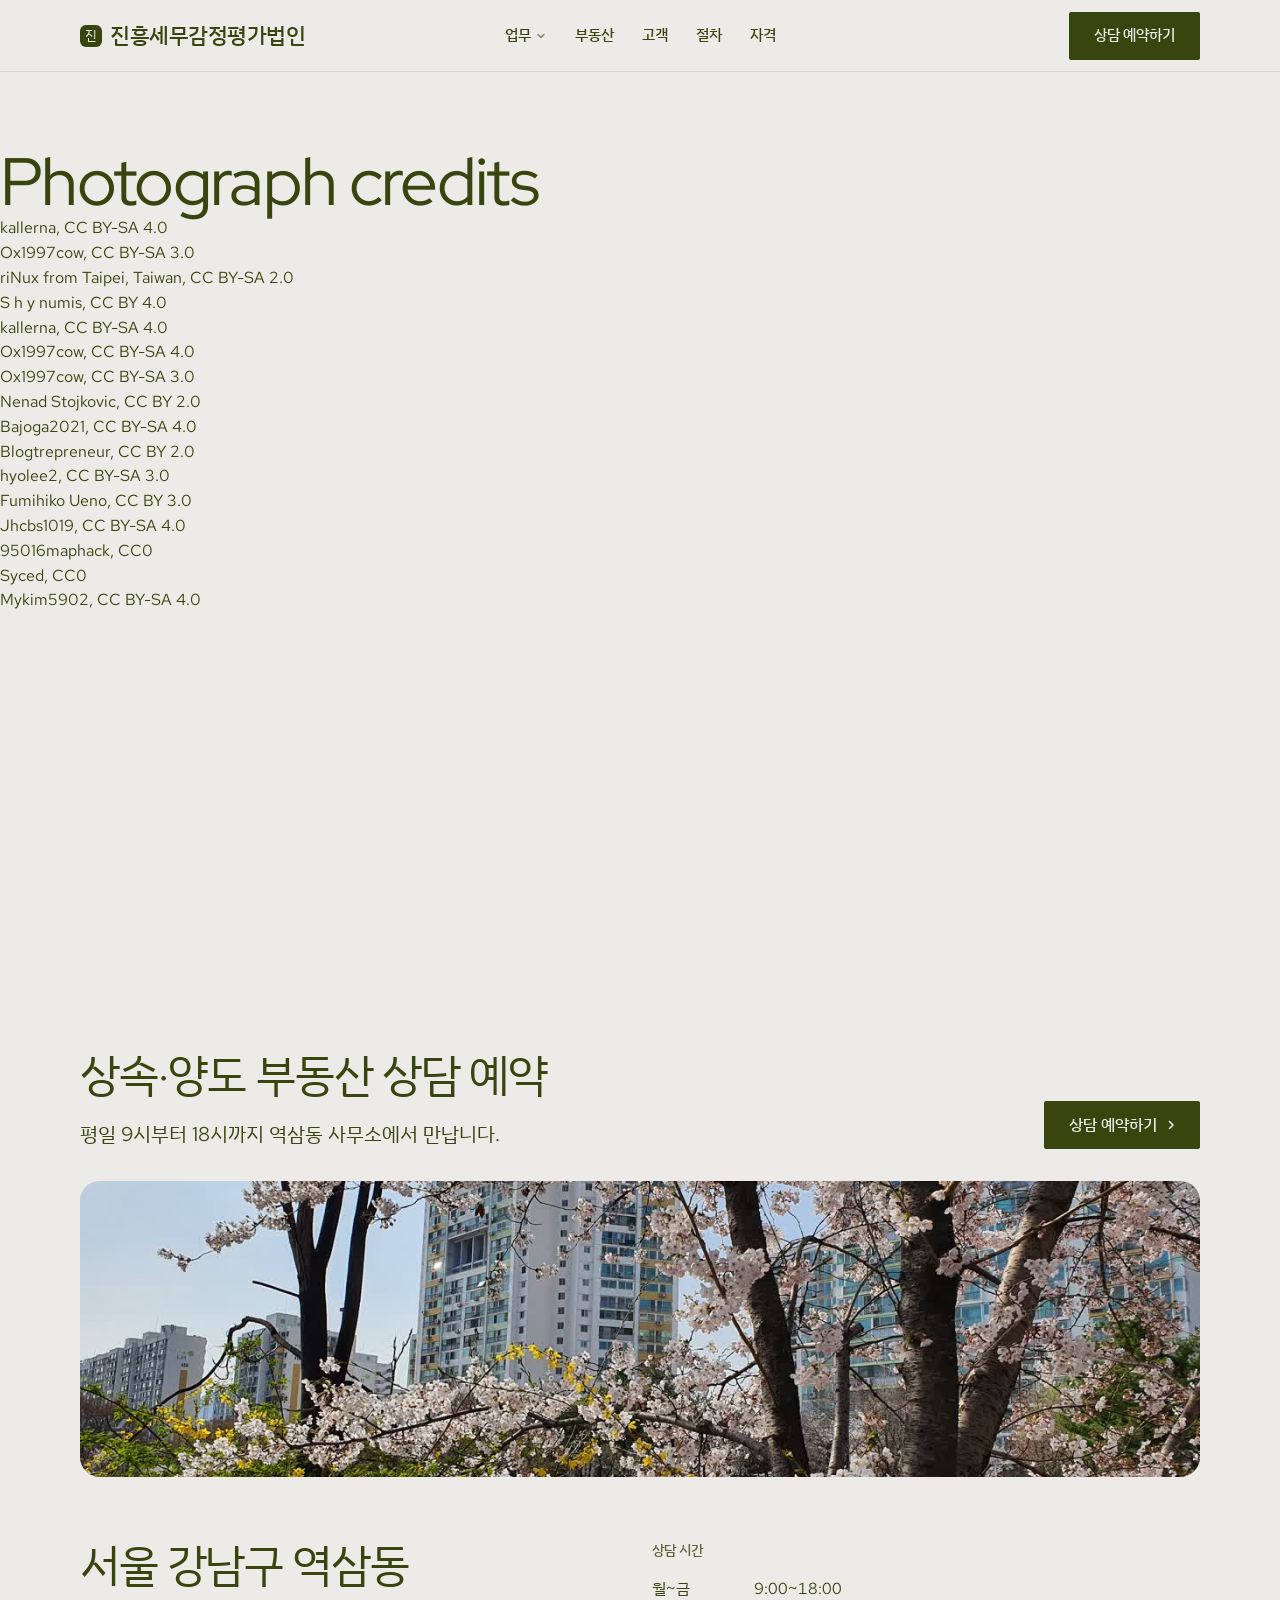
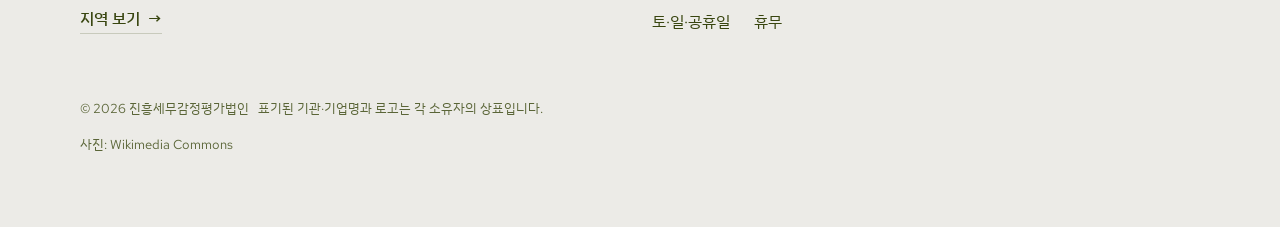
<file: credits.html>
<!doctype html>
<html lang="ko" data-type="service" data-radius="soft" data-buttons="block" data-motion>
<head>
<meta charset="utf-8">
<meta name="viewport" content="width=device-width, initial-scale=1, viewport-fit=cover">
<title>진흥세무감정평가법인: photograph credits</title>
<meta name="description" content="The photographers, licences and source pages of the photographs on the 진흥세무감정평가법인 website.">
<meta property="og:type" content="website">
<meta property="og:title" content="진흥세무감정평가법인: 부동산 감정평가와 세무 신고를 한 법인에서">
<meta property="og:description" content="세무사와 감정평가사가 한 팀으로 시가 감정부터 상속세·증여세·양도소득세 신고까지 맡습니다.">
<meta property="og:image" content="share.jpg">
<meta name="twitter:card" content="summary_large_image">
<link rel="icon" href="favicon.svg" type="image/svg+xml">
<meta name="theme-color" content="#ecebe7">
<!-- <link rel="canonical" href="https://[the client's domain]/"> : add once the domain exists -->
<meta name="site-kind" content="other">
<meta name="page-type" content="service">
<link rel="preconnect" href="https://fonts.googleapis.com">
<link rel="preconnect" href="https://fonts.gstatic.com" crossorigin>
<!-- the dealt pairing (Red Hat Display / Red Hat Text) carries Latin and figures; IBM Plex Sans KR carries Hangul -->
<link href="https://fonts.googleapis.com/css2?family=Red+Hat+Display:wght@400..700&family=Red+Hat+Text:wght@400..600&family=IBM+Plex+Sans+KR:wght@400;500;600&display=swap" rel="stylesheet">
<link rel="stylesheet" href="assets/system.css">
<link rel="stylesheet" href="assets/ui/cards.css">
<link rel="stylesheet" href="assets/motion/motion.css">
<link rel="stylesheet" href="assets/backgrounds/backgrounds.css">
<link rel="stylesheet" href="assets/layout/layout.css">
<link rel="stylesheet" href="assets/icons/icon.css">
<style>
:root {
  --p-bg: #ecebe7; --p-surface: #e1dfd9; --p-ink: #38450f; --p-muted: #5a6537;
  --p-accent: #38450f; --p-accent-ink: #ecebe7; --p-action: #38450f; --p-action-ink: #ecebe7;
  --p-inv-bg: #38450f; --p-inv-surface: #435020; --p-inv-ink: #ecebe7; --p-inv-muted: #bbbfaf;
  --p-inv-accent: #ecebe7; --p-inv-accent-ink: #38450f; --p-inv-action: #ecebe7; --p-inv-action-ink: #38450f;
  --font-display: "Red Hat Display", system-ui, sans-serif;
  --font-text: "Red Hat Text", system-ui, sans-serif;
  --display-weight: 400;
  --display-tracking: -0.025em;
  --display-tracking-xl: -0.035em;
}
</style>
<!-- Korean setting (page CSS): Hangul falls through to IBM Plex Sans KR after the dealt Latin faces; Hangul fills the
     em box, so the hero type steps down to the optical size of the Latin pairing and opens its leading; words never
     break inside a word (keep-all). -->
<style>
:root {
  --font-display: "Red Hat Display", "IBM Plex Sans KR", system-ui, sans-serif;
  --font-text: "Red Hat Text", "IBM Plex Sans KR", system-ui, sans-serif;
}
html:lang(ko) { word-break: keep-all; overflow-wrap: break-word; }
html:lang(ko) .hero { --ly-scale: .84; }
html:lang(ko) .hero h1 { line-height: 1.16; letter-spacing: -0.03em; }
html:lang(ko) :is(h2, h3) { line-height: 1.24; letter-spacing: -0.02em; }
</style>
<script>document.documentElement.classList.add('m-enter');setTimeout(()=>document.documentElement.classList.add('m-enter-done'),700)</script>
<script>document.documentElement.classList.add('mo-js');setTimeout(()=>document.documentElement.classList.add('mo-safe'),2500)</script>
<link rel="modulepreload" href="assets/moments/moments.js">
<link rel="modulepreload" href="assets/moments/lib.js">
<link rel="modulepreload" href="assets/moments/photo-chapters/moment.js">
<link rel="modulepreload" href="assets/moments/word-highlight/moment.js">
<!-- page CSS: only what sits inside a visual -->
<style>
  /* the film hides its words box while it plays; it comes back when the film ends */
  .hero--film .hero__media:has(> video):not(.is-ended) .hero__over > :first-child { display: none; }
  /* client logos: one height per row, their own colours */
  #clients .clients__row { align-items: center; padding-block: var(--s-5); border-bottom: 1px solid var(--line); }
  #clients .section-head + .clients__row { border-top: 1px solid var(--line); }
  #clients .logos { justify-content: flex-start; gap: var(--s-5) var(--s-7); }
  #clients .logos > img { height: var(--logo-h, 32px); }
  /* the licence cards: the body's emblem on a flat panel; card text in the full ink (the olive ink softened
     to 84% falls under 7:1) */
  #licences .card { --c-text: var(--ink); }
  /* the booking photograph under its words: the column's foot on a desktop, a 4:3 frame once the split stacks */
  @media (max-width: 1023px) { #booking .split-col > .frame--fill { height: auto; aspect-ratio: 4 / 3; } }
  #licences .panel { --p-h: 300px; }
  #licences .licence__mark { display: block; height: var(--em-h, 40px); width: auto; margin-bottom: var(--s-4); }
  @media (max-width: 639px) { #licences .panel { --p-h: 200px; } }
  /* the process diagram's panel: the height of the steps beside it */
  #process .panel { --p-h: 440px; }
  @media (max-width: 639px) { #process .panel { --p-h: 360px; } }
</style>
</head>
<body>
<!-- type: service (site-kind other)
     deal: hero film, nav nav-centre, close close-photo, footer footer-visit, rhythm space, buttons block, mark initial,
           palette olive-on-bone, type red-hat (+ IBM Plex Sans KR for Hangul), radius soft, grounds none (kind other)
     moments: word-highlight (#why), photo-chapters (#property)
     film: media/film (HyperFrames source in film/) -->
<header class="nav nav--centre">
  <div class="wrap nav__bar">
    <a class="skip-link" href="#top">본문 바로가기</a>
    <a class="nav__logo" href="#top"><span class="mark mark--initial" aria-hidden="true">진</span>진흥세무감정평가법인</a>
    <nav class="nav__links" aria-label="주 메뉴">
      <div class="nav__item">
        <a class="nav__link" href="#services">업무 <svg class="chev" viewBox="0 0 12 12" aria-hidden="true"><path d="M3 4.5l3 3 3-3" fill="none" stroke="currentColor" stroke-width="1.5" stroke-linecap="round" stroke-linejoin="round"/></svg></a>
        <div class="nav__menu">
          <div class="wrap grid">
            <div class="menu-col span-3">
              <p class="t-label">세무</p>
              <a href="#svc-inherit">상속·증여 신고<span>시가 감정과 신고를 함께</span></a>
              <a href="#svc-transfer">양도소득세 신고<span>취득가액 감정 포함</span></a>
              <a href="#svc-books">기장과 세무조정<span>개인사업자와 법인</span></a>
            </div>
            <div class="menu-col span-3">
              <p class="t-label">감정평가</p>
              <a href="#svc-revalue">법인 자산재평가<span>토지·건물을 시가로</span></a>
              <a href="#svc-collateral">담보·경매·소송 감정<span>금융기관과 법원</span></a>
              <a href="#svc-compensation">토지 보상평가<span>공익사업 편입 토지</span></a>
            </div>
            <a class="menu-card span-3 start-10" href="#property">
              <div class="panel"><img class="frame__img" src="assets/img/photo-f121586717-500.jpg" alt="언덕을 따라 늘어선 아파트 단지" loading="lazy"></div>
              <span class="t-card">평가하는 부동산</span>
              <span class="t-small muted">꼬마빌딩부터 농지까지</span>
            </a>
          </div>
        </div>
      </div>
      <div class="nav__item"><a class="nav__link" href="#property">부동산</a></div>
      <div class="nav__item"><a class="nav__link" href="#clients">고객</a></div>
      <div class="nav__item"><a class="nav__link" href="#process">절차</a></div>
      <div class="nav__item"><a class="nav__link" href="#licences">자격</a></div>
    </nav>
    <div class="nav__actions">
      <a class="btn btn--primary" href="#booking">상담 예약하기</a>
    </div>
    <button class="nav__toggle" type="button" aria-expanded="false" aria-label="메뉴">
      <svg width="18" height="18" viewBox="0 0 18 18" aria-hidden="true"><path d="M2 5h14M2 13h14" stroke="currentColor" stroke-width="1.6" stroke-linecap="round"/></svg>
    </button>
  </div>
</header>
<main id="top">
  <p><a class="link" href="index.html">진흥세무감정평가법인</a></p>
  <section class="credits-list" id="credits" aria-labelledby="credits-h">
    <h1 id="credits-h">Photograph credits</h1>
    <ul>
      <li><a href="https://commons.wikimedia.org/wiki/File:Gangnam_from_Yeoksam_1.jpg">kallerna</a>, <a href="https://creativecommons.org/licenses/by-sa/4.0">CC BY-SA 4.0</a></li>
      <li><a href="https://commons.wikimedia.org/wiki/File:Wide_view_of_Nowon-gu_Apartment_buildings.jpg">Ox1997cow</a>, <a href="https://creativecommons.org/licenses/by-sa/3.0">CC BY-SA 3.0</a></li>
      <li><a href="https://commons.wikimedia.org/wiki/File:Korea-Gyeongju-Rice_paddy_field-01.jpg">riNux from Taipei, Taiwan</a>, <a href="https://creativecommons.org/licenses/by-sa/2.0">CC BY-SA 2.0</a></li>
      <li><a href="https://commons.wikimedia.org/wiki/File:Skyline_of_Yeouido,_a_prominent_finance_district_in_Seoul.jpg">S h y numis</a>, <a href="https://creativecommons.org/licenses/by/4.0">CC BY 4.0</a></li>
      <li><a href="https://commons.wikimedia.org/wiki/File:Daechi_Dongbo_Centreville_Apartment_Complex_2.jpg">kallerna</a>, <a href="https://creativecommons.org/licenses/by-sa/4.0">CC BY-SA 4.0</a></li>
      <li><a href="https://commons.wikimedia.org/wiki/File:Gangnam-gu_seen_from_Seed_Cube_Changdong.jpg">Ox1997cow</a>, <a href="https://creativecommons.org/licenses/by-sa/4.0">CC BY-SA 4.0</a></li>
      <li><a href="https://commons.wikimedia.org/wiki/File:Cherry_Blossoms,_Forsythia_koreana_and_the_first_high-rise_apartment_building_in_South_Korea.jpg">Ox1997cow</a>, <a href="https://creativecommons.org/licenses/by-sa/3.0">CC BY-SA 3.0</a></li>
      <li><a href="https://commons.wikimedia.org/wiki/File:Close-up_of_stacked_books._(51539890528).jpg">Nenad Stojkovic</a>, <a href="https://creativecommons.org/licenses/by/2.0/">CC BY 2.0</a></li>
      <li><a href="https://commons.wikimedia.org/wiki/File:Floor_plan01.jpg">Bajoga2021</a>, <a href="https://creativecommons.org/licenses/by-sa/4.0">CC BY-SA 4.0</a></li>
      <li><a href="https://commons.wikimedia.org/wiki/File:Legal_Contract_%26_Signature_-_Warm_Tones.jpg">Blogtrepreneur</a>, <a href="https://creativecommons.org/licenses/by/2.0/">CC BY 2.0</a></li>
      <li><a href="https://commons.wikimedia.org/wiki/File:Gangnam_district_tax_office.JPG">hyolee2</a>, <a href="https://creativecommons.org/licenses/by-sa/3.0">CC BY-SA 3.0</a></li>
      <li><a href="https://commons.wikimedia.org/wiki/File:Yeoksam-dong,_Gangnam-gu,_Seoul,_South_Korea_-_panoramio_(4).jpg">Fumihiko Ueno</a>, <a href="https://creativecommons.org/licenses/by/3.0">CC BY 3.0</a></li>
      <li><a href="https://commons.wikimedia.org/wiki/File:Guri_Pocheon_Expwy_Yongamcheon1Bridge_Under_Construction_01.jpg">Jhcbs1019</a>, <a href="https://creativecommons.org/licenses/by-sa/4.0">CC BY-SA 4.0</a></li>
      <li><a href="https://commons.wikimedia.org/wiki/File:Seoul_Seobu_Local_Court.jpg">95016maphack</a>, <a href="https://creativecommons.org/publicdomain/zero/1.0/">CC0</a></li>
      <li><a href="https://commons.wikimedia.org/wiki/File:Surveying_prism_and_total_station,_for_land_surveying,_in_Shibuya-ku.jpg">Syced</a>, <a href="https://creativecommons.org/publicdomain/zero/1.0/">CC0</a></li>
      <li><a href="https://commons.wikimedia.org/wiki/File:Masan_district_tax_office.jpg">Mykim5902</a>, <a href="https://creativecommons.org/licenses/by-sa/4.0">CC BY-SA 4.0</a></li>
    </ul>
  </section>
</main>

<footer class="footer closing footer--visit" id="contact" aria-labelledby="close-h">
  <div class="wrap">
    <div class="closing__cta close--photo">
      <div class="section-head--split">
        <div><h2 id="close-h">상속·양도 부동산 상담 예약</h2><p class="t-lead">평일 9시부터 18시까지 역삼동 사무소에서 만납니다.</p></div>
        <a class="btn btn--primary" href="#booking">상담 예약하기<svg class="m-arrow" viewBox="0 0 12 12" aria-hidden="true"><path class="m-arrow__stem" d="M1 6h8"/><path class="m-arrow__head" d="M4.5 2.5 8 6l-3.5 3.5"/></svg></a>
      </div>
      <div class="close__media"><img src="assets/img/photo-f116724907-1280.jpg" srcset="assets/img/photo-f116724907-500.jpg 500w, assets/img/photo-f116724907-960.jpg 960w, assets/img/photo-f116724907-1280.jpg 1280w" sizes="(max-width: 1440px) 100vw, 1280px" width="1280" height="720" alt="벚꽃과 개나리 너머로 보이는 아파트" loading="lazy" decoding="async" style="object-position: 50% 40%" data-source="stand-in" data-subject="apartments in spring"></div>
    </div>
    <div class="closing__links">
      <div class="grid">
        <div class="span-6 stack-4">
          <address class="footer__address" data-assumed>서울 강남구 역삼동</address>
          <p><a class="link" href="https://www.openstreetmap.org/search?query=%EC%97%AD%EC%82%BC%EB%8F%99%20%EA%B0%95%EB%82%A8%EA%B5%AC%20%EC%84%9C%EC%9A%B8">지역 보기</a></p>
        </div>
        <div class="span-5 start-7 stack-4">
          <h3>상담 시간</h3>
          <dl class="hours" data-assumed><dt>월~금</dt><dd>9:00~18:00</dd><dt>토·일·공휴일</dt><dd>휴무</dd></dl>
        </div>
      </div>
      <div class="footer__legal">
        <span>&copy; 2026 진흥세무감정평가법인 &nbsp; 표기된 기관·기업명과 로고는 각 소유자의 상표입니다.</span>
        <a class="credits" href="credits.html">사진: Wikimedia Commons</a>
      </div>
    </div>
  </div>
</footer>

<script type="module" src="assets/system.js"></script>
<script type="module" src="assets/motion/motion.js"></script>
<script type="module" src="assets/layout/layout.js"></script>
</body>
</html>
</file>
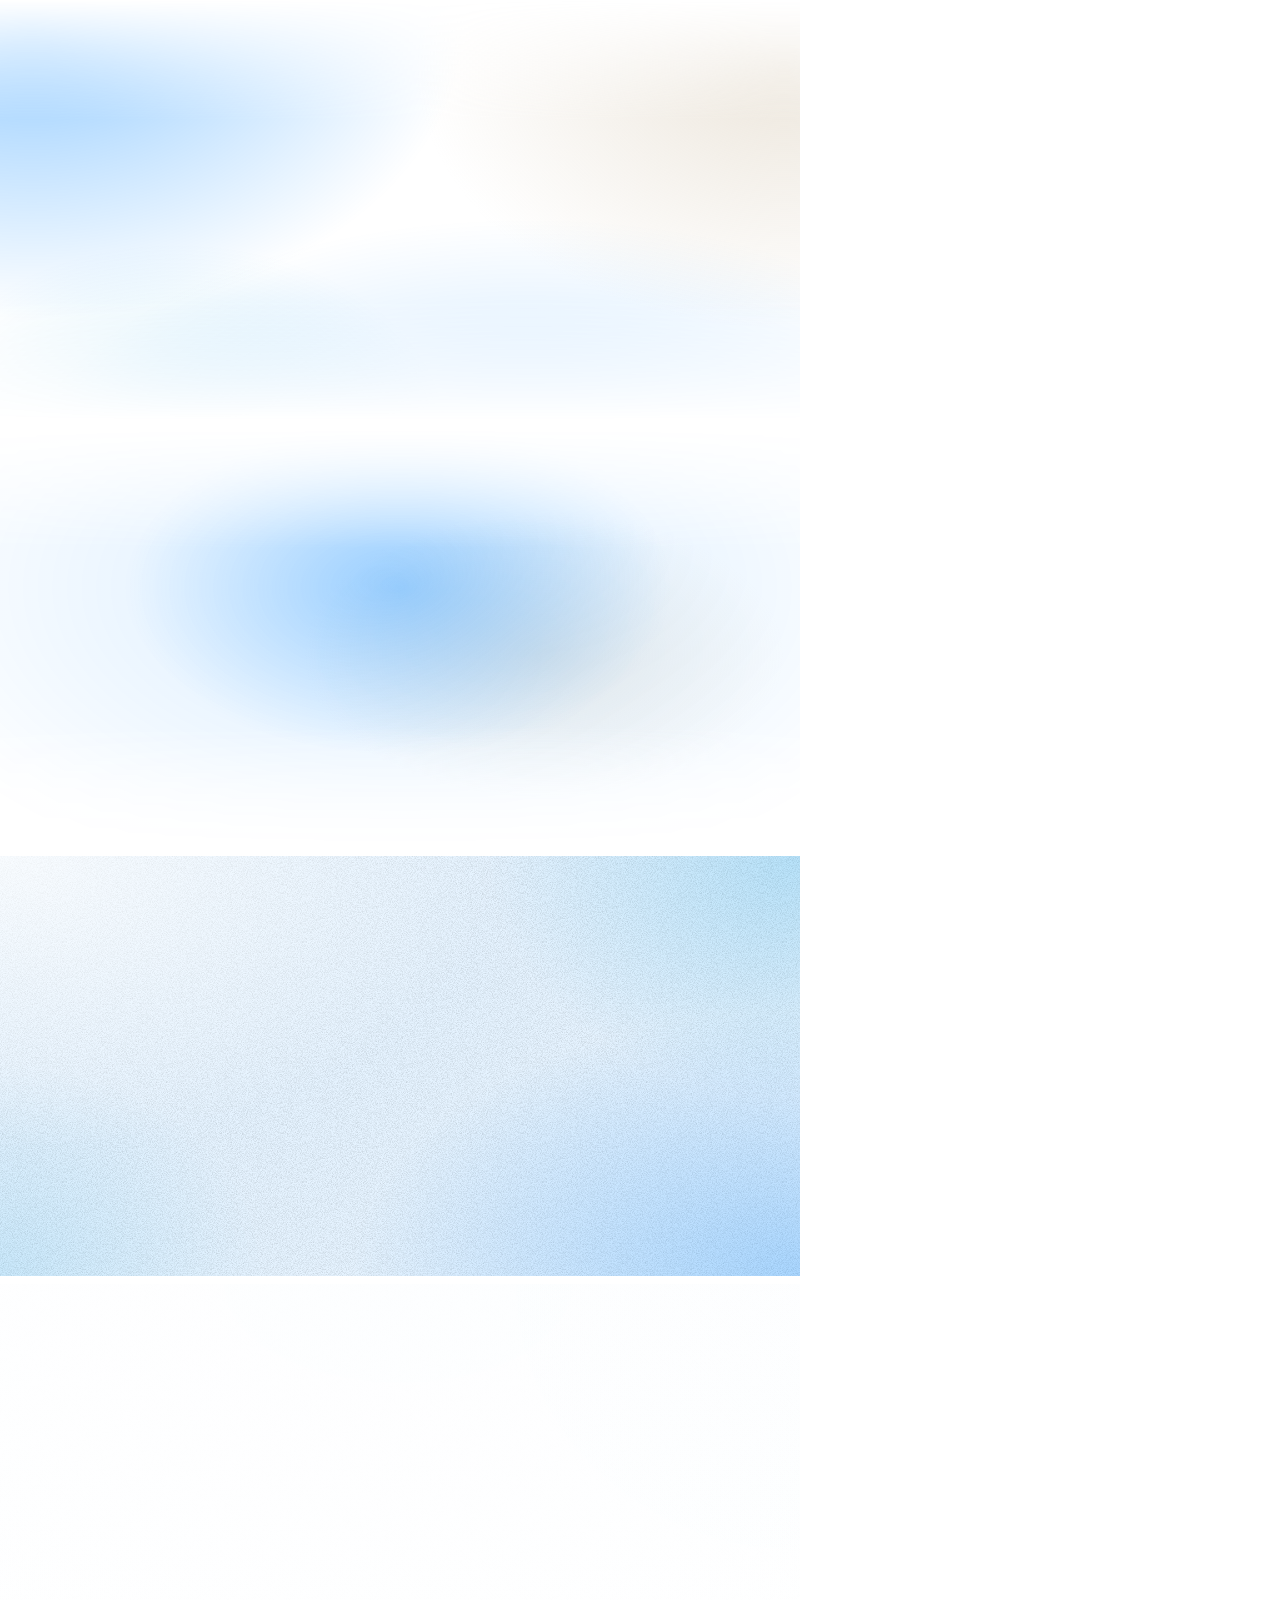
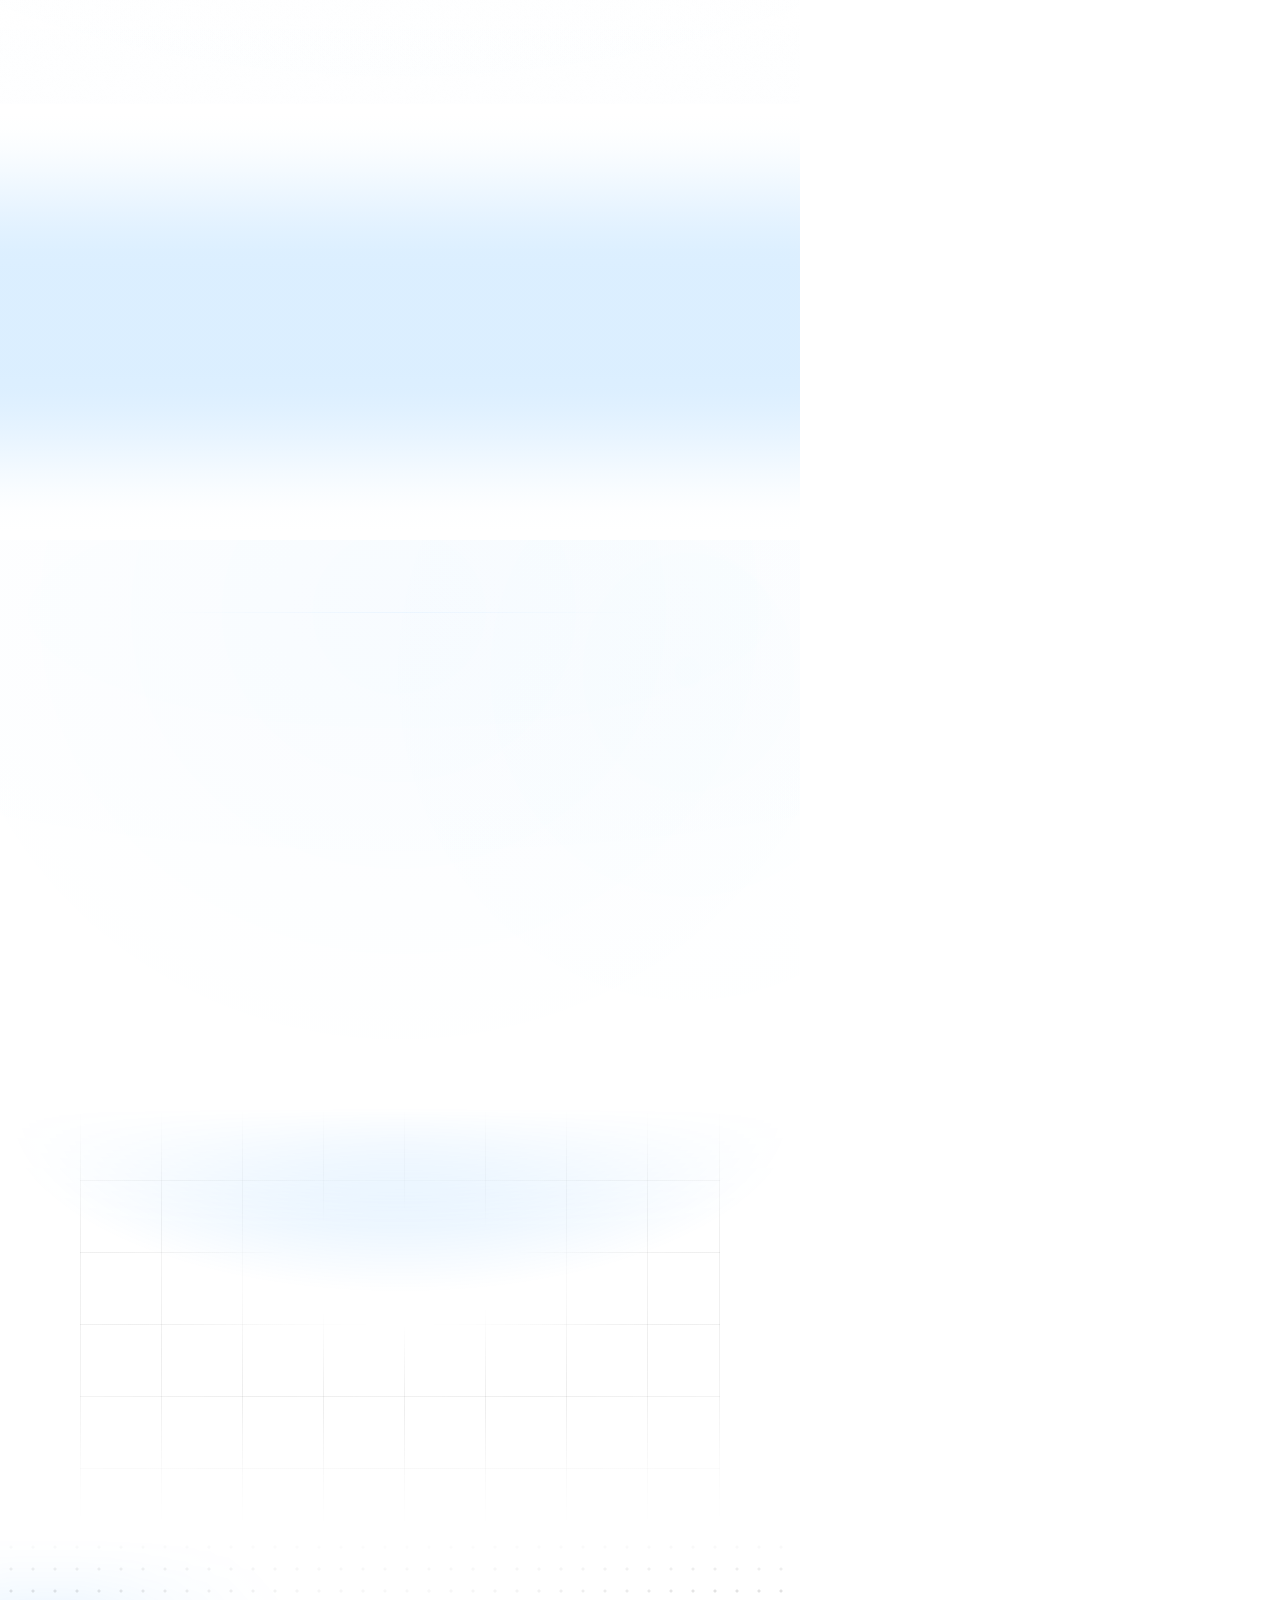
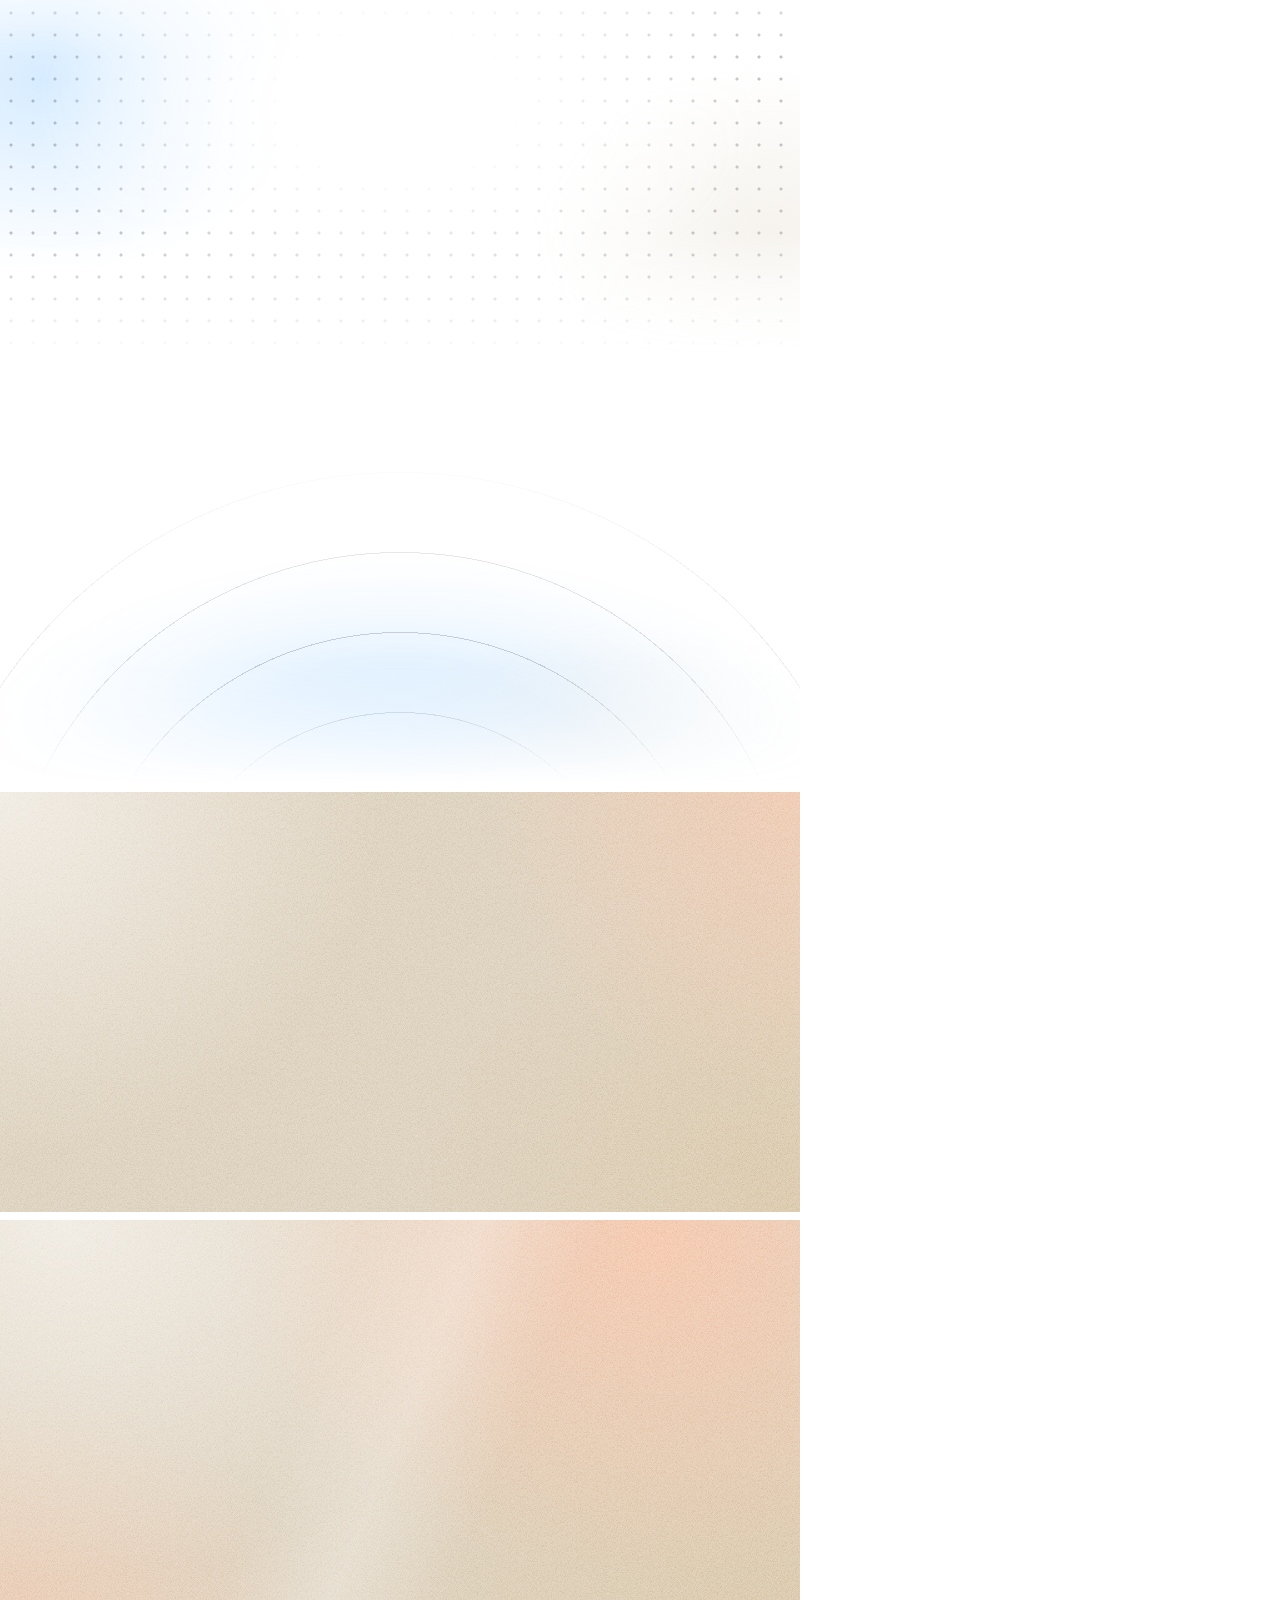
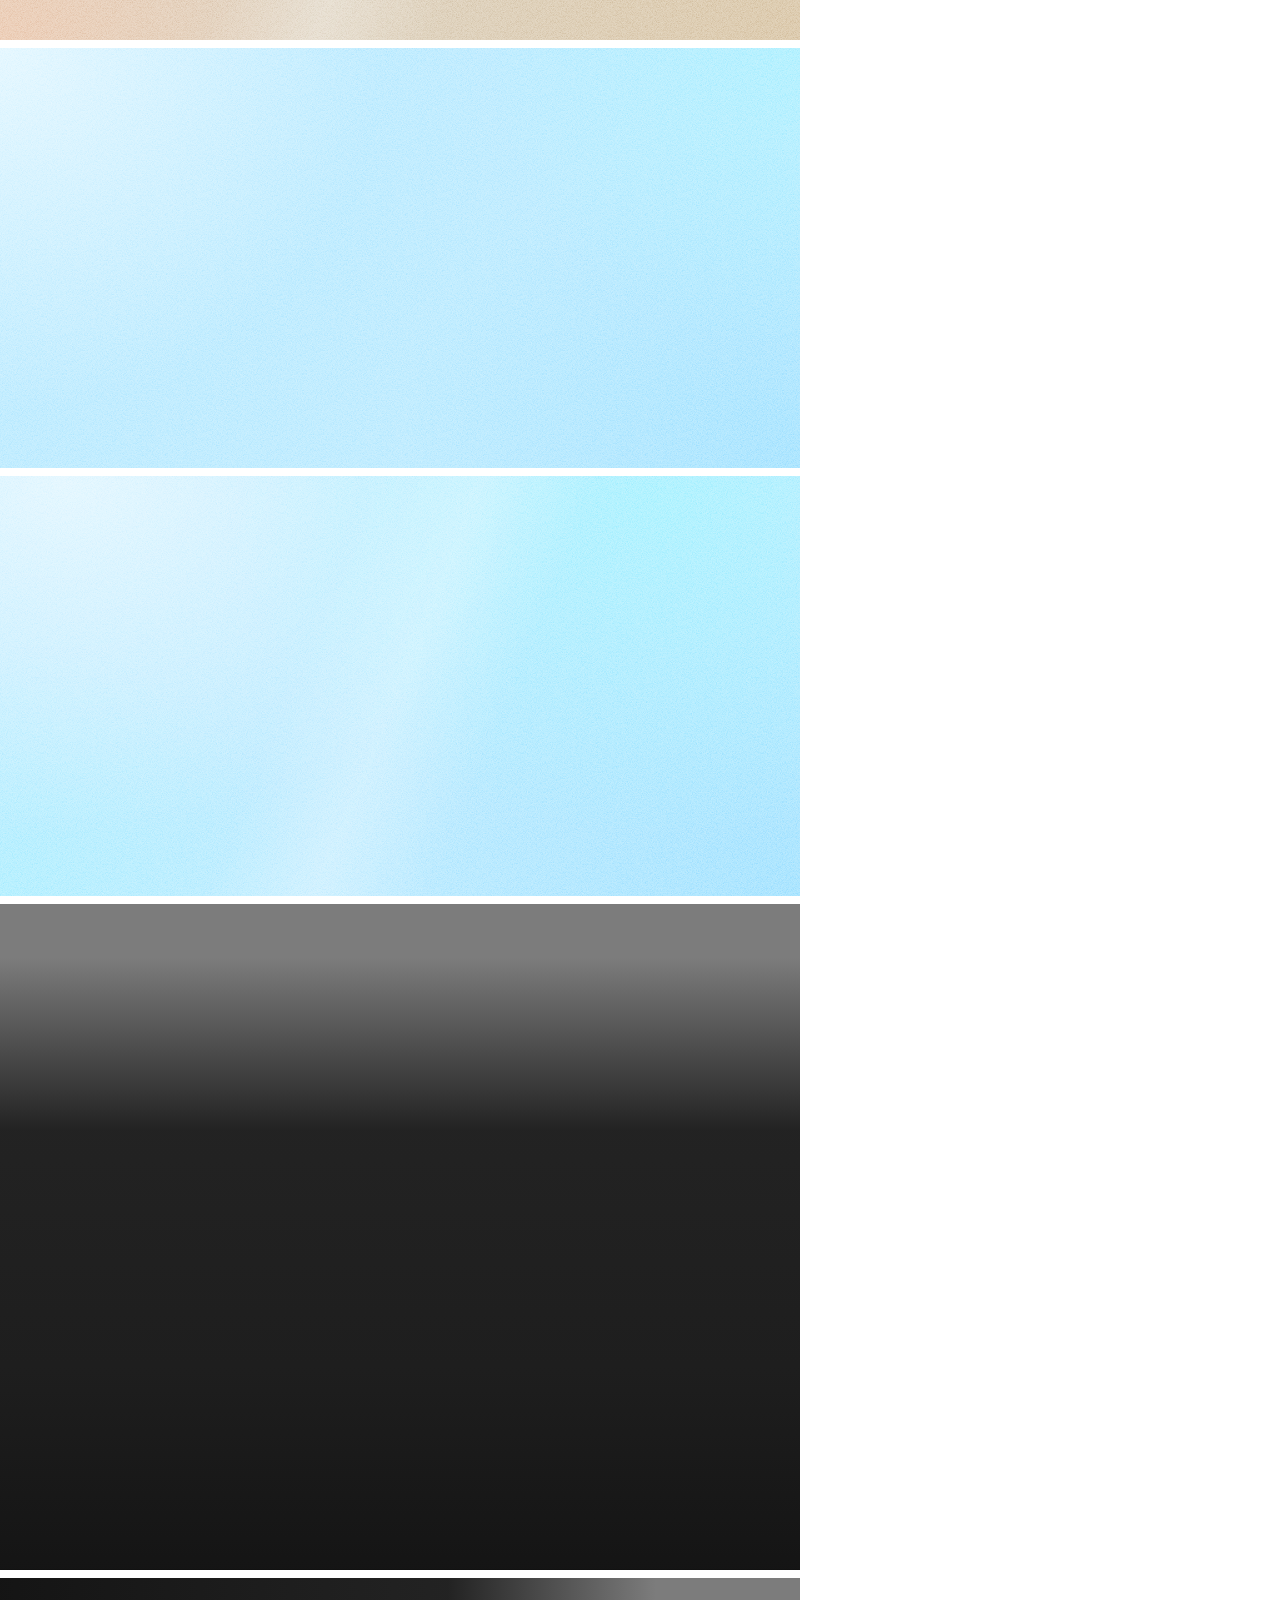
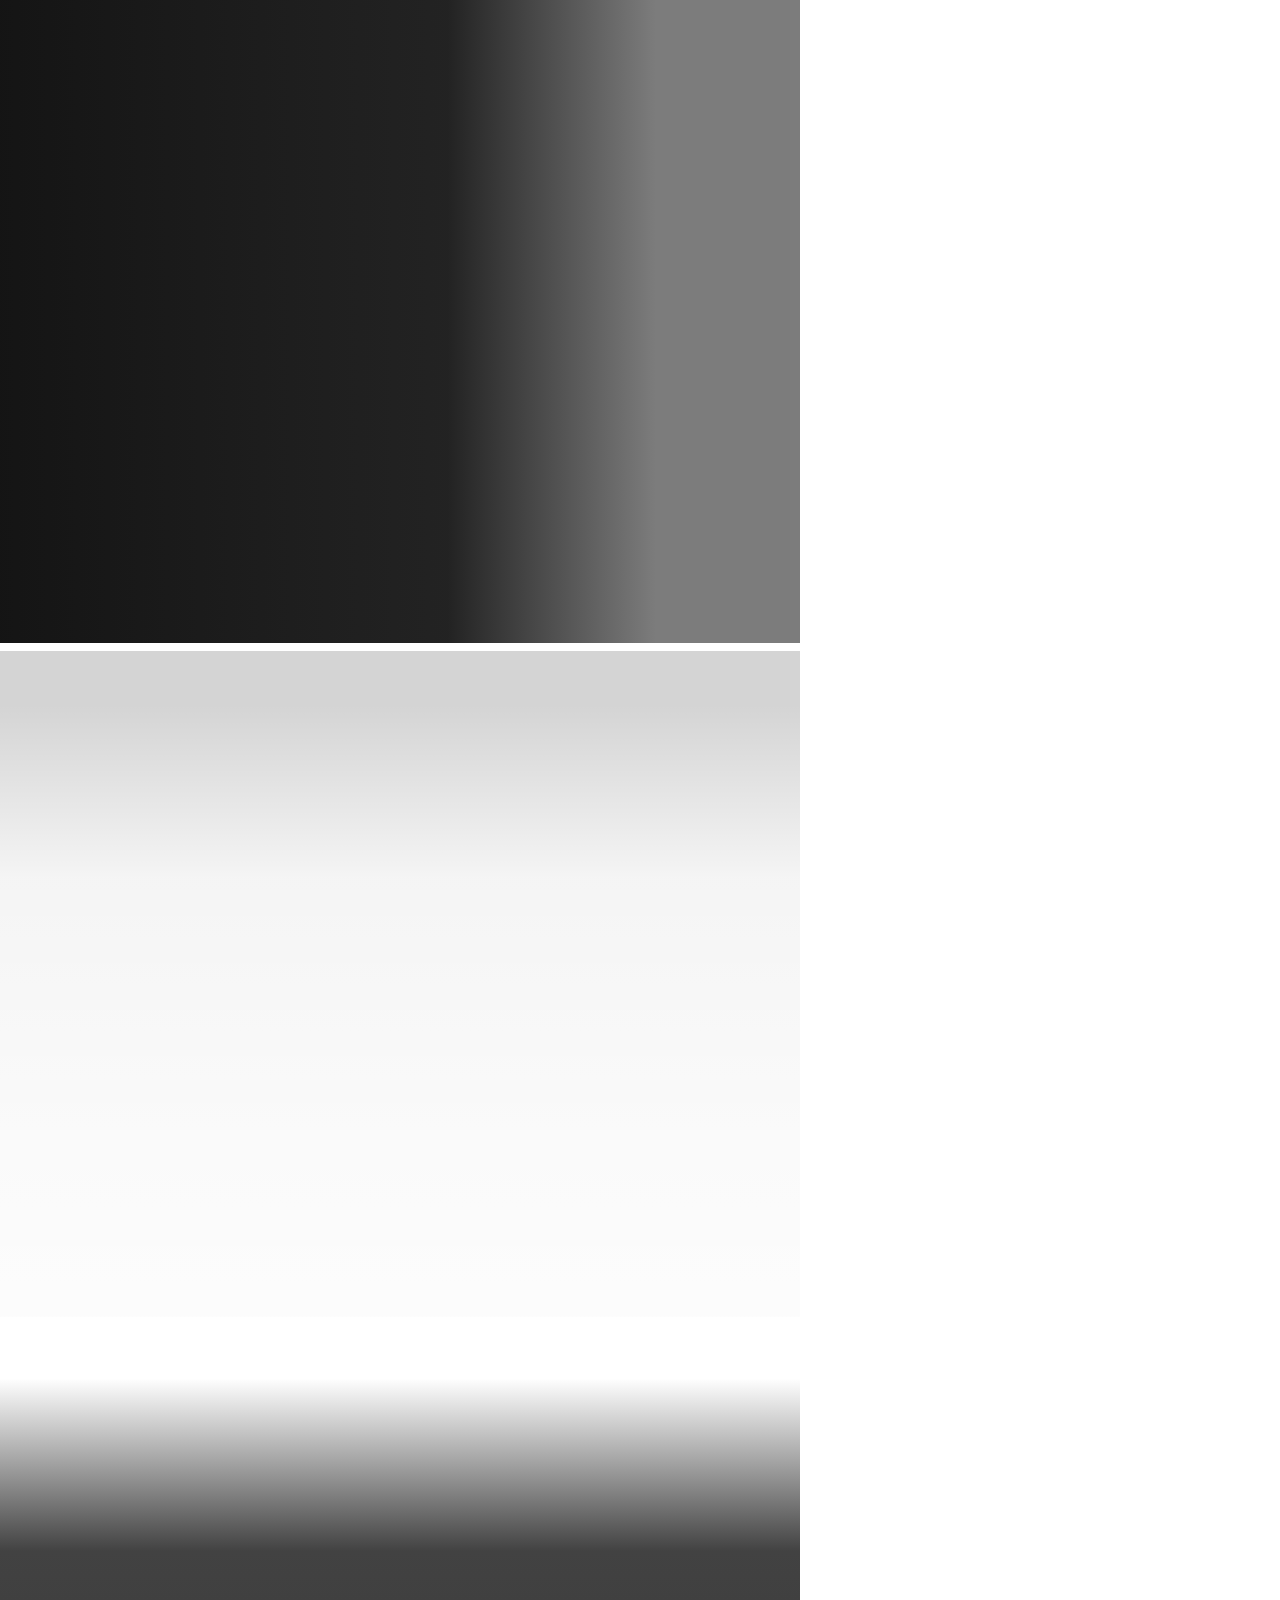
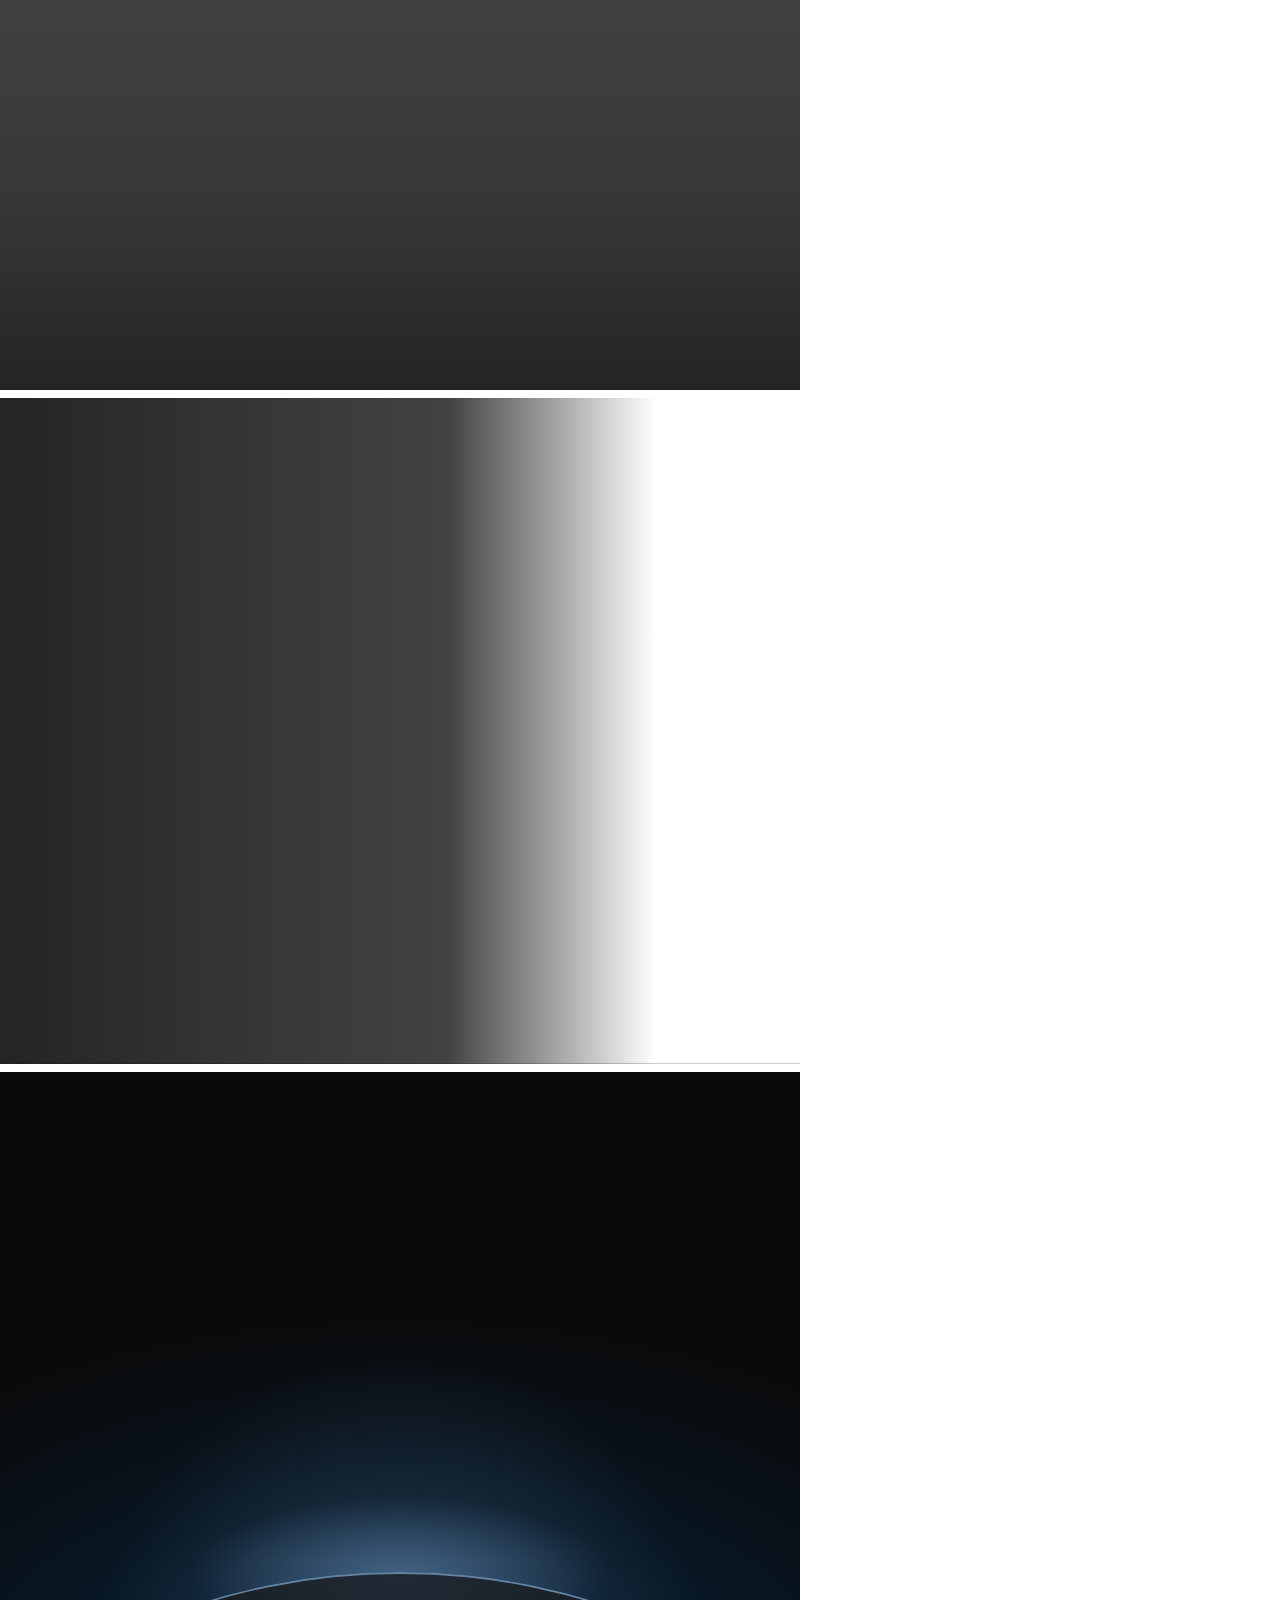
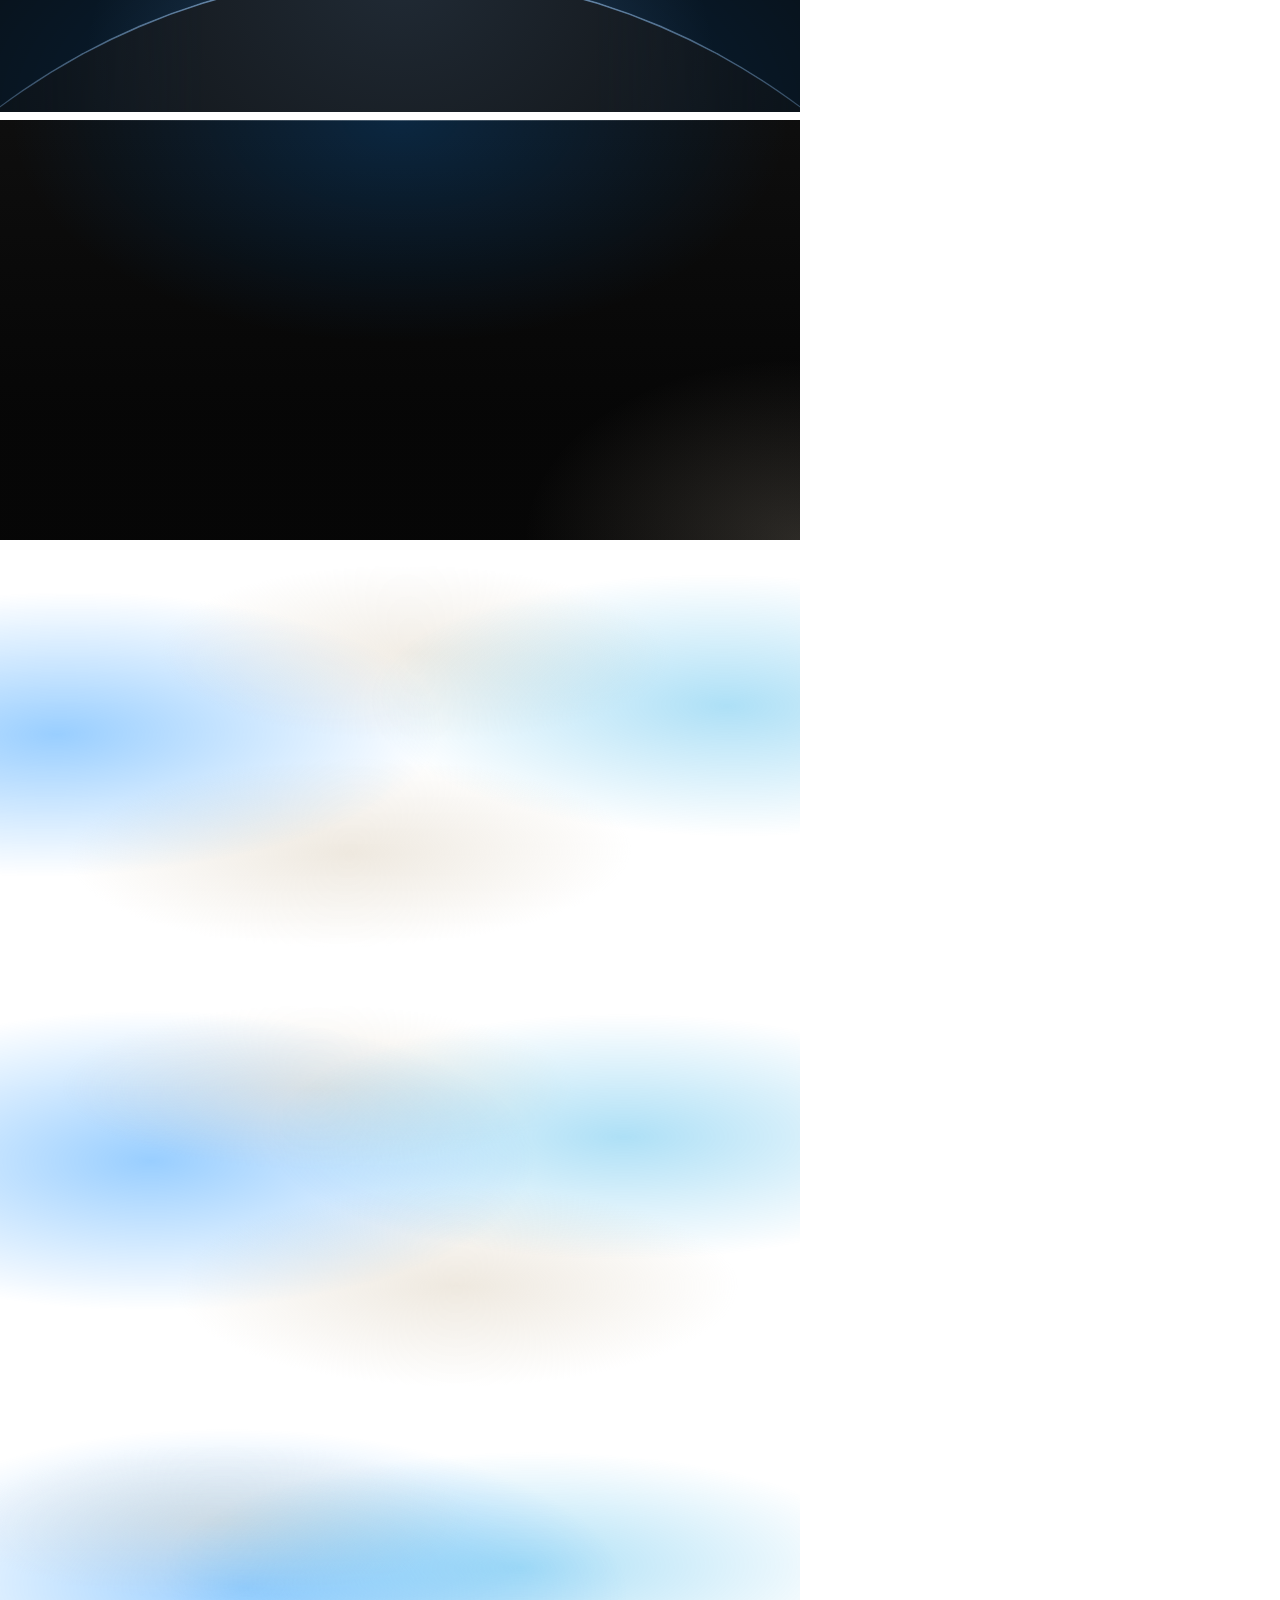
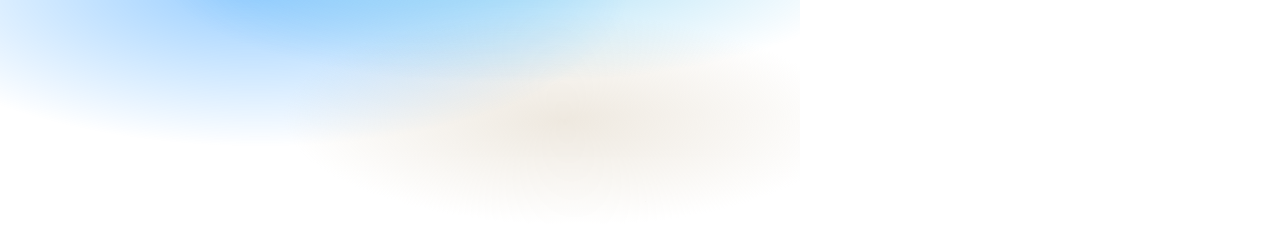
<file: assets/backgrounds/check.html>
<!doctype html>
<html lang="en" data-ground="sand">
<head>
<meta charset="utf-8">
<title>Backgrounds contrast check</title>
<!-- Every ground in a 800px box, for check.mjs: it sets a palette, screenshots the boxes and measures
     the ink and muted contrast on every pixel of each ground's text zone (index.json). The photograph
     grounds sit on a flat grey picture: #7c7c7c for the dark scrim, #d4d4d4 for the light one; and the worst case of the dark scrim: a white
     picture (white words on it). The light scrim is for pale photographs only. -->
<link rel="stylesheet" href="../system.css">
<link rel="stylesheet" href="backgrounds.css">
<style>body { margin: 0; width: 800px; } .box { width: 800px; margin: 0 0 8px; padding: 24px; font-size: 20px; } .pi, .pm { visibility: hidden; } .pi { color: var(--ink); } .pm { color: var(--muted); }  /* the liquid blobs held at the start, the middle and the end of their drift (the keyframes in backgrounds.css), so the text zone is measured where they stand under it */
  .at-start::before { animation: none; transform: translate3d(-7%, 0, 0) skewX(-7deg) scaleY(.94); } .at-start::after { animation: none; transform: translate3d(8%, 0, 0) skewX(6deg) scaleY(1.04); }
  .at-mid::before { animation: none; transform: translate3d(.5%, 0, 0) skewX(-.5deg) scaleY(.995); } .at-mid::after { animation: none; transform: translate3d(-.5%, 0, 0) scaleY(.98); }
  .at-end::before { animation: none; transform: translate3d(8%, 0, 0) skewX(6deg) scaleY(1.05); } .at-end::after { animation: none; transform: translate3d(-9%, 0, 0) skewX(-6deg) scaleY(.92); }
</style>
<script src="backgrounds.js" defer></script>
</head>
<body>
<div class="bg-mist box" data-g="mist" style="height:420px"><span class="pi">Ink</span> <span class="pm">Muted</span></div>
<div class="bg-halo box" data-g="halo" style="height:420px"><span class="pi">Ink</span> <span class="pm">Muted</span></div>
<div class="bg-grain box" data-g="grain" style="height:420px"><span class="pi">Ink</span> <span class="pm">Muted</span></div>
<div class="bg-paper box" data-g="paper" style="height:420px"><span class="pi">Ink</span> <span class="pm">Muted</span></div>
<div class="bg-dusk box" data-g="dusk" style="height:420px"><span class="pi">Ink</span> <span class="pm">Muted</span></div>
<div class="bg-topglow box" data-g="topglow" style="height:560px"><span class="pi">Ink</span> <span class="pm">Muted</span></div>
<div class="bg-ruled box" data-g="ruled" style="height:420px"><span class="pi">Ink</span> <span class="pm">Muted</span></div>
<div class="bg-dots box" data-g="dots" style="height:420px"><span class="pi">Ink</span> <span class="pm">Muted</span></div>
<div class="bg-arcs box" data-g="arcs" style="height:420px"><span class="pi">Ink</span> <span class="pm">Muted</span></div>
<div class="bg-band box" data-g="band" style="height:420px"><span class="pi">Ink</span> <span class="pm">Muted</span></div>
<div class="bg-field box" data-g="field" style="height:420px"><span class="pi">Ink</span> <span class="pm">Muted</span></div>
<div class="bg-band bg-tint box" data-g="band-tint" style="height:420px"><span class="pi">Ink</span> <span class="pm">Muted</span></div>
<div class="bg-field bg-tint box" data-g="field-tint" style="height:420px"><span class="pi">Ink</span> <span class="pm">Muted</span></div>
<div class="bg-photo box" data-g="photo" style="height:520px;--g-photo:linear-gradient(#7c7c7c,#7c7c7c)"><span class="pi">Ink</span> <span class="pm">Muted</span></div>
<div class="bg-photo bg-photo--left box" data-g="photo-left" style="height:520px;--g-photo:linear-gradient(#7c7c7c,#7c7c7c)"><span class="pi">Ink</span> <span class="pm">Muted</span></div>
<div class="bg-photo bg-photo--light box" data-g="photo-light" style="height:520px;--g-photo:linear-gradient(#d4d4d4,#d4d4d4)"><span class="pi">Ink</span> <span class="pm">Muted</span></div>
<div class="bg-photo box" data-g="photo-white" style="height:520px;--g-photo:linear-gradient(#fff,#fff)"><span class="pi">Ink</span> <span class="pm">Muted</span></div>
<div class="bg-photo bg-photo--left box" data-g="photo-left-white" style="height:520px;--g-photo:linear-gradient(#fff,#fff)"><span class="pi">Ink</span> <span class="pm">Muted</span></div>
<div class="bg-horizon box" data-g="horizon" style="height:640px"><span class="pi">Ink</span> <span class="pm">Muted</span></div>
<div class="bg-deep box" data-g="deep" style="height:420px"><span class="pi">Ink</span> <span class="pm">Muted</span></div>
<div class="bg-liquid box at-start" data-g="liquid" data-no-pause style="height:420px"><span class="pi">Ink</span> <span class="pm">Muted</span></div>
<div class="bg-liquid box at-mid" data-g="liquid-mid" data-no-pause style="height:420px"><span class="pi">Ink</span> <span class="pm">Muted</span></div>
<div class="bg-liquid box at-end" data-g="liquid-end" data-no-pause style="height:420px"><span class="pi">Ink</span> <span class="pm">Muted</span></div>

</body>
</html>
</file>
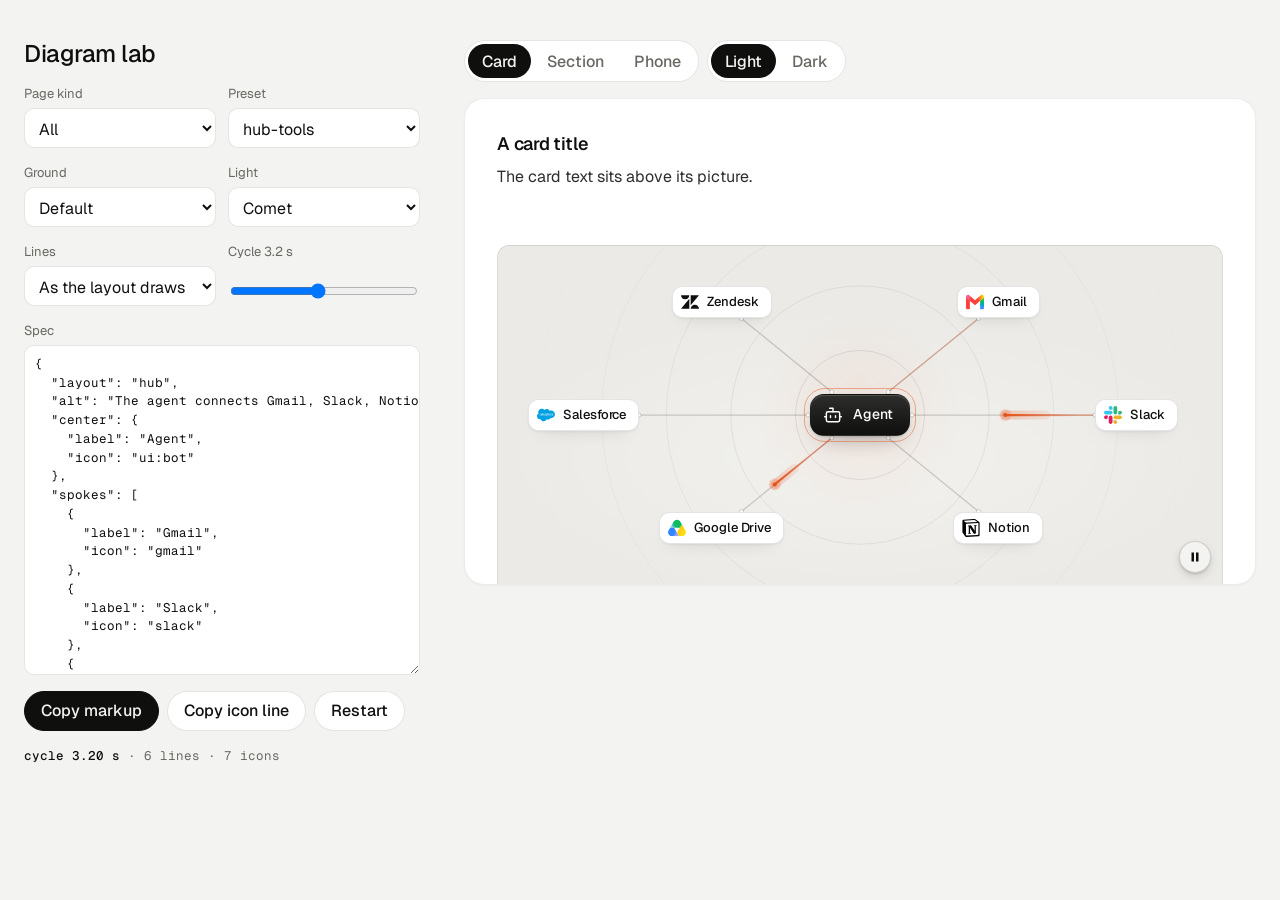
<file: assets/diagrams/lab.html>
<!doctype html>
<html lang="en">
<head>
<meta charset="utf-8">
<meta name="viewport" content="width=device-width, initial-scale=1">
<title>Diagram lab</title>
<link rel="preconnect" href="https://fonts.googleapis.com">
<link rel="preconnect" href="https://fonts.gstatic.com" crossorigin>
<link href="https://fonts.googleapis.com/css2?family=Geist:wght@300..700&family=Geist+Mono:wght@400;500&display=swap" rel="stylesheet">
<link rel="stylesheet" href="../ui/cards.css">
<link rel="stylesheet" href="diagram.css">
<style>
  /* The builder: pick a preset, change the JSON or the controls, see the card at once, copy the markup. Not part of a page. */
  :root { --font-text: "Geist", system-ui, sans-serif; --font-display: "Geist", system-ui, sans-serif; --font-mono: "Geist Mono", ui-monospace, monospace; }
  [data-theme="light"] { --bg: #f3f3f1; --card: #ffffff; --ink: #0f0f0e; --muted: #686863; --accent: #e5531c; --accent-ink: #ffffff; --frag: #ffffff; --ground-bg: #ebeae6; --ground-accent: #dcd9d0; --line: rgb(0 0 0 / .1); --field: #ffffff; }
  [data-theme="light"][data-accent="blue"] { --accent: #2456e8; }
  [data-theme="light"][data-accent="green"] { --accent: #16825d; }
  [data-theme="dark"] { --bg: #070708; --card: #141416; --ink: #f2f2ef; --muted: #8f9094; --accent: #ff7a3c; --accent-ink: #120c08; --frag: #1c1d20; --ground-bg: #101012; --ground-accent: #232326; --line: rgb(255 255 255 / .12); --field: #101012; }
  [data-theme="dark"][data-accent="white"] { --accent: #f2f2ef; --accent-ink: #0b0b0c; }
  [data-theme="dark"][data-accent="green"] { --accent: #3ccf8e; --accent-ink: #06130d; }
  * { box-sizing: border-box; }
  html, body { margin: 0; }
  body { font-family: var(--font-text); background: var(--bg); color: var(--ink); -webkit-font-smoothing: antialiased; min-height: 100vh; }
  .lab { display: grid; gap: 32px; max-width: 1440px; margin: 0 auto; padding: 32px 24px 64px; }
  .side { display: grid; gap: 16px; align-content: start; min-width: 0; }
  .side h1 { margin: 0; font: 500 24px/1.2 var(--font-display); letter-spacing: -0.02em; }
  .row { display: grid; gap: 6px; }
  .row > label, .row > .lbl { font-size: 13px; color: var(--muted); }
  .two { display: grid; grid-template-columns: 1fr 1fr; gap: 12px; }
  select, textarea, button, input[type=range] { font: inherit; color: inherit; }
  select, textarea { width: 100%; background: var(--field); border: 1px solid var(--line); border-radius: 10px; padding: 9px 10px; }
  select { height: 40px; }
  textarea { min-height: 360px; resize: vertical; font: 400 12.5px/1.5 var(--font-mono); white-space: pre; tab-size: 2; }
  textarea.is-bad { border-color: #c4321c; }
  .btns { display: flex; flex-wrap: wrap; gap: 8px; }
  button.b { height: 40px; padding: 0 16px; border-radius: 999px; border: 1px solid var(--line); background: var(--card); cursor: pointer; font-weight: 500; }
  button.b:hover { border-color: var(--ink); }
  button.b--main { background: var(--ink); color: var(--bg); border-color: var(--ink); }
  .out { font: 400 12.5px/1.5 var(--font-mono); color: var(--muted); overflow-wrap: anywhere; min-height: 1.5em; }
  .out b { color: var(--ink); font-weight: 500; }
  .out .bad { color: #c4321c; }
  .lb-stage { min-width: 0; display: grid; align-content: start; gap: 16px; }
  .lb-stage .card > .panel { --p-h: 340px; }
  .lb-stage .card--wide > .panel { --p-h: 560px; }
  .lb-stage .card--phone { max-width: 390px; }
  .lb-stage .card--phone > .panel { --p-h: 300px; }
  .seg { display: inline-flex; border: 1px solid var(--line); border-radius: 999px; padding: 3px; gap: 2px; background: var(--card); width: fit-content; }
  .seg button { height: 34px; padding: 0 14px; border: 0; background: none; border-radius: 999px; cursor: pointer; font-weight: 500; color: var(--muted); }
  .seg button[aria-pressed="true"] { background: var(--ink); color: var(--bg); }
  @media (min-width: 1024px) { .lab { grid-template-columns: 400px minmax(0, 1fr); gap: 40px; padding-top: 40px; } textarea { min-height: 330px; } .side { position: sticky; top: 24px; max-height: calc(100vh - 48px); overflow: auto; padding-right: 4px; } }
  @media (max-width: 639px) { .lab { padding: 24px 16px 48px; } }
</style>
</head>
<body data-theme="light" data-icon-base="../icons/demo/">
<div class="lab">
  <aside class="side">
    <h1>Diagram lab</h1>
    <div class="two">
      <div class="row"><label for="type">Page kind</label><select id="type"><option value="">All</option><option>software</option><option>tech</option><option>gaming</option><option>product</option><option>service</option></select></div>
      <div class="row"><label for="preset">Preset</label><select id="preset"></select></div>
    </div>
    <div class="two">
      <div class="row"><label for="ground">Ground</label><select id="ground"><option value="">Default</option><option>dots</option><option>rings</option><option>grid</option><option>glow</option><option>glow dots</option><option>glow rings</option><option>none</option></select></div>
      <div class="row"><label for="pulse">Light</label><select id="pulse"><option value="">Comet</option><option>dot</option><option>none</option></select></div>
    </div>
    <div class="two">
      <div class="row"><label for="curve">Lines</label><select id="curve"><option value="">As the layout draws them</option><option>curve</option><option>elbow</option><option>swirl</option></select></div>
      <div class="row"><label for="cycle">Cycle <span id="cycleV">3.2 s</span></label><input id="cycle" type="range" min="2.5" max="4" step="0.1" value="3.2"></div>
    </div>
    <div class="row"><label for="json">Spec</label><textarea id="json" spellcheck="false"></textarea></div>
    <div class="btns">
      <button class="b b--main" id="copy" type="button">Copy markup</button>
      <button class="b" id="copyIcons" type="button">Copy icon line</button>
      <button class="b" id="restart" type="button">Restart</button>
    </div>
    <div class="out" id="info"></div>
  </aside>
  <main class="lb-stage">
    <div class="btns">
      <div class="seg" id="size" role="group" aria-label="Size"><button type="button" data-v="card" aria-pressed="true">Card</button><button type="button" data-v="section" aria-pressed="false">Section</button><button type="button" data-v="phone" aria-pressed="false">Phone</button></div>
      <div class="seg" id="theme" role="group" aria-label="Palette"><button type="button" data-v="light" aria-pressed="true">Light</button><button type="button" data-v="dark" aria-pressed="false">Dark</button></div>
    </div>
    <article class="card card--row" id="card"><h3 id="ct"></h3><p id="cp"></p><div class="panel"><div class="dg" id="dg"></div></div></article>
  </main>
</div>
<script type="module">
  import dg from './diagram.js';
  const $ = id => document.getElementById(id);
  const presets = await dg.presets();
  const base = new URL('../icons/demo/', location.href).href;
  const q = new URLSearchParams(location.search);
  let spec = null, d = null, size = 'card';

  const names = type => Object.keys(presets).filter(k => !type || (presets[k].types || []).includes(type));
  const fillPresets = () => { $('preset').innerHTML = names($('type').value).map(k => `<option>${k}</option>`).join(''); };
  const load = id => { spec = JSON.parse(JSON.stringify(presets[id])); delete spec.types; $('json').value = JSON.stringify(spec, null, 2); sync(); };
  const first = n => (spec.center || spec.core || spec.input || spec.root || spec.left || {}).label || n;

  function iconIds(o, out = new Set()) {
    if (Array.isArray(o)) o.forEach(x => iconIds(x, out));
    else if (o && typeof o === 'object') for (const k in o) { if (k === 'icon' && typeof o[k] === 'string' && !/^text:|[/.]/.test(o[k])) out.add(o[k]); else iconIds(o[k], out); }
    return out;
  }
  function markup() {
    const j = JSON.stringify(spec);
    return /'/.test(j)
      ? `<div class="panel"><div class="dg" data-diagram><script type="application/json">${j}<\/script></div></div>`
      : `<div class="panel"><div class="dg" data-diagram='${j}'></div></div>`;
  }
  function paint() {
    const card = $('card');
    card.classList.toggle('card--wide', size === 'section');
    card.classList.toggle('card--phone', size === 'phone');
    const s = JSON.parse(JSON.stringify(spec));
    if (size === 'section') s.size = 'section';
    $('ct').textContent = 'A card title';
    $('cp').textContent = 'The card text sits above its picture.';
    const el = $('dg');
    d = dg.mount(el, s, { iconBase: base });
    const ids = [...iconIds(spec)];
    setTimeout(() => {
      $('info').innerHTML = `<b>cycle ${d.T ? d.T.toFixed(2) : '-'} s</b> · ${d.E ? d.E.filter(e => e.lit).length : 0} lines · ${ids.length} icons`;
    }, 400);
  }
  function sync() {
    try { spec = JSON.parse($('json').value); $('json').classList.remove('is-bad'); } catch (e) { $('json').classList.add('is-bad'); $('info').innerHTML = `<span class="bad">${e.message}</span>`; return; }
    paint();
  }
  // a control writes into the spec and the textarea
  function setField(path, v) {
    try { spec = JSON.parse($('json').value); } catch { return; }
    const [a, b] = path.split('.');
    if (b) { spec[a] = spec[a] || {}; if (v === '' || v == null) delete spec[a][b]; else spec[a][b] = v; if (!Object.keys(spec[a]).length) delete spec[a]; }
    else if (v === '' || v == null) delete spec[a]; else spec[a] = v;
    $('json').value = JSON.stringify(spec, null, 2);
    sync();
  }
  $('type').onchange = () => { fillPresets(); load($('preset').value); };
  $('preset').onchange = () => { $('ground').value = $('pulse').value = $('curve').value = ''; $('cycle').value = 3.2; $('cycleV').textContent = '3.2 s'; load($('preset').value); };
  $('ground').onchange = () => setField('ground', $('ground').value);
  $('pulse').onchange = () => setField('motion.pulse', $('pulse').value);
  $('curve').onchange = () => setField('curve', $('curve').value);
  $('cycle').oninput = () => { $('cycleV').textContent = (+$('cycle').value).toFixed(1) + ' s'; setField('motion.cycle', +$('cycle').value === 3.2 ? '' : +$('cycle').value); };
  let t0; $('json').oninput = () => { clearTimeout(t0); t0 = setTimeout(sync, 350); };
  $('restart').onclick = () => d && d.restart && d.restart();
  const copy = async (text, btn, label) => { try { await navigator.clipboard.writeText(text); btn.textContent = 'Copied'; } catch { btn.textContent = 'Copy failed'; } setTimeout(() => (btn.textContent = label), 1400); };
  $('copy').onclick = () => copy(markup(), $('copy'), 'Copy markup');
  $('copyIcons').onclick = () => copy(`node <skill>/scripts/icons.mjs fetch ${[...iconIds(spec)].join(' ')} --out assets/icons`, $('copyIcons'), 'Copy icon line');
  for (const [id, key] of [['size', 'size'], ['theme', 'theme']]) {
    $(id).onclick = ev => {
      const b = ev.target.closest('button'); if (!b) return;
      [...$(id).children].forEach(x => x.setAttribute('aria-pressed', String(x === b)));
      if (key === 'size') { size = b.dataset.v; paint(); } else document.body.dataset.theme = b.dataset.v;
    };
  }
  if (q.get('type')) $('type').value = q.get('type');
  fillPresets();
  if (q.get('preset') && presets[q.get('preset')]) $('preset').value = q.get('preset');
  if (q.get('theme') === 'dark') { document.body.dataset.theme = 'dark'; $('theme').children[1].click(); }
  load($('preset').value);
  window.__lab = { get d() { return d; } };
</script>
</body>
</html>
</file>
<file: assets/system.css>
/*
  taste-skill system.css - the one system for the page. Link it first, then assets/ui/cards.css (the
  feature card, its panel and the fragment placements), then set the palette (--p-*), the fonts and
  the radius set on :root in the page (node scripts/start.mjs prints that block).
  Do not add a second grid, spacing scale, type scale, radius scale, button or card style.
*/

/* ---------------------------------------------------------------- tokens */
:root {
  /* palette (hex only; fx.js reads --bg --surface --ink --muted --accent --accent-ink) */
  --p-bg: #ffffff;
  --p-surface: #f4f4f4;
  --p-ink: #111111;
  --p-muted: #6b6b6b;
  --p-accent: #1a4be0;
  --p-accent-ink: #ffffff;
  --p-action: #1a4be0;      /* buttons, links, focus: the accent, or the ink when the accent is too pale */
  --p-action-ink: #ffffff;
  --p-inv-bg: #111111;
  --p-inv-surface: #1c1c1c;
  --p-inv-ink: #f4f4f4;
  --p-inv-muted: #a3a3a3;
  --p-inv-accent: #ffffff;
  --p-inv-accent-ink: #111111;
  --p-inv-action: #ffffff;
  --p-inv-action-ink: #111111;
  /* the lit ground behind UI and in the closing band (references/cards.md), one per page, tech pages only
     (none on kind other, which is flat): <html data-ground="sand|sky|sage|painting">. system.js gives it to every ground
     that holds UI, on light and dark pages alike; --hue on one panel changes only its accent */
  --ground-bg: #d9ccb7; --ground-surface: #e9e0d2; --ground-ink: #2a2622; --ground-muted: #5a534a; --ground-accent: #a8794a;

  /* fonts */
  --font-display: system-ui, -apple-system, "Segoe UI", sans-serif;
  --font-text: system-ui, -apple-system, "Segoe UI", sans-serif;
  --font-mono: ui-monospace, "SFMono-Regular", Menlo, Consolas, monospace;
  --display-weight: 400;    /* headlines 400; 500 on a tech page (software, gaming, hardware) */
  --display-tracking: -0.025em;

  /* the page rhythm (references/layout-v4.md): one section per screen. The header is fixed and
     --nav tall; every section is padded --padt above and --padb (plus the phone action bar, --bar)
     below, and is exactly one or two screens tall (--h: 1 or 2; --hm on a phone). The hero's words
     start --hgap under the header and its content ends --hpadb above the fold. */
  --nav: 72px;
  --padt: 120px;
  --padb: 72px;
  --hgap: 48px;
  --hpadb: 64px;
  --bar: 0px;
  /* grid: one .wrap (alias .container) for the header, every section and the footer, the same
     --gut on both sides: 1280 wide at x 80-1360 at 1440, 342 at x 24-366 at 390 */
  --container: 1280px;
  --gut: 80px;
  --pad: var(--gut);
  --gutter: 24px;

  /* spacing: 4/8 scale */
  --s-1: 4px;  --s-2: 8px;  --s-3: 12px; --s-4: 16px; --s-5: 24px;
  --s-6: 32px; --s-7: 48px; --s-8: 64px; --s-9: 96px; --s-10: 128px;
  --section: 40px;      /* only a .section outside main (the kit's demo pages); every main > section and
                           footer.closing take --padt and --padb */
  --section-band: 56px; /* the same for an older footer outside footer.closing */
  --head-gap: 48px;     /* the one heading-to-content gap, 32 on a phone (layout.css reads it as --ly-head-gap) */
  --card-pad: 16px;     /* card padding (cards.css sets its own for cards with a panel) */
  --card-gap: 16px;     /* gap between cards */

  /* type scale (the only sizes on the page) */
  --t-label: 13px;
  --t-small: 14px;
  --t-body: 16px;
  --t-lead: 18px;
  --t-card: 18px;
  --t-h3: 24px;
  /* straight lines from the phone size at 390 to the desktop size at 1440 (system.md's table) */
  --t-h2: clamp(30px, 1.72vw + 23.3px, 48px);
  --t-h1: clamp(38px, 3.24vw + 25.4px, 72px);
  /* a big number stays a step under the h2 (VI-11): 38 at 1440, 28 at 390, so it never reads as a
     section heading; a stats row and a price set their own, smaller still */
  --t-stat: clamp(28px, .952vw + 24.29px, 38px);

  /* radius: one scale (soft by default; data-radius on <html> switches it) */
  --r-sm: 8px;  --r-md: 12px; --r-lg: 20px; --r-btn: 8px;

  /* controls (fixed here; a page never adds its own) */
  --btn-h: 44px;
  --btn-h-sm: 36px;
  --nav-h: var(--nav);  /* the older name, kept for the kit's files */
  --icon: 16px;         /* small icons: socials, menu chevrons, mono brand marks */

  /* motion: the one UI ease-out (motion.css --m-ease and ui/base.css --u-ease read it; references/motion.md) */
  --ease: cubic-bezier(.2, .8, .2, 1);
  --dur: 180ms;
}
html[data-radius="sharp"] { --r-sm: 4px; --r-md: 6px;  --r-lg: 8px;  --r-btn: 4px; }
html[data-radius="soft"]  { --r-sm: 8px; --r-md: 12px; --r-lg: 20px; --r-btn: 8px; }
html[data-radius="round"] { --r-sm: 10px; --r-md: 16px; --r-lg: 24px; --r-btn: 999px; }
/* the four lit grounds (references/cards.md); sand is the default above. painting goes with
   painterly-landscape (x.ai's daylight sky over olive hills) */
html[data-ground="sky"]      { --ground-bg: #c6d3df; --ground-surface: #d6e0e9; --ground-ink: #25303a; --ground-muted: #4d5964; --ground-accent: #3f6a92; }
html[data-ground="sage"]     { --ground-bg: #cdd6c6; --ground-surface: #dce3d6; --ground-ink: #262d24; --ground-muted: #535b51; --ground-accent: #6c8e63; }
html[data-ground="painting"] { --ground-bg: #79a8d6; --ground-surface: #a6c4e2; --ground-ink: #16212c; --ground-muted: #273949; --ground-accent: #9c9b3c; }
/* cards.css takes its card and panel radii from this scale */
html[data-radius] .card { --c-r: var(--r-lg); }
html[data-radius] .panel { --p-r: var(--r-md); }

/* a phone: the header 56, the sections padded 96 / 48, the hero's words 40 under the header and its
   content ending 24 above the fold, 24 at both sides, 12 between columns */
@media (max-width: 639px) {
  :root { --nav: 56px; --padt: 96px; --padb: 48px; --hgap: 40px; --hpadb: 24px; --gut: 24px; --gutter: 12px; --card-gap: 12px; --head-gap: 32px; }
}
@media (min-width: 640px) {
  :root { --gut: 48px; --section: 48px; --section-band: 72px; --card-pad: 24px; }
}
@media (min-width: 1024px) {
  :root { --gut: 80px; --section: 56px; --section-band: 96px; --card-gap: 24px;
          --t-lead: 20px; --t-card: 20px; --t-h3: 28px; }
  /* a place (and a local service): the 1200 column at x 120-1320 */
  html[data-type="place"] { --gut: 120px; --container: 1200px; }
}
/* a place (VI-06, ST-96, PH-23): its own smaller type (h1 48/53 and 32/37, h2 32/40 and 24/30, titles
   and the sub-line 20 and 18), the Recipe 3 hero's gap under its photograph (40, 24 on a phone),
   square photographs and cards and 2px buttons, whatever data-radius and data-buttons say */
:root[data-type="place"] {
  --hgap: 40px;
  --t-h1: clamp(32px, 1.524vw + 26.06px, 48px);
  --t-h2: clamp(24px, .762vw + 21px, 32px);
  --t-h3: clamp(20px, .381vw + 18.51px, 24px);
  --r-sm: 2px; --r-md: 0px; --r-lg: 0px; --r-btn: 2px;
}
:root[data-type="place"] :is(h1, .t-h1) { line-height: 1.104; }
:root[data-type="place"] :is(h2, .t-h2) { line-height: 1.25; }
@media (max-width: 639px) {
  :root[data-type="place"] { --hgap: 24px; }
  :root[data-type="place"] :is(h1, .t-h1) { line-height: 1.156; }
}

/* ---------------------------------------------------------------- grounds (at most three) */
:root, .ground-base {
  --bg: var(--p-bg); --surface: var(--p-surface); --ink: var(--p-ink); --muted: var(--p-muted);
  --accent: var(--p-accent); --accent-ink: var(--p-accent-ink); --card: var(--p-surface);
  --action: var(--p-action); --action-ink: var(--p-action-ink);
}
.ground-surface {
  --bg: var(--p-surface); --surface: var(--p-bg); --ink: var(--p-ink); --muted: var(--p-muted);
  --accent: var(--p-accent); --accent-ink: var(--p-accent-ink); --card: var(--p-bg);
  --action: var(--p-action); --action-ink: var(--p-action-ink);
}
.ground-inverse {
  --bg: var(--p-inv-bg); --surface: var(--p-inv-surface); --ink: var(--p-inv-ink); --muted: var(--p-inv-muted);
  --accent: var(--p-inv-accent); --accent-ink: var(--p-inv-accent-ink); --card: var(--p-inv-surface);
  --action: var(--p-inv-action); --action-ink: var(--p-inv-action-ink);
}
:root, .ground-base, .ground-surface, .ground-inverse {
  --line: color-mix(in oklab, var(--ink) 11%, transparent);
  --line-strong: color-mix(in oklab, var(--ink) 20%, transparent);
  /* effects (fx.js) and UI fragments (assets/ui) take the colours of the ground they sit on */
  --fx-bg: var(--bg); --fx-surface: var(--surface); --fx-ink: var(--ink); --fx-muted: var(--muted);
  --fx-accent: var(--accent); --fx-accent-ink: var(--accent-ink);
  --ui-font: var(--font-text); --ui-mono: var(--font-mono); --ui-radius: var(--r-md);
}
.ground-base, .ground-surface, .ground-inverse { background: var(--bg); color: var(--ink); }

/* ---------------------------------------------------------------- base */
*, *::before, *::after { box-sizing: border-box; }
/* an anchor lands on the section's top (the judge's frame): the fixed header covers --nav of its --padt */
html { -webkit-text-size-adjust: 100%; scroll-padding-top: 0; scroll-behavior: auto; margin: 0; }
body {
  margin: 0; background: var(--bg); color: var(--ink);
  font: 400 var(--t-body)/1.55 var(--font-text);
  -webkit-font-smoothing: antialiased; text-rendering: optimizeLegibility; overflow-x: clip;
}
img, svg, video, canvas { display: block; max-width: 100%; }
/* hidden means hidden, also on an img the line above makes a block (a menu tab's photograph, a peek photograph) */
[hidden] { display: none !important; }
img, video { height: auto; }
a { color: inherit; text-decoration: none; }
button { font: inherit; color: inherit; }
h1, h2, h3, h4, p, ul, ol, figure, blockquote { margin: 0; }
ul, ol { padding: 0; list-style: none; }
h1, h2, h3, h4 {
  font-family: var(--font-display); font-weight: var(--display-weight);
  letter-spacing: var(--display-tracking); text-wrap: balance; overflow-wrap: break-word;
  /* a long word (a German compound at 390) breaks at a syllable with a hyphen, in the language of <html lang>;
     only words of 10 letters or more, 4 at least on each side, so a short English heading never breaks */
  hyphens: auto; -webkit-hyphens: auto; hyphenate-limit-chars: 10 4 4;
}
h1, .t-h1 { font-size: var(--t-h1); line-height: 1.04; }
h2, .t-h2 { font-size: var(--t-h2); line-height: 1.1; }
h3, .t-h3 { font-size: var(--t-h3); line-height: 1.2; }
h4, .t-card { font-family: var(--font-text); font-weight: 500; font-size: var(--t-card); line-height: 1.3; letter-spacing: -0.01em; }
p { text-wrap: pretty; }
.t-lead  { font-size: var(--t-lead); line-height: 1.5; }
.t-body  { font-size: var(--t-body); line-height: 1.55; }
.t-small { font-size: var(--t-small); line-height: 1.5; }
.t-label { font-size: var(--t-label); font-weight: 500; line-height: 1.4; letter-spacing: 0.01em; }
.t-stat  { font-family: var(--font-display); font-weight: var(--display-weight); font-size: var(--t-stat);
           line-height: 1; letter-spacing: var(--display-tracking); font-variant-numeric: tabular-nums; }
.muted { color: var(--muted); }
.mono  { font-family: var(--font-mono); }
.measure { max-width: 62ch; }
:focus-visible { outline: 2px solid var(--action); outline-offset: 2px; border-radius: 2px; }
::selection { background: color-mix(in oklab, var(--accent) 30%, transparent); }

/* ---------------------------------------------------------------- grid */
.wrap, .container { width: min(100% - 2 * var(--gut), var(--container)); margin-inline: auto; padding-inline: 0; }
.grid { display: grid; grid-template-columns: repeat(12, minmax(0, 1fr)); column-gap: var(--gutter); row-gap: var(--card-gap); }
.grid > * { min-width: 0; grid-column: 1 / -1; }
.section { padding-block: var(--section); }

/* ---------------------------------------------------------------- one section per screen
   The page is a stack of screens. Framed at scrollY = k x the screen height, a shot shows exactly one
   section: the hero alone on the first screen, every other section (and footer.closing, the close and
   the footer in one) exactly one or two screens tall, its h2 first, --padt under its top. Heights
   and padding do it: no pinning, snapping or script.
     <section class="section" id=".." style="--h: 2">     (2 screens; --hm sets a phone's count alone)
       <div class="wrap"> the h2 first, then the content </div>     (the one in-flow child)
     </section>
   A layer (a full-bleed photograph or ground behind the words) is an <img class="layer" aria-hidden="true">
   beside the .wrap. Content must fit: one screen holds 708px of content at 1440x900 (900 - 120 - 72),
   two hold 1,608 (the second screen's part starts --padt under its top with .g2). From 640 to 1279 a
   section keeps at least its screens and grows past them rather than overlap the next. */
main > :is(section, .section), footer.closing {
  position: relative; box-sizing: border-box;
  height: calc(var(--h, 1) * 100vh); height: calc(var(--h, 1) * 100svh);
  padding: var(--padt) 0 calc(var(--padb) + var(--bar));
}
main > :is(section, .section) > :is(.wrap, .container), footer.closing > .wrap { position: relative; z-index: 1; height: 100%; }
main > :is(section, .section) > :is(.wrap, .container):not(.grid) { display: flex; flex-direction: column; }
/* a .wrap that is the section's grid too (class="wrap grid"): its rows start at the top */
main > :is(section, .section) > :is(.wrap, .container).grid { align-content: start; }
/* .fill: the block that takes what the screen leaves under the heading (a photograph, a frame) */
main > :is(section, .section) > .wrap > .fill { flex: 1 1 0; min-height: 0; }
/* two screens as two groups: row 1 the h2 and the first group, row 2 the rest (no second h2), starting
   --padt under the second screen's top, so the second shot looks like any other section */
main > :is(section, .section).g2, footer.closing.g2 { --h: 2; }
main > :is(section, .section).g2 > :is(.wrap, .container), footer.closing.g2 > .wrap { display: grid; grid-template-rows: minmax(0, 1fr) minmax(0, 1fr); row-gap: calc(var(--padt) + var(--padb) + var(--bar)); }
main > :is(section, .section).g2 > :is(.wrap, .container) > *, footer.closing.g2 > .wrap > * { min-height: 0; align-self: start; }
main > :is(section, .section).g2 > :is(.wrap, .container) > :is(.group, .fill) { align-self: stretch; }
/* a group: one screen's part of a .g2 section (its h2 and first rows, or the rest) */
.group { display: flex; flex-direction: column; min-height: 0; }
/* each screen's card row runs down to that screen's foot (the cards stretch, their panels grow), so
   the second screen of a .g2 is never a short row over an empty ground; both rows end on the same line */
@media (min-width: 1024px) {
  main > :is(section, .section).g2 > .wrap > .grid:last-child,
  main > :is(section, .section).g2 > .wrap > .group > .grid:last-child { align-self: stretch; flex: 1 1 auto; min-height: 0; }
}
.group > .fill { flex: 1 1 0; min-height: 0; }
@media (min-width: 640px) and (max-width: 1279px) {
  main > :is(section, .section):not(.hero, .section--hero), footer.closing {
    height: auto; min-height: calc(var(--h, 1) * 100vh); min-height: calc(var(--h, 1) * 100svh);
  }
  /* the section is a column and its .wrap takes all of it, so a .fill (a photograph, a frame) still
     grows to the section's foot (a min-height percentage would not resolve, leaving it at its least) */
  /* :where() keeps it at no weight, so a page's own phone- or tablet-only hiding (section.desk-only { display: none }) wins */
  :where(main > :is(section, .section):not(.hero, .section--hero), footer.closing) { display: flex; flex-direction: column; }
  main > :is(section, .section):not(.hero, .section--hero) > :is(.wrap, .container), footer.closing > .wrap { flex: 1 0 auto; height: auto; min-height: 0; }
}
/* a phone: lvh (the screen with its bars hidden) for every section but the hero; --hm when stacking
   makes the content taller than the desktop count */
@media (max-width: 639px) {
  /* at least its screens, never less: content a screen cannot hold makes the section taller (the rhythm
     check then asks for --hm: 2 or less content); a fixed height would lay its last rows over the next
     section, the fault the phone shots showed most (a list under the closing heading and its button) */
  main > :is(section, .section):not(.hero, .section--hero), footer.closing {
    height: auto; min-height: calc(var(--hm, var(--h, 1)) * 100vh); min-height: calc(var(--hm, var(--h, 1)) * 100lvh);
  }
  /* one grid row at least the screens tall that grows with the .wrap's content: the .wrap is stretched to
     it, so its .fill and its two groups still share a definite height */
  /* (at no weight, as on the tablet: a page's own section.desk-only { display: none } still hides it) */
  :where(main > :is(section, .section):not(.hero, .section--hero):has(> :is(.wrap, .container)), footer.closing) {
    display: grid; grid-template-columns: minmax(0, 1fr); grid-template-rows: 1fr; grid-auto-rows: auto;
  }
  main > :is(section, .section):not(.hero, .section--hero) > :is(.wrap, .container), footer.closing > .wrap { height: auto; }
  main > :is(section, .section).g2m, footer.closing.g2m { --hm: 2; }
  main > :is(section, .section).g2m > :is(.wrap, .container), footer.closing.g2m > .wrap { display: grid; grid-template-rows: minmax(0, 1fr) minmax(0, 1fr); row-gap: calc(var(--padt) + var(--padb) + var(--bar)); }
  /* stacked in one, the two groups keep the open cards' 32px, so the first group's last panel never meets
     the next card's title */
  main > :is(section, .section).g2:not(.g2m) > :is(.wrap, .container) { display: flex; row-gap: var(--s-6); }
  /* what the two screens leave goes around the second group, so it opens below the header, not on the fold */
  main > :is(section, .section).g2:not(.g2m) > :is(.wrap, .container) > :last-child { margin-block: auto; }
  main > :is(section, .section).g2:not(.g2m) > :is(.wrap, .container) > * { align-self: stretch; }
}
/* a layer: the photograph or ground of a whole section, under its words, edge to edge */
main > :is(section, .section) > :is(img, video, canvas, picture).layer,
footer.closing > :is(img, video, canvas, picture).layer {
  position: absolute; inset: 0; z-index: 0; width: 100%; height: 100%; max-width: none; object-fit: cover; object-position: var(--pos, 50% 50%);
}
main > :is(section, .section) > picture.layer > img { width: 100%; height: 100%; object-fit: cover; }

/* the hero: exactly the first screen, the fixed header over its top. Its words start --hgap under the
   header (--photo adds a full-bleed photograph's height above them on a place); its content ends
   --hpadb above the fold, and nothing of the next section shows, at 1440, 1024, 820 and 390.
     <section class="hero hero--<type>"><div class="wrap"><div class="hero-text"> .. </div>[one strip]</div></section>
   .hero-text holds the whole composition (the words, and the picture or window beside or under them);
   one docked strip (logos, three facts) may follow it, at most 96px, desktop only. */
main > :is(.hero, .section--hero) {
  height: 100vh; height: 100svh; min-height: 0;
  padding: calc(var(--nav) + var(--photo, 0px) + var(--hgap)) 0 calc(var(--hpadb) + var(--bar));
}
:is(.hero, .section--hero) > .wrap { height: 100%; display: grid; grid-template-rows: minmax(0, 1fr) auto; row-gap: var(--s-7); }
:is(.hero, .section--hero) > .wrap > .hero-text { min-height: 0; }
/* a phone: the hero is at least the first screen and grows when a short phone (320x640) cannot hold its
   words, buttons and picture, so nothing of it lies over the next section or under the header */
@media (max-width: 639px) {
  main > :is(.hero, .section--hero) { height: auto; min-height: 100vh; min-height: 100svh; }
  main > :is(.hero, .section--hero):has(> :is(.wrap, .container)) { display: grid; grid-template-columns: minmax(0, 1fr); grid-template-rows: 1fr; grid-auto-rows: auto; }
  main > :is(.hero, .section--hero) > :is(.wrap, .container) { height: auto; }
}
:is(.hero, .section--hero) > .wrap > .hero-strip { grid-row: 2; max-height: 96px; }
@media (max-width: 639px) { :is(.hero, .section--hero) > .wrap > .hero-strip { display: none; } }
.section--hero .section-head { max-width: 860px; }
/* the starter's own hero (hero-split): the words on span-5 top-aligned, the picture on span-6 start-7
   as tall as the hero's content box (at most 716 at 1440x900); a phone stacks words, then the picture
   in what is left */
.hero-text.hero-split { height: 100%; align-items: stretch; }
.hero-split > .hero-copy { align-self: start; }
.hero-split > .hero-visual { position: relative; min-height: 0; height: 100%; }
@media (max-width: 1023px) {
  .hero-text.hero-split { display: flex; flex-direction: column; gap: var(--s-6); }
  .hero-split > .hero-visual { flex: 1 1 0; min-height: 200px; height: auto; }
}
.hero-copy > * + * { margin-top: var(--s-5); }
/* the h1 first in the words' column: its capitals start on the picture's top line, not the line box's
   (the leading above the capitals would put the words about 12px under the photograph's top) */
.hero-copy > h1:first-child { text-box: trim-start cap alphabetic; }
.hero-copy > .btn-row { margin-top: var(--s-6); }
/* three short facts at the foot of the words' column, on the picture's bottom line (no dead space
   under the buttons): <dl class="hero-facts"><div><dt>..</dt><dd>..</dd></div> x3</dl> */
@media (min-width: 1024px) {
  .hero-split > .hero-copy { height: 100%; display: flex; flex-direction: column; }
  .hero-split > .hero-copy > .hero-facts { margin-top: auto; }
}
.hero-facts { display: grid; grid-template-columns: repeat(3, minmax(0, 1fr)); gap: var(--s-5) var(--gutter); margin: 0; }
.hero-facts > div { display: grid; gap: var(--s-1); align-content: start; }
.hero-facts dt { font-size: var(--t-small); color: var(--muted); }
.hero-facts dd { margin: 0; font-weight: 500; }
@media (max-width: 1023px) { .hero-facts { display: none; } }
/* a notice line above the h1 (changed hours, a delivery cut-off): one line with a number, static,
   starting on the left line like the h1 under it */
.hero-notice { font-size: var(--t-small); font-weight: 500; color: var(--ink); }
.hero-notice b, .hero-notice strong { font-weight: 500; color: var(--accent); }
.hero-copy > .hero-notice + h1 { margin-top: var(--s-5); }

/* a phone: open tiles from a row of three or four (rooms, goods, beans) go two-up, an odd last one
   across the row, so a row of three fits one 844px screen (stacked one under another they need two) */
@media (max-width: 639px) {
  .grid > .tile:is(.span-3, .span-4) { grid-column: auto / span 6; }
  .grid > .tile:is(.span-3, .span-4):nth-child(odd of .tile):nth-last-child(1 of .tile) { grid-column: 1 / -1; }
  .grid > .tile:is(.span-3, .span-4) .tile__head { flex-wrap: wrap; gap: 0 var(--s-2); }
}
/* a phone: open cards (words on the ground, the panel under them) stacked one under another keep 32px
   between a panel's foot and the next card's title, so a title never reads as the panel's caption */
@media (max-width: 639px) { .grid:has(> .card--open) { row-gap: var(--s-6); } }
/* a phone stacks a two-screen section's four open tiles into its two screens: their panels take 180px (a wide
   crop), so the h2 and the first two tiles of two lines each end on the first screen and the four inside both,
   not a third of a screen past. A page that sets its group's own --p-h (#features .panel) sets its phone value
   too, as the starter does */
@media (max-width: 639px) { main > :is(section, .section).g2 .card--open > .panel { --p-h: 180px; } }
/* spans: desktop >= 1024. Tablet 640-1023: text cards on span-3 and span-6 go two-up; cards with a
   panel (a visual needs the width; the one exception is a span-6 pair, below)
   and everything else (split text and visuals, span-4 cards, span-5/7/8 blocks) take the full row, so a split stacks and no row is left half empty. Phone < 640: one column. */
@media (min-width: 640px) and (max-width: 1023px) {
  .grid > .card.span-3:not(:has(> .panel)), .grid > .card.span-6:not(:has(> .panel)) { grid-column: auto / span 6; }
  /* the one exception with a panel: a 2x2 (or a pair) of span-6 cards stays two-up from 720px (a panel
     of about 310px and more, wide enough for a kit fragment), so four cards take one or two screens
     at 768-820 instead of a card per row (four stacked panels run past two screens). Split cards and
     every other span keep the full row. Under 720 a card per row. */
  @media (min-width: 720px) {
    .grid > .card.span-6:has(> .panel):not(.card--split) { grid-column: auto / span 6; }
    .grid > .card.span-6:has(> .panel):not(.card--split):nth-child(odd of .card.span-6):nth-last-child(1 of .card.span-6) { grid-column: 1 / -1; }
  }
  /* open tiles (rooms, models, people, a photo pair) go two-up; an odd last one takes the row */
  .grid > .tile:is(.span-3, .span-4, .span-6) { grid-column: auto / span 6; }
  .grid > .tile:is(.span-3, .span-4, .span-6):nth-child(odd of .tile):nth-last-child(1 of .tile) { grid-column: 1 / -1; }
}
@media (min-width: 1024px) {
  .span-2  { grid-column: auto / span 2; }
  .span-3  { grid-column: auto / span 3; }
  .span-4  { grid-column: auto / span 4; }
  .span-5  { grid-column: auto / span 5; }
  .span-6  { grid-column: auto / span 6; }
  .span-7  { grid-column: auto / span 7; }
  .span-8  { grid-column: auto / span 8; }
  .span-9  { grid-column: auto / span 9; }
  .span-10 { grid-column: auto / span 10; }
  .span-12 { grid-column: auto / span 12; }
  .start-1 { grid-column-start: 1; } .start-2 { grid-column-start: 2; } .start-3 { grid-column-start: 3; }
  .start-5 { grid-column-start: 5; } .start-6 { grid-column-start: 6; } .start-7 { grid-column-start: 7; }
  .start-4 { grid-column-start: 4; } .start-8 { grid-column-start: 8; } .start-9 { grid-column-start: 9; }
  .start-10 { grid-column-start: 10; }
  /* a split is top-aligned: the words' first line and the picture's top on one line (never centred
     against each other, never mirrored: text left, the visual right, on every split of the page) */
  .grid--middle, .grid--top { align-items: start; }
}
/* card rows: every card in a row the same height (a plain .grid stretches them) */
.grid:is(.grid--middle, .grid--top) > .card { align-self: stretch; }
/* 1024-1279: a span-4 card's panel would be about 220px wide, too narrow for real UI. Cards with a
   panel on span-4 go two-up, a span-8 one takes the row, and an odd last one takes the row too
   (steps, proof row: two, then one wide; bento: the wide card, then the four small ones two by two) */
@media (min-width: 1024px) and (max-width: 1279px) {
  .grid > .card.span-4:has(> .panel) { grid-column: auto / span 6; }
  .grid > .card.span-8:has(> .panel),
  .grid > .card.span-4:has(> .panel):nth-child(odd of .card.span-4):nth-last-child(1 of .card.span-4) { grid-column: 1 / -1; }
}

/* ---------------------------------------------------------------- section heading */
.section-head { max-width: 760px; margin-bottom: var(--head-gap); display: grid; gap: var(--s-4); }
/* every heading starts on the left line (a centred head among left ones reads as a mistake): the
   old centred head is left-aligned too */
.section-head--center { text-align: left; justify-items: start; }
/* a head row: the h2 (and its line) left, one link or the section's button at the right line */
.section-head--split { max-width: none; display: flex; align-items: end; justify-content: space-between; gap: var(--s-5); flex-wrap: wrap; }
.section-head--split > div { display: grid; gap: var(--s-4); max-width: 760px; }
.section-head p { color: var(--ink); font-size: var(--t-lead); line-height: 1.5; max-width: 60ch; }
.section-head--row { max-width: none; display: flex; align-items: end; justify-content: space-between; gap: var(--s-5); flex-wrap: wrap; }
.section-head--row > div { display: grid; gap: var(--s-4); max-width: 760px; }
/* the hero row (hero-product, hero-cycle): the h1 and its line left, the buttons right, across 1280 */
.section--hero .section-head--row { max-width: none; }

/* ---------------------------------------------------------------- buttons (one pair, a dealt look)
   One pair a page, .btn--primary and .btn--secondary, in the look dealt with the page (sections.md)
   and set once on <html data-buttons>; the markup never changes:
     solid  filled primary, outlined secondary, the radius scale (Figma; the default)
     pill   pills, a chevron after the primary's label, a tinted secondary (x.ai)
     tonal  the radius scale, a tinted secondary with no outline (Linear, Vercel)
     arrow  an arrow after the primary's label; the secondary is a text link with an arrow (Stripe)
     block  near-square corners, 48px tall; the secondary is an underlined text link (shops, hotels) */
.btn {
  display: inline-flex; align-items: center; justify-content: center; gap: var(--s-2);
  height: var(--btn-h); padding: 0 var(--s-5); border-radius: var(--r-btn); border: 1px solid transparent;
  font: 500 var(--t-body)/1 var(--font-text); letter-spacing: 0; white-space: nowrap; cursor: pointer;
  transition: background-color var(--dur) var(--ease), color var(--dur) var(--ease), border-color var(--dur) var(--ease), text-decoration-color var(--dur) var(--ease);
}
.btn--primary { background: var(--action); color: var(--action-ink); }
.btn--primary:hover { background: color-mix(in oklab, var(--action) 86%, var(--ink)); }
/* an inverted primary (the action is the ground's ink: a brand band, a lit ground): its hover steps toward the ground, as the filled one steps toward the ink */
.ground-brand .btn--primary:hover { background: color-mix(in oklab, var(--action) 88%, var(--bg)); }
/* the ground's own colour with a clear border: never grey on grey, readable on an effect too */
.btn--secondary { background: var(--bg); color: var(--ink); border-color: var(--line-strong); }
.btn--secondary:hover { background: color-mix(in oklab, var(--bg) 94%, var(--ink)); border-color: color-mix(in oklab, var(--ink) 35%, transparent); }
.btn--sm { height: var(--btn-h-sm); padding: 0 var(--s-4); font-size: var(--t-small); }
html[data-buttons="pill"] { --r-btn: 999px; }
html[data-buttons="block"] { --r-btn: 2px; --btn-h: 48px; }
html:is([data-buttons="pill"], [data-buttons="tonal"]) .btn--secondary { background: color-mix(in oklab, var(--ink) 8%, var(--bg)); border-color: transparent; }
html:is([data-buttons="pill"], [data-buttons="tonal"]) .btn--secondary:hover { background: color-mix(in oklab, var(--ink) 14%, var(--bg)); border-color: transparent; }
/* arrow and block: the secondary is a text link at the button's height (no box: one button look) */
html:is([data-buttons="arrow"], [data-buttons="block"]) .btn--secondary {
  background: none; border-color: transparent; padding-inline: var(--s-2);
  text-decoration: underline; text-underline-offset: 4px; text-decoration-color: var(--line-strong);   /* the .link look */
}
html:is([data-buttons="arrow"], [data-buttons="block"]) .btn--secondary:hover { background: none; border-color: transparent; text-decoration-color: currentColor; }
/* the glyph after a label: a chevron (pill) or an arrow (arrow), drawn so every font shows the same */
html[data-buttons="pill"] .btn--primary::after,
html[data-buttons="arrow"] :is(.btn--primary, .btn--secondary)::after {
  content: ""; flex: none; width: 12px; height: 12px; margin-right: -2px; background: currentColor;
  -webkit-mask: var(--btn-glyph) center / contain no-repeat; mask: var(--btn-glyph) center / contain no-repeat;
  transition: transform var(--dur) var(--ease);
}
html[data-buttons="pill"] { --btn-glyph: url("data:image/svg+xml,%3Csvg xmlns='http://www.w3.org/2000/svg' viewBox='0 0 12 12'%3E%3Cpath d='M4.5 2.5 8 6l-3.5 3.5' fill='none' stroke='black' stroke-width='1.6' stroke-linecap='round' stroke-linejoin='round'/%3E%3C/svg%3E"); }
html[data-buttons="arrow"] { --btn-glyph: url("data:image/svg+xml,%3Csvg xmlns='http://www.w3.org/2000/svg' viewBox='0 0 12 12'%3E%3Cpath d='M1.5 6h8.5M6.5 2.5 10 6l-3.5 3.5' fill='none' stroke='black' stroke-width='1.5' stroke-linecap='round' stroke-linejoin='round'/%3E%3C/svg%3E"); }
@media (hover: hover) and (pointer: fine) { html:is([data-buttons="pill"], [data-buttons="arrow"]) .btn:hover::after { transform: translateX(3px); } }
.btn:active { transform: translateY(1px) scale(.985); }
.btn--arrow::after { content: "\2192"; transition: transform var(--dur) var(--ease); }
@media (hover: hover) and (pointer: fine) { .btn--arrow:hover::after { transform: translateX(3px); } }
/* the drawn arrow (assets/motion: its stem grows and its head moves 3px on hover), the last child of
   a primary button, a pill or a link: <svg class="m-arrow" viewBox="0 0 12 12" aria-hidden="true">
   <path class="m-arrow__stem" d="M1 6h8"/><path class="m-arrow__head" d="M4.5 2.5 8 6l-3.5 3.5"/></svg>.
   It replaces the dealt glyph, so a button never shows two */
.m-arrow { flex: none; width: 12px; height: 12px; margin-right: -2px; overflow: visible;
           fill: none; stroke: currentColor; stroke-width: 1.6; stroke-linecap: round; stroke-linejoin: round; }
.btn--xl .m-arrow { width: 0.62em; height: 0.62em; stroke-width: 1.4; }
:is(.btn, .link, .pill):has(> .m-arrow)::after { content: none; display: none; }
.btn-row { display: flex; flex-wrap: wrap; gap: var(--s-3); align-items: center; }
.section-head--center .btn-row { justify-content: center; }
/* on the phone every button row stacks full width */
@media (max-width: 639px) {
  .btn-row { flex-direction: column; align-items: stretch; width: 100%; justify-self: stretch; }
  /* full width, the second action is a text link at the button's height under the filled one (an
     outline across the whole screen reads as a rule, a pale fill as a switched-off button) */
  .btn-row > .btn--secondary { background: none; border-color: transparent; text-decoration: underline; text-underline-offset: 4px; text-decoration-color: var(--line-strong); }
  .section-head--split > .btn { width: 100%; }
}
.link { display: inline-flex; align-items: center; gap: var(--s-2); font-weight: 500; color: var(--ink);
        text-decoration: underline; text-decoration-color: var(--line-strong); text-underline-offset: 4px;
        transition: text-decoration-color var(--dur) var(--ease); }
.link:hover { text-decoration-color: currentColor; }
.link::after { content: "\2192"; display: inline-block; text-decoration: none; transition: transform var(--dur) var(--ease); }
@media (hover: hover) and (pointer: fine) { .link:hover::after { transform: translateX(3px); } }
.pill { display: inline-flex; align-items: center; gap: var(--s-2); height: 32px; padding: 0 var(--s-3);
        border-radius: 999px; border: 1px solid var(--line); background: var(--card);
        font-size: var(--t-label); color: var(--ink); }
.pill .muted { color: var(--muted); }

/* ---------------------------------------------------------------- card (one style) */
.card {
  display: flex; flex-direction: column; gap: var(--s-2); min-width: 0;
  background: var(--card); border: 1px solid var(--line); border-radius: var(--r-lg); padding: var(--card-pad);
}
/* small titles in the text face: a display face at 20px (a condensed or hairline serif) reads smaller than the body */
.card > h3, .card > h4, .card--plan h3 { font-family: var(--font-text); font-weight: 500; font-size: var(--t-card); line-height: 1.3; letter-spacing: -0.01em; }
/* the type floor (system.md): text people read is 16px or more in ink; cards.css sets it for its
   card text, this for a plain card's lines */
.card > p { color: var(--ink); font-size: var(--t-body); max-width: 52ch; }
/* at most two boxes one inside the other (sections.md): a card whose panel holds UI drops its own
   box, so its title and lines sit on the page ground over the panel (Figma's tiles), or runs the
   panel flush to its sides and bottom (cards.css .panel--flush) */
.card.card--open { --c-pad: 0px; background: none; border: 0; box-shadow: none; padding: 0; overflow: visible; }
.card.card--open > .panel { margin: var(--s-5) 0 0; border-radius: var(--r-lg); }
.card.card--open > .panel--top { margin: 0 0 var(--s-5); }
.card--plan.is-featured { border-color: var(--action); box-shadow: inset 0 0 0 1px var(--action); }
/* cards.css (linked after this file) sets .card { gap: 0 } for feature cards; a plan keeps its 16px rows */
.card.card--plan { gap: var(--s-4); }

/* ---------------------------------------------------------------- visuals: panels and frames
   A card's .panel (the inset visual), .stage and the placements (.at-corner, .at-rise, .at-over,
   .at-right, .at-center, .stage--fade-*) come from assets/ui/cards.css (references/cards.md).
   This file adds the frames (hero, split, square, closing band) and lets a .stage work inside them.
   The grounds' colours: system.js lights every ground that holds UI (see there). */
:not(.card) > .panel { border-radius: var(--p-r, var(--r-md)); }   /* a panel on its own: four round corners */
.menu-card .panel { --p-h: 160px; }
.frame {
  position: relative; isolation: isolate; overflow: clip; display: flex; align-items: center; justify-content: center;
  background: var(--surface); border-radius: var(--r-lg); border: 1px solid var(--line);
  padding: clamp(var(--s-4), 4vw, var(--s-7));
}
/* a zero-width spacer keeps --ratio (height / width) as the frame's minimum height */
.frame::before { content: ""; flex: none; width: 0; padding-top: var(--ratio, 0px); }
/* an object or scene (assets/objects) and a photograph (.frame__img) fill the frame themselves */
.frame > :not(canvas, .stage, .loop-pause, .frame__fx, .frame__img, [data-print], [data-scene], .print3d) { position: relative; max-width: 100%; min-width: 0; }
/* a photograph is a plain rectangle in its frame: no border, no print, no filter */
.frame--photo { padding: 0; border: 0; }
/* .frame--fill: as tall as its row (a split's picture beside the words, down to the section's foot);
   stacked on a tablet or a phone it takes what the screen leaves, at least 200px */
.frame--fill { height: 100%; }
@media (max-width: 1023px) {
  .grid.fill:has(> .frame--fill) { display: flex; flex-direction: column; gap: var(--s-6); }
  .grid.fill > .frame--fill { flex: 1 1 0; height: auto; min-height: 200px; }
}
/* a split's words as a column: the last block (stats, a link) on the picture's bottom line */
.split-col { display: flex; flex-direction: column; gap: var(--s-5); }
@media (min-width: 1024px) { .split-col { height: 100%; } .split-col > .split-col__end { margin-top: auto; } }
:is(.frame, .panel) > .frame__img { position: absolute; inset: 0; z-index: 0; width: 100%; height: 100%; max-width: none; object-fit: cover; }
.frame--portrait { --ratio: 125%; }
/* the product stage (hero-product): wide, the product whole on it; a phone gets a tall stage */
.frame--stage { --ratio: 50%; }
@media (max-width: 639px) { .frame--stage, .frame--portrait { --ratio: 120%; } }
.frame--hero { padding: clamp(24px, 5vw, 64px); }
.frame--split { --ratio: 80%; }
.frame--square { --ratio: 100%; }
/* the closing band: the hero's echo, lit with the page's ground (sand, sky, sage or painting) on light
   and dark pages alike, so its text and buttons take that ground's ink. Its effect sits on a layer of
   its own, <div class="frame__fx" data-fx="..">, held still and calm where the text sits (system.js) */
.frame--cta { min-height: 420px; }
/* .frame--lit: the same for an object's frame that holds a few words in its clear half (the
   product statement's facts in a .frame__text, lower left; the object stands right of centre) */
.frame--cta, .frame--lit {
  border-color: transparent; background: var(--ground-bg); color: var(--ground-ink);
  --bg: var(--ground-surface); --surface: var(--ground-surface); --ink: var(--ground-ink); --muted: var(--ground-muted);
  --action: var(--ground-ink); --action-ink: var(--ground-surface);
  --line: color-mix(in oklab, var(--ground-ink) 12%, transparent); --line-strong: color-mix(in oklab, var(--ground-ink) 24%, transparent);
}
.frame > .frame__fx { position: absolute; inset: 0; z-index: 0; }
/* on a light page the buttons on a lit ground keep the page's own action colour: one action, one look
   (a dark page keeps the lit ground's ink, which reads on the bright ground) */
html:not([data-tone="dark"]) :is(.frame--cta, .frame--lit, .footer--statement) { --action: var(--p-action); --action-ink: var(--p-action-ink); }
/* a card on a photograph (a booking form over the room): the card holds the page's colours */
.frame--photo:has(> .card) { padding: clamp(var(--s-5), 5vw, var(--s-8)) clamp(var(--s-4), 4vw, var(--s-7)); }
.frame--photo > .card { position: relative; z-index: 1; width: min(100%, 480px); }   /* flat: no shadow at rest (ST-97) */
.frame--cta > .frame__fx { opacity: .85; }
.frame--lit > .frame__text { z-index: 2; align-self: flex-end; margin-right: auto; width: min(100%, 360px); display: grid; gap: var(--s-5); }
/* 2:1 on a desktop; a phone gets 2:3, the words at the top and the object smaller and low under
   them (its hero preset), so the facts never touch the object */
.frame--lit { --ratio: 50%; }
@media (max-width: 639px) { .frame--lit { --ratio: 150%; } .frame--lit > .frame__text { align-self: flex-start; } }
@media (max-width: 639px) { .frame--split { --ratio: 100%; } }
/* A hero, wide or split frame (x.ai's hero window): --w on the rising fragment's slot (its true width)
   centres it while it fits; anchored 24px in and cut by the right edge once the frame is narrower.
   --pair on the .stage (the main fragment's width plus the part of the second that sticks out)
   centres the pair; below 1024 the main one alone. In a card's panel cards.css places it (.at-corner,
   .at-rise, .at-right; a centred .at-rise.fit narrows with the panel), as its recipe says. */
.frame > .stage > .at-rise { --ax: max(24px, calc(50% - var(--w, 64%) / 2)); }
.frame--hero > .stage > .at-rise { --ax: max(24px, calc(50% - var(--pair, var(--w, 64%)) / 2)); }
.frame--hero > .stage > .at-over { --bx: max(24px, calc(50% - var(--pair, 800px) / 2)); }
@media (max-width: 1023px) { .frame--hero > .stage > .at-rise { --ax: max(24px, calc(50% - var(--w, 64%) / 2)); } }
/* a frame holding a cards.css .stage: the stage fills it and places the fragments (references/cards.md);
   the hero and wide frames are 16:7 and square on a phone; below 1024 only the main fragment shows */
.frame:has(> .stage) { padding: 0; }
.frame--hero:has(> .stage) { aspect-ratio: 16 / 7; }
@media (max-width: 1023px) {
  .frame--hero:has(> .stage) { aspect-ratio: 3 / 2; }   /* a tablet: room for the main fragment's rows */
}
/* a tablet held upright (820x1180): a taller frame, so the hero fills the screen without a gap */
@media (min-width: 640px) and (max-width: 1023px) and (orientation: portrait) {
  .frame--hero:has(> .stage) { aspect-ratio: 4 / 3; }
}
@media (max-width: 1023px) {
  .frame--hero > .stage > :is(.at-over, .at-over-l) { display: none; }
}
/* a split frame is about 440-560px wide from 1024 to 1279: the main piece alone there */
@media (min-width: 1024px) and (max-width: 1279px) {
  .frame--split > .stage > :is(.at-over, .at-over-l) { display: none; }
}
@media (max-width: 639px) {
  .frame--hero:has(> .stage) { aspect-ratio: 1; }
  .frame > .stage > :is(.at-over, .at-over-l) { display: none; }
  /* phone: cards.css sets a fragment 16px in on both sides, and system.js holds every loop on its
     finished picture, so no pause button lands on the UI */
}
/* a small object on a focal tile (.at-center): its true width (--w, 288px for the slider), narrowed
   on a small panel so 24px of ground always shows on both sides (a span-4 panel is 304px at 1280) */
.stage > .at-center { width: calc(100% - 48px); max-width: var(--w, 288px); }
.stage > .at-center > :is([data-ui], .ui) { width: 100%; max-width: none; }
/* .to-edge stretches a fragment's surface past the bottom (cards.css); doc's surface is its page */
.stage > .to-edge > .ui-doc > .ui-doc__page { min-height: 100%; }
/* .hero-stage: whole fragments side by side in a frame, never overlapping or cut (a row of app
   screens); the first is the main one, and the ones that no longer fit drop out from the end */
.hero-stage { container: hero-stage / inline-size; width: 100%; }
.hero-stage__row { display: flex; align-items: center; justify-content: center; gap: var(--s-5); }
.hero-stage__row > * { flex: none; max-width: 100%; }
@container hero-stage (max-width: 1060px) { .hero-stage__row > :nth-child(n + 3) { display: none; } }
@container hero-stage (max-width: 740px)  { .hero-stage__row > :nth-child(n + 2) { display: none; } }
/* the pause button on every visual that moves by itself for more than 5 s (WCAG 2.2.2): ui.js adds it
   to a loop when it starts to move, system.js to the hero's ground. Write a button.loop-pause into
   the frame only for a loop of your own (hero-cycle). The same solid 32px disc in the page colours as
   assets/ui/base.css's, 12px in from the bottom-right corner, with a 44px hit area. */
.loop-pause {
  position: absolute; right: 12px; bottom: 12px; z-index: 6; display: grid; place-items: center;
  width: 32px; height: 32px; margin: 0; padding: 0; border-radius: 50%; cursor: pointer;
  border: 1px solid color-mix(in oklab, var(--ink) 16%, transparent); background: var(--bg); color: var(--ink);
  box-shadow: 0 1px 2px rgb(0 0 0 / .12), 0 4px 12px -4px rgb(0 0 0 / .28);
}
.loop-pause::before { content: ""; position: absolute; inset: -6px; border-radius: 50%; }
.loop-pause svg { width: 14px; height: 14px; fill: currentColor; }
@media (prefers-reduced-motion: reduce) { .loop-pause { display: none; } }

/* ---------------------------------------------------------------- navigation */
/* The header: fixed, opaque, one hairline under it, the same at every depth (no blur, no shadow, no
   floating pill, never hidden on scroll). Its .wrap is the page's, so the logo starts on the left line
   and the main button ends on the right one. Plain words, 15px, sentence case; one filled button. */
.nav {
  position: fixed; inset: 0 0 auto 0; z-index: 50; height: var(--nav);
  background: var(--bg); color: var(--ink); border-bottom: 1px solid var(--line);
}
.nav__bar { height: 100%; display: flex; align-items: center; gap: var(--s-8); }
/* a text logo: the display face at 500, 22px (the client's SVG logo replaces it when there is one) */
.nav__logo { display: inline-flex; align-items: center; gap: var(--s-2); font: 500 22px/1 var(--font-display); letter-spacing: -0.02em; flex: none; }
@media (max-width: 639px) { .nav__logo { font-size: 20px; } }
.nav__logo svg, .nav__logo img { height: 24px; width: auto; }
/* the brand's mark beside its name, in the accent (the client's logo replaces both). Dealt shapes:
   <span class="mark" data-mark="dots|arc|ring|petal|leaf|stack" aria-hidden="true"></span> */
.mark { display: inline-block; flex: none; width: 22px; height: 22px; background: var(--accent);
        -webkit-mask: var(--mark) center / contain no-repeat; mask: var(--mark) center / contain no-repeat; }
.mark[data-mark="dots"]  { --mark: url("data:image/svg+xml,%3Csvg xmlns='http://www.w3.org/2000/svg' viewBox='0 0 24 24'%3E%3Ccircle cx='6.5' cy='6.5' r='4.5'/%3E%3Ccircle cx='17.5' cy='6.5' r='4.5'/%3E%3Ccircle cx='6.5' cy='17.5' r='4.5'/%3E%3Crect x='13' y='13' width='9' height='9' rx='1.5'/%3E%3C/svg%3E"); }
.mark[data-mark="arc"]   { --mark: url("data:image/svg+xml,%3Csvg xmlns='http://www.w3.org/2000/svg' viewBox='0 0 24 24'%3E%3Cpath d='M2.5 21.5V12a9.5 9.5 0 0 1 19 0v9.5h-6V12a3.5 3.5 0 0 0-7 0v9.5z'/%3E%3C/svg%3E"); }
.mark[data-mark="ring"]  { --mark: url("data:image/svg+xml,%3Csvg xmlns='http://www.w3.org/2000/svg' viewBox='0 0 24 24'%3E%3Cpath fill-rule='evenodd' d='M12 2a10 10 0 1 1 0 20 10 10 0 0 1 0-20zm0 5.5a4.5 4.5 0 1 0 0 9 4.5 4.5 0 0 0 0-9z'/%3E%3C/svg%3E"); }
.mark[data-mark="petal"] { --mark: url("data:image/svg+xml,%3Csvg xmlns='http://www.w3.org/2000/svg' viewBox='0 0 24 24'%3E%3Ccircle cx='12' cy='6.6' r='5'/%3E%3Ccircle cx='17.4' cy='12' r='5'/%3E%3Ccircle cx='12' cy='17.4' r='5'/%3E%3Ccircle cx='6.6' cy='12' r='5'/%3E%3Ccircle cx='12' cy='12' r='4'/%3E%3C/svg%3E"); }
.mark[data-mark="leaf"]  { --mark: url("data:image/svg+xml,%3Csvg xmlns='http://www.w3.org/2000/svg' viewBox='0 0 24 24'%3E%3Cpath d='M3 21C3 10 10 3 21 3c0 11-7 18-18 18z'/%3E%3C/svg%3E"); }
.mark[data-mark="stack"] { --mark: url("data:image/svg+xml,%3Csvg xmlns='http://www.w3.org/2000/svg' viewBox='0 0 24 24'%3E%3Crect x='2' y='2.5' width='20' height='5.5' rx='2.75'/%3E%3Crect x='2' y='9.25' width='14' height='5.5' rx='2.75'/%3E%3Crect x='2' y='16' width='8' height='5.5' rx='2.75'/%3E%3C/svg%3E"); }
/* initial: the name's first letter on a small accent tile (<span class="mark mark--initial" aria-hidden="true">K</span>);
   wordmark: no mark, the name alone */
.mark.mark--initial { -webkit-mask: none; mask: none; display: inline-grid; place-items: center; border-radius: calc(var(--r-sm) * 0.75);
  color: var(--accent-ink); font: var(--display-weight, 400) 13px/1 var(--font-display); letter-spacing: 0; }
.footer__mark .mark, .footer .nav__logo .mark { width: 0.8em; height: 0.8em; margin-right: 0.18em; vertical-align: -0.04em; }
.footer__mark .mark--initial, .footer .nav__logo .mark--initial { width: 1em; height: 1em; font-size: 0.6em; }
.nav--split .nav__logo .mark--initial { width: 26px; height: 26px; font-size: 15px; }
.nav__links { display: flex; align-self: stretch; gap: var(--s-1); flex: 1; min-width: 0; }
.nav__item { display: flex; align-items: center; height: 100%; }
.nav__link {
  position: relative; display: inline-flex; align-items: center; gap: var(--s-1); height: 36px; padding: 0 var(--s-3); border-radius: var(--r-sm);
  font-size: 15px; font-weight: 500; color: var(--ink); white-space: nowrap; transition: background-color var(--dur) var(--ease), color var(--dur) var(--ease);
}
/* a small laptop (1024-1279): the words sit closer, so a bar of four words never wraps or reaches the logo */
@media (min-width: 1024px) and (max-width: 1279px) {
  .nav__bar { gap: var(--s-6); }
  .nav__link { padding: 0 var(--s-2); }
  .nav__link::before, .nav__link[aria-current="page"]::after { left: var(--s-2); right: var(--s-2); }
  .nav__links { gap: 0; }
}
/* the words take no pill or fill (ST-08, ST-11): a 2px line draws under the word from the left on hover and focus and leaves to the right */
.nav__link::before { content: ""; position: absolute; left: var(--s-3); right: var(--s-3); bottom: -2px; height: 2px; border-radius: 2px; background: currentColor;
  transform: scaleX(0); transform-origin: right; transition: transform var(--dur) var(--ease); pointer-events: none; }
.nav__link:hover::before, .nav__link:focus-visible::before, .nav__item:hover > .nav__link::before, .nav__item:focus-within > .nav__link::before { transform: scaleX(1); transform-origin: left; }
.nav__actions > .nav__link::before { left: var(--s-2); right: var(--s-2); }
.nav__link .chev { width: 12px; height: 12px; opacity: .6; transition: transform var(--dur) var(--ease); }
/* the page you are on: a 2px bar under its word (still, the same inset as the hover line) */
.nav__link[aria-current="page"]::after { content: ""; position: absolute; left: var(--s-3); right: var(--s-3); bottom: -2px; height: 2px; border-radius: 2px; background: currentColor; }
.nav__expand { display: none; }
.nav__actions { display: flex; align-items: center; gap: var(--s-4); flex: none; }
/* the bar's button: the page's primary at the one button height (44, 48 with data-buttons="block"; ST-09) */
.nav__actions .btn { height: var(--btn-h); padding-inline: var(--s-5); font-size: 15px; }
.nav__actions > .nav__link { padding-inline: var(--s-2); }
.nav__toggle { display: none; }

.nav__menu {
  position: absolute; left: 0; right: 0; top: 100%; background: var(--bg); color: var(--ink);
  border-top: 1px solid var(--line); border-bottom: 1px solid var(--line);
  padding: var(--s-7) 0 var(--s-8); opacity: 0; visibility: hidden; transform: translateY(-6px);
  transition: opacity 120ms var(--ease), transform 120ms var(--ease), visibility 0s linear 120ms;
}
@media (min-width: 1024px) {
  /* hover opens the full-width panel after 150ms of intent; a click on the word goes to its page */
  .nav__item:hover > .nav__menu, .nav__item:focus-within > .nav__menu {
    opacity: 1; visibility: visible; transform: none; transition-duration: 200ms, 200ms, 0s; transition-delay: 150ms, 150ms, 150ms;
  }
  .nav__item:hover > .nav__link .chev, .nav__item:focus-within > .nav__link .chev { transform: rotate(180deg); }
}
.menu-col { display: grid; gap: var(--s-2); align-content: start; }
.menu-col > .t-label { color: var(--muted); margin-bottom: var(--s-2); }
.menu-col a { display: grid; gap: var(--s-1); padding: var(--s-2) 0; font-weight: 500; }
.menu-col a span { font-weight: 400; color: var(--muted); font-size: var(--t-small); }
.menu-col a:hover { color: var(--action); }
.menu-card { display: grid; gap: var(--s-3); }
.menu-card .panel { --ratio: 56.25%; }

@media (max-width: 1023px) {
  .nav__links, .nav__actions { display: none; }
  /* the menu button takes the secondary button's look on a 44px tap area */
  .nav__toggle {
    display: inline-grid; place-items: center; margin-left: auto; width: 44px; height: 44px; border-radius: var(--r-btn);
    border: 1px solid var(--line-strong); background: transparent; color: var(--ink); cursor: pointer; flex: none;
  }
  .nav.is-open .nav__links {
    display: flex; flex-direction: column; position: fixed; top: var(--nav); left: 0; right: 0; bottom: 0;
    padding: var(--s-4) var(--gut) calc(var(--btn-h) * 2 + 56px); background: var(--bg); overflow-y: auto; gap: 0;
  }
  .nav.is-open .nav__item { display: grid; grid-template-columns: 1fr auto; height: auto; border-bottom: 1px solid var(--line); }
  .nav.is-open .nav__link { height: 56px; padding: 0; font-size: 20px; background: none; }
  .nav.is-open .nav__link[aria-current="page"]::after { left: 0; right: auto; width: 24px; bottom: 10px; }
  .nav.is-open .nav__link::before { display: none; }
  .nav.is-open .nav__link .chev { display: none; }
  .nav.is-open .nav__expand {
    display: inline-grid; place-items: center; width: 44px; height: 56px; border: 0; background: none; color: var(--ink); cursor: pointer;
  }
  .nav__expand svg { width: 16px; height: 16px; transition: transform var(--dur) var(--ease); }
  .nav__item.is-expanded .nav__expand svg { transform: rotate(180deg); }
  .nav.is-open .nav__menu {
    position: static; grid-column: 1 / -1; display: none; opacity: 1; visibility: visible; transform: none;
    box-shadow: none; border: 0; padding: 0 0 var(--s-4);
  }
  .nav.is-open .nav__item.is-expanded .nav__menu { display: block; }
  .nav.is-open .nav__menu :is(.container, .wrap) { width: 100%; }
  .nav.is-open .nav__menu .grid { row-gap: var(--s-4); }
  /* menu cards become plain rows in the sheet (their title and line), the picture panel hidden */
  .nav.is-open .menu-card { display: grid; gap: var(--s-1); padding: var(--s-2) 0; }
  .nav.is-open .menu-card .panel { display: none; }
  .nav.is-open .nav__actions {
    display: grid; gap: var(--s-2); position: fixed; left: 0; right: 0; bottom: 0; z-index: 51;
    padding: var(--s-4) var(--gut) calc(var(--s-4) + env(safe-area-inset-bottom)); background: var(--bg); border-top: 1px solid var(--line);
  }
  .nav.is-open .nav__actions .btn { width: 100%; height: 48px; font-size: var(--t-body); }
  /* a text action (Sign in, a phone line) under the buttons, centred at their height */
  .nav.is-open .nav__actions .nav__link { display: inline-flex; order: 2; justify-content: center; height: var(--btn-h); font-size: var(--t-body); }
  body.nav-locked { overflow: hidden; }
}
/* a tablet and a phone (1023 and below, ST-15): the main button stays in the bar, at the right line
   with the menu button 12px after it; the plain words go to the sheet */
@media (max-width: 1023px) {
  .nav__bar { gap: var(--s-3); }
  .nav:not(.is-open) .nav__actions { display: flex; margin-left: auto; }
  .nav:not(.is-open) .nav__actions > :not(.btn--primary) { display: none; }
  .nav:not(.is-open) .nav__actions + .nav__toggle { margin-left: 0; }
}
@media (max-width: 639px) {
  /* a long name (15 characters, "Verdigris Works"), the main button and the menu button fit 342px (390 wide) on
     one line each, with no page CSS: the name steps down with the screen (18px at 390), the button is the small
     size, and the three sit 8px apart. A name of 17 characters or more is the client's to shorten to its mark. */
  .nav__bar { gap: var(--s-2); }
  .nav__logo { font-size: clamp(16px, 4.6vw, 20px); gap: 6px; white-space: nowrap; }
  .nav__logo .mark:not(.mark--initial) { width: 20px; height: 20px; }
  .nav:not(.is-open) .nav__actions .btn { height: 44px; padding-inline: var(--s-3); font-size: var(--t-small); }
  /* with the phone action bar the bar's button is the action's copy at the foot: the nav's goes into the sheet, so
     the first screen shows it once, the hero's (the bar waits until that has scrolled away; without script, twice
     at most, the hero's and the bar's; copy.md rule 5, action-repeat) */
  :root:has(> body > nav.actionbar) .nav:not(.is-open) .nav__actions { display: none; }
  :root:has(> body > nav.actionbar) .nav:not(.is-open) .nav__toggle { margin-left: auto; }
}
/* no script: the sheet cannot open, so the words stay in the bar (it scrolls sideways) and the dead menu button goes */
@media (scripting: none) and (max-width: 1023px) {
  .nav__links { display: flex; overflow-x: auto; scrollbar-width: none; margin-right: var(--s-3); padding-right: var(--s-2); border-right: 1px solid var(--line); }   /* stops short of the button, and a hairline marks where the row is cut (it scrolls) */
  .nav__toggle { display: none; }
}
/* a phone leaves the words under 80px of bar ("Bre" at 320): they stay in the footer's columns, the bar keeps the name
   and the main button */
@media (scripting: none) and (max-width: 639px) { .nav__links { display: none; } }

/* nav types (dealt, sections.md). Every one is the same fixed bar on the page's .wrap; the full-width
   hover panel on a desktop and the full-screen sheet on a phone are shared, so only the bar's order
   and its panel's contents differ.
   (default) nav-mega: the logo, the words 64px right of it, the actions at the right line; the panel
              holds two or three link columns and one picture card (Figma)
   nav-cards: the same bar; its panel holds three or four picture cards (a.menu-card, span-4 or span-3)
   .nav--centre: the words in the middle of the bar (Linear, Vercel)
   .nav--split: the words left, the name in the middle, the actions right (shops, hotels, restaurants)
   .nav--tone: the bar on the page's inverse ground, a band of colour over a light page (x.ai's black
              bar); the panel under it stays on the page ground */
@media (min-width: 1024px) {
  .nav--split .nav__bar, .nav--centre .nav__bar { display: grid; grid-template-columns: minmax(0, 1fr) auto minmax(0, 1fr); }
  .nav--split .nav__logo { grid-column: 2; grid-row: 1; font-size: 26px; }
  .nav--split .nav__links { grid-column: 1; grid-row: 1; }
  /* the first word starts on the left line (its box, its letters and its underline) */
  .nav--split .nav__links > .nav__item:nth-child(1 of .nav__item) > .nav__link { padding-left: 0; }
  .nav--split .nav__links > .nav__item:nth-child(1 of .nav__item) > .nav__link::before,
  .nav--split .nav__links > .nav__item:nth-child(1 of .nav__item) > .nav__link[aria-current="page"]::after { left: 0; }
  .nav--split .nav__actions, .nav--centre .nav__actions { grid-column: 3; grid-row: 1; justify-self: end; }
  .nav--centre .nav__logo { grid-column: 1; grid-row: 1; justify-self: start; }
  .nav--centre .nav__links { grid-column: 2; grid-row: 1; justify-content: center; flex: none; }
}
.nav--tone { --bg: var(--p-inv-bg); --ink: var(--p-inv-ink); --muted: var(--p-inv-muted); --accent: var(--p-inv-accent); --accent-ink: var(--p-inv-accent-ink);
             --action: var(--p-inv-action); --action-ink: var(--p-inv-action-ink); --card: var(--p-inv-surface);
             --line: color-mix(in oklab, var(--p-inv-ink) 14%, transparent); --line-strong: color-mix(in oklab, var(--p-inv-ink) 26%, transparent); }
.nav--tone .nav__menu { --bg: var(--p-bg); --ink: var(--p-ink); --muted: var(--p-muted); --action: var(--p-action); --line: color-mix(in oklab, var(--p-ink) 11%, transparent); }
/* the older float type is the plain bar now (a floating, frosted pill is not a header) */

/* ---------------------------------------------------------------- logo row */
.logos { display: flex; flex-wrap: wrap; justify-content: space-between; align-items: center; gap: var(--s-5) var(--s-6); }
.logos > * { height: 28px; width: auto; max-width: 100%; color: var(--ink); }
.logos .wordmark { height: auto; font: 500 var(--t-card)/1 var(--font-display); letter-spacing: -0.02em; white-space: nowrap; }
/* --mono marks in a logo row: 28px tall, each in the same box (the mask keeps its shape) */
.logos .icon-mono { width: 120px; height: 28px; }
/* tablet and phone: a grid, so a wrapped row never leaves one logo on its own */
@media (max-width: 1023px) { .logos { display: grid; grid-template-columns: repeat(3, minmax(0, 1fr)); justify-items: center; } }
@media (max-width: 639px)  { .logos { grid-template-columns: repeat(2, minmax(0, 1fr)); } }

/* ---------------------------------------------------------------- lists, quote, steps */
.checks { display: grid; gap: var(--s-3); }
.checks li { display: grid; grid-template-columns: 20px 1fr; gap: var(--s-3); align-items: start; }
.checks li::before {
  content: ""; width: 20px; height: 20px; margin-top: 2px; background: var(--action);
  -webkit-mask: url("data:image/svg+xml,%3Csvg xmlns='http://www.w3.org/2000/svg' viewBox='0 0 20 20'%3E%3Cmask id='m'%3E%3Crect width='20' height='20' fill='white'/%3E%3Cpath d='M6 10.2l2.6 2.6L14 7.4' fill='none' stroke='black' stroke-width='1.8' stroke-linecap='round' stroke-linejoin='round'/%3E%3C/mask%3E%3Ccircle cx='10' cy='10' r='10' mask='url(%23m)'/%3E%3C/svg%3E") center / 20px no-repeat;
          mask: url("data:image/svg+xml,%3Csvg xmlns='http://www.w3.org/2000/svg' viewBox='0 0 20 20'%3E%3Cmask id='m'%3E%3Crect width='20' height='20' fill='white'/%3E%3Cpath d='M6 10.2l2.6 2.6L14 7.4' fill='none' stroke='black' stroke-width='1.8' stroke-linecap='round' stroke-linejoin='round'/%3E%3C/mask%3E%3Ccircle cx='10' cy='10' r='10' mask='url(%23m)'/%3E%3C/svg%3E") center / 20px no-repeat;
}
.quote blockquote { font-family: var(--font-display); font-weight: var(--display-weight); font-size: var(--t-h3);
                    line-height: 1.3; letter-spacing: var(--display-tracking); text-wrap: pretty; }
/* cards.css styles .quote as quote text; who said it stays in the text face */
.quote figcaption, .quote .person { font: 400 var(--t-small)/1.45 var(--font-text); letter-spacing: 0; color: var(--ink); }
.person { display: flex; align-items: center; gap: var(--s-3); }
.person img, .person .avatar { width: 40px; height: 40px; border-radius: 999px; object-fit: cover; background: var(--surface); flex: none; }
.person .avatar { display: grid; place-items: center; font: 500 var(--t-small)/1 var(--font-text); color: var(--muted); }
/* the number beside a quote (quote-stat): below 1024 it sits under the quote, by space alone (ST-43) */
@media (max-width: 1023px) { .stat-aside { margin-top: var(--s-7); } }
/* a stats row: two to four short facts, the number above its label (data-m-count on a count) */
.stats { display: grid; grid-template-columns: repeat(auto-fit, minmax(140px, 1fr)); gap: var(--s-5) var(--gutter); margin: 0; }
.stats > div { display: flex; flex-direction: column-reverse; justify-content: flex-end; gap: var(--s-2); }
.stats dd { margin: 0; }
.stats .t-stat { font-size: clamp(26px, 1vw + 22px, 36px); }
@media (max-width: 639px) { .stats .t-stat { font-size: 26px; } }
.step-num { display: inline-grid; place-items: center; width: 32px; height: 32px; border-radius: 999px;
            border: 1px solid var(--line-strong); font: 500 var(--t-small)/1 var(--font-text); font-variant-numeric: tabular-nums; }

/* ---------------------------------------------------------------- tabs */
.tabs { display: flex; flex-wrap: wrap; gap: var(--s-2); }
.tab {
  height: var(--btn-h-sm); padding: 0 var(--s-4); border-radius: var(--r-btn); border: 1px solid var(--line);
  background: transparent; color: var(--muted); font-size: var(--t-small); font-weight: 500; cursor: pointer;
  transition: background-color var(--dur) var(--ease), color var(--dur) var(--ease), border-color var(--dur) var(--ease);
}
.tab:hover { color: var(--ink); border-color: var(--line-strong); }
.tab[aria-selected="true"] { background: var(--ink); color: var(--bg); border-color: var(--ink); }
/* the panel shown at load is there on the first frame (MO-62); system.js fades a chosen one in */
[role="tabpanel"][hidden] { display: none; }

/* ---------------------------------------------------------------- pricing */
.price { display: flex; align-items: baseline; gap: var(--s-2); }
.price .t-stat { font-size: var(--t-stat); }
.card--plan { gap: var(--s-4); }
.card--plan .btn { width: 100%; }
.card--plan .checks { margin-top: var(--s-2); }
.badge { display: inline-flex; align-items: center; height: 24px; padding: 0 var(--s-3); border-radius: 999px; vertical-align: middle;
         background: var(--action); color: var(--action-ink); font: 500 var(--t-label)/1 var(--font-text); letter-spacing: 0; }
.card--plan h3 .badge { margin-left: var(--s-2); }

/* ---------------------------------------------------------------- FAQ
   Every answer is open, always (ST-47, MO-70): no accordion, no +/- marker, nothing changes height.
     <div class="faq"><div class="faq__item"><h3>[Question]</h3><p>[Answer]</p></div> ...</div>
   Older <details> markup shows its answer open too (system.js also sets [open]). */
.faq > :is(.faq__item, details) { display: grid; gap: var(--s-2); padding: var(--s-5) 0; border-bottom: 1px solid var(--line); }   /* each row closes with its rule (ST-43) */
.faq > :is(.faq__item, details):first-child { padding-top: 0; }
.faq :is(.faq__item > h3, summary) { display: block; font: 500 var(--t-lead)/1.4 var(--font-text); letter-spacing: 0; list-style: none; cursor: text; }
.faq summary { pointer-events: none; }
.faq summary::-webkit-details-marker { display: none; }
.faq details::details-content { content-visibility: visible; }
.faq :is(.faq__item, details) p { color: var(--ink); max-width: 64ch; }
@media (max-width: 639px) { .faq > :is(.faq__item, details) { padding: var(--s-4) 0; } }

/* ---------------------------------------------------------------- footer */
.footer { padding-block: var(--section) var(--s-6); border-top: 1px solid var(--line); }   /* an older footer after the last section; footer.closing (below) replaces it */
.footer .grid { row-gap: var(--s-7); }
.footer :is(h3, h4):not(.closing__cta *) { font: 500 var(--t-small)/1.4 var(--font-text); letter-spacing: 0; color: var(--muted); margin-bottom: var(--s-4); }
.footer ul { display: grid; gap: var(--s-3); font-size: var(--t-small); }
.footer ul a:hover { color: var(--action); }
.footer__legal { display: flex; flex-wrap: wrap; gap: var(--s-4) var(--s-6); justify-content: space-between;
                 margin-top: var(--s-8); padding-top: var(--s-5); border-top: 1px solid var(--line);
                 font-size: var(--t-label); color: var(--muted); }
.socials { display: flex; gap: var(--s-2); }
.socials a { display: inline-grid; place-items: center; width: 36px; height: 36px; border-radius: 999px; border: 1px solid var(--line); color: var(--ink); }
.socials a:hover { border-color: var(--line-strong); }
.socials svg, .socials img, .socials .icon-mono { width: var(--icon); height: var(--icon); }
/* a brand mark in the text colour (icons.mjs --mono prints these): the SVG is a mask, so it
   follows currentColor on every ground. The mask image is set in the tag's style attribute. */
.icon-mono { display: inline-block; flex: none; width: var(--icon); height: var(--icon); background: currentColor;
             -webkit-mask: center / contain no-repeat; mask: center / contain no-repeat; }
@media (max-width: 1023px) { .footer .footer__col { grid-column: auto / span 6; } .footer .grid > .span-4 { grid-column: 1 / -1; } }
@media (min-width: 640px) and (max-width: 1023px) { .footer .footer__col { grid-column: auto / span 3; } }

/* the company block's one line, set in the display face (footer-columns) */
.footer__lede { font: var(--display-weight) var(--t-h3)/1.25 var(--font-display); letter-spacing: var(--display-tracking); max-width: 22ch; }
/* the legal row's end: the socials sit right of the copyright line */
.footer__legal .socials a { width: 32px; height: 32px; }

/* footer types (dealt, sections.md).
   .footer--dark (Figma, x.ai): a dark ground (with .ground-inverse), the name set large top left, the
   link columns on the right. On a dark page it stays dark: a step darker than the page, a hairline
   on top (system.js sets <html data-tone="dark">), never a light slab under a dark page. */
.footer--dark { border-top: 0; padding-block: var(--section-band) var(--s-6); }   /* a change of ground: the gap a band gets */
html[data-tone="dark"] .footer--dark {
  --bg: color-mix(in oklab, var(--p-bg) 72%, #000); --surface: var(--p-surface); --ink: var(--p-ink); --muted: var(--p-muted);
  --accent: var(--p-accent); --accent-ink: var(--p-accent-ink); --action: var(--p-action); --action-ink: var(--p-action-ink);
  border-top: 1px solid var(--line);
}
.footer__mark { display: inline-flex; align-items: center; font: var(--display-weight) var(--t-h2)/1 var(--font-display); letter-spacing: var(--display-tracking); }
/* .footer--visit (a place): the address set large with the way there, the hours beside it, then
   one row of the nav's words; no third ask for the main action */
.footer__address { font: var(--display-weight) var(--t-h2)/1.1 var(--font-display); letter-spacing: var(--display-tracking); font-style: normal; }
.footer__nav { display: flex; flex-wrap: wrap; align-items: center; gap: var(--s-3) var(--s-6); margin-top: var(--s-8); padding-top: var(--s-5); border-top: 1px solid var(--line); font-weight: 500; }
.footer__nav a:hover { color: var(--action); }
.footer__nav .socials { margin-left: auto; }
.footer--visit .footer__legal { margin-top: var(--s-5); border-top: 0; padding-top: 0; }
/* .footer--statement: the close and the footer in one inset slab on the page's lit ground (sand,
   sky, sage or painting): one big line, one full-width button, then the columns */
.footer--statement {
  margin: 0; border: 0; border-radius: 0; padding-block: var(--s-10) var(--s-6);
  background: var(--ground-bg); color: var(--ground-ink);
  --bg: var(--ground-bg); --surface: var(--ground-surface); --ink: var(--ground-ink); --muted: var(--ground-muted);
  --action: var(--ground-ink); --action-ink: var(--ground-surface); --accent: var(--ground-accent);
  --line: color-mix(in oklab, var(--ground-ink) 14%, transparent); --line-strong: color-mix(in oklab, var(--ground-ink) 28%, transparent);
}
.footer--statement .cta-type { padding-bottom: var(--s-9); margin-bottom: var(--s-8); border-bottom: 1px solid var(--line); }
@media (max-width: 639px) { .footer--statement:not(.closing) { padding-top: var(--s-9); } }
/* opening hours: <dl class="hours" data-tz="Europe/Berlin">, one dt (its days: "Mon to Fri", "Sat and
   Sun", or data-days="mon-fri") and one dd a row. system.js marks today's row .is-today in the venue's
   time zone (never the visitor's clock); the labels are read, so they stay in ink */
.hours { display: grid; grid-template-columns: auto 1fr; gap: var(--s-2) var(--s-5); font-variant-numeric: tabular-nums; }
.hours dt { color: var(--ink); } .hours dd { margin: 0; }
.hours .is-today { font-weight: 500; }
.hours dt.is-today::after { content: ""; display: inline-block; width: 6px; height: 6px; margin-left: var(--s-2); border-radius: 999px; background: var(--accent); vertical-align: 0.2em; }
/* the visit block (a place, sections.md), on the container's lines. Open by default: the words on the page ground,
   no box (a box as wide as the section on a ground of its own reads as a band to the rhythm check, and a phone's
   padding moves its words off the left line). .visit--card is the panel on --g-alt for the full page, where it
   stands in a split column beside the client's photograph: from 1024px up only, at most half the container,
   48px inside; under 1024 it is open type again. .visit--cols is the short page's: address, hours and access as
   three columns, then the menu as .rows under it in the same section.
   Its head is the label "Visit" left and the open-now line right; under it the address column and the hours column 24
   apart; under both at most two 44px rows (access, a guesthouse's check-in, "By appointment").
   <section class="section" data-place="visit" aria-label="Visit"><div class="wrap"><div class="visit">
     <div class="visit__head"><p class="t-label muted">Visit</p><p class="t-small" data-open-now></p></div>
     <div class="visit__cols">
       <div class="visit__col stack-4"><address class="visit__address">Street<br>District</address>
         <a class="link" href="https://www.openstreetmap.org/search?query=..">Get directions</a></div>
       <div class="visit__col"><dl class="hours" data-tz="Europe/Berlin"><dt>Mon to Fri</dt><dd>8 to 18</dd></dl></div>
     </div>
     <ul class="visit__rows"><li><span>Access</span><span>Step-free at the front door</span></li></ul>
   </div></div></section> */
.visit { display: grid; gap: var(--s-5); color: var(--ink); }
.visit__head { display: flex; align-items: baseline; justify-content: space-between; gap: var(--s-4); flex-wrap: wrap; }
.visit__head > * { margin: 0; }
.visit__cols { display: grid; grid-template-columns: repeat(2, minmax(0, 1fr)); column-gap: var(--s-5); row-gap: var(--s-5); }   /* the columns stretch to one height (row-lines) */
.visit--cols .visit__cols { grid-template-columns: repeat(3, minmax(0, 1fr)); }
.visit__col { min-width: 0; }
.visit__col > .t-label { margin-bottom: var(--s-3); color: var(--muted); }
.visit__address { font: 400 20px/30px var(--font-text); font-style: normal; }
.visit__rows { display: grid; margin: 0; padding: 0; list-style: none; }
.visit__rows > li { display: flex; align-items: center; justify-content: space-between; gap: var(--s-5); min-height: 44px; border-top: 1px solid var(--line); }
.visit__rows > li > :first-child { color: var(--muted); }
.visit__rows > li > :last-child { text-align: right; }
@media (min-width: 1024px) {
  .visit--card { --bg: var(--p-surface); --surface: var(--p-bg); --card: var(--p-bg); background: var(--bg); border-radius: var(--r-lg); padding: var(--s-7); }
}
@media (max-width: 1023px) { .visit--cols .visit__cols { grid-template-columns: repeat(2, minmax(0, 1fr)); } }
@media (max-width: 639px) {
  .visit__cols, .visit--cols .visit__cols { grid-template-columns: minmax(0, 1fr); }
  .visit__address { font-size: 18px; line-height: 28px; }
  .visit__rows > li { align-items: flex-start; flex-direction: column; justify-content: center; gap: 0; padding-block: var(--s-2); }
  .visit__rows > li > :last-child { text-align: left; }
}
/* photo credits: one short line that opens the full list (copy.md), at the end of the legal row:
   <details class="credits"><summary>Photographs via Unsplash and Wikimedia Commons</summary>
   <p>one line a photograph, as photos.mjs credits prints them</p></details> */
.credits { flex-basis: 100%; font-size: var(--t-label); color: var(--muted); }
.credits > summary { display: inline; cursor: pointer; list-style: none; }
.credits > summary::-webkit-details-marker { display: none; }
.credits > summary::after { content: "Credits"; margin-left: var(--s-2); color: var(--ink); text-decoration: underline; text-decoration-color: var(--line-strong); text-underline-offset: 3px; }
.credits[open] > summary::after { content: "Hide"; }
.credits > :not(summary) { margin-top: var(--s-2); max-width: 110ch; }
.credits a { text-decoration: underline; text-decoration-color: var(--line-strong); text-underline-offset: 3px; }

/* ---------------------------------------------------------------- footer.closing: the close and the footer, one screen
   The page ends on one more section: <footer class="footer closing [footer--dark | footer--statement |
   footer--visit]"> whose .wrap holds exactly two children, the close (.closing__cta, row 1, the
   rest of the screen) and the links (.closing__links, row 2: the columns, then the legal row). The
   close sits on the footer's own ground, so it is never a slab flush on a footer under it. Its three
   looks (dealt, sections.md):
     .close--photo  the h2 and the button on one head row, then the client's photograph across the
                    .wrap down to the links (never the hero's photograph)
     .close--type   the h2 and a line, then the big button across the .wrap (Figma's close)
     .close--word   the name set across the .wrap in the display face under the h2 and the button
   A phone stacks it in one screen; add .g2m when the links need a screen of their own. */
footer.closing { border-top: 0; }
footer.closing > .wrap { display: grid; grid-template-rows: minmax(0, 1fr) auto; row-gap: var(--s-8); }
footer.closing.g2 > .wrap { grid-template-rows: minmax(0, 1fr) minmax(0, 1fr); }
.closing__cta { min-height: 0; display: flex; flex-direction: column; gap: var(--s-6); }
.closing__cta > .section-head--split, .closing__cta > .section-head { margin-bottom: 0; }
.closing__cta h2 { max-width: 20ch; }
.closing__cta > .close__media { flex: 1 1 0; min-height: clamp(120px, 18svh, 160px); position: relative; overflow: clip; border-radius: var(--r-lg); background: var(--surface); }
.close__media > img { position: absolute; inset: 0; width: 100%; height: 100%; max-width: none; object-fit: cover; object-position: var(--pos, 50% 50%); }
.closing__cta.close--type > .btn--xl { align-self: stretch; }
/* the 640px button (product, service, place) stays within half the .wrap, so it never stands over half of it off its
   right line: on a place's 1200px column it is 600 (SR-6) */
@media (min-width: 640px) { .closing__cta.close--type > .btn--xl:not(.btn--wide) { width: min(50%, 640px); } }
/* the name across the .wrap: sized in layout.js-free CSS from the container (8 letters fill 1280) */
.close__word { margin-top: auto; font: var(--display-weight) clamp(64px, 14.5vw, 216px)/.86 var(--font-display); letter-spacing: -0.045em;
               white-space: nowrap; overflow: clip; color: var(--ink); }
.closing__links { display: grid; gap: var(--s-7); }
.closing__links > .footer__legal { margin-top: 0; }
.closing__links .footer__lede { font-size: var(--t-lead); max-width: 30ch; }
/* a phone: a close with a photograph takes a screen of its own (the photograph fills what the words
   leave) and the links the next; a close in type stays one screen with its links */
@media (max-width: 639px) {
  footer.closing:has(> .wrap > .closing__cta > .close__media) { --hm: 2; }
  footer.closing:has(> .wrap > .closing__cta > .close__media) > .wrap { grid-template-rows: minmax(0, 1fr) minmax(0, 1fr); row-gap: calc(var(--padt) + var(--padb) + var(--bar)); }
  footer.closing:has(> .wrap > .closing__cta > .close__media) .closing__links { align-self: start; }
}
@media (max-width: 639px) {
  footer.closing > .wrap { row-gap: var(--s-7); }
  .closing__links { gap: var(--s-5); }
  .closing__links > .grid { row-gap: var(--s-5); }
  .closing__links .footer__col { grid-column: auto / span 6; }
  .closing__cta > .close__media { min-height: 140px; }
  .close__word { font-size: clamp(56px, 19vw, 96px); }
}
/* a phone: every link and control outside a line of running text is a 44px target (the bar's name, the
   footer's links, its legal row and credits line, a text link, the pill, a small button, the socials);
   a footer list of links loses its gap, since each row is now its own 44px (a plain row in it, "Two days'
   notice", is 44px too, so the rows keep one rhythm); a pill that is only a label keeps its 32px */
@media (max-width: 639px) {
  :root { --btn-h-sm: 44px; }
  .nav__logo, .footer__mark, .link, :is(a, button).pill { min-height: 44px; }
  :is(a, button).pill { height: auto; }
  .footer ul:has(> li > a) { gap: 0; }
  .footer ul:has(> li > a) > li:not(:has(> a)) { display: flex; align-items: center; min-height: 44px; }
  :is(.footer ul, .footer__legal, .footer__nav) a:not(.btn) { display: inline-flex; align-items: center; min-height: 44px; min-width: 44px; }
  /* a block, not a flex row: "Credits" stays on the line after the sources instead of wrapping alone */
  .credits > summary { display: block; min-height: 44px; padding-block: 12px; line-height: 20px; }
  .socials a, .footer__legal .socials a { width: 44px; height: 44px; }
}

/* ---------------------------------------------------------------- the big close (closing-type) */
/* the close starts on the left line like every other heading; the big button runs across the .wrap */
.cta-type { display: grid; justify-items: start; gap: var(--s-6); text-align: left; }
.cta-type h2 { max-width: 22ch; }
/* the primary button at its one large size, once a page: 640px wide and centred; .btn--wide runs it
   across the container (Figma's close), on a software page only (system.md) */
.btn--xl { width: min(100%, 640px); height: clamp(64px, 1.4vw + 48px, 72px); font: var(--display-weight) clamp(20px, 0.6vw + 16px, 26px)/1 var(--font-display); letter-spacing: var(--display-tracking); }
.btn--xl.btn--wide { width: 100%; height: clamp(64px, 3vw + 40px, 88px); font-size: clamp(22px, 0.95vw + 18px, 32px); justify-content: space-between; padding-inline: var(--s-7); }
html[data-buttons] .btn--xl::after { width: 0.6em; height: 0.6em; }
/* on a phone it is the page's own button at full width, one step taller, so the pair stays one look */
@media (max-width: 639px) { .btn--xl, .btn--xl.btn--wide { width: 100%; height: 48px; font: 500 18px/1 var(--font-text); letter-spacing: 0; } }

/* ---------------------------------------------------------------- photographs
   .photo-band: one photograph (or film) and a few words. Three uses: the older photo hero
   (.photo-band--hero.photo-band--bleed), one media band mid-page (rhythm media-band) and the close
   (closing-photo). Nothing is laid over the photograph to make words readable: no scrim, gradient,
   veil or blurred panel (PH-31, VI-49). From 640 the words stand in a solid box in the section's own
   colours, lower left on the photograph (.photo-band--left: centred on the left side; --light is the
   same box, kept for old markup). On a phone, and on a place at every width (a place photograph
   carries no words), the photograph stands alone and the words go under it on the ground. */
.photo-band { position: relative; isolation: isolate; overflow: clip; display: grid; align-items: end;
              min-height: clamp(440px, 46vw, 720px); border-radius: var(--r-lg); background: var(--surface); }
.photo-band--bleed { border-radius: 0; }
.photo-band--hero { min-height: calc(100svh - var(--nav-h)); }
/* the older photo hero first in main (layout/hero-photo.html replaces it): the first screen, under the fixed header */
main > .photo-band--hero:first-child { height: 100svh; min-height: 0; }
main > .photo-band--hero:first-child > .photo-band__text { padding-top: calc(var(--nav) + var(--hgap)); }
.photo-band > :is(img, video, picture) { position: absolute; inset: 0; z-index: -2; width: 100%; height: 100%; max-width: none; object-fit: cover; }
.photo-band > picture > img { width: 100%; height: 100%; object-fit: cover; }
.photo-band__text { position: relative; display: grid; gap: var(--s-4); justify-items: start; color: var(--ink); }
.photo-band__text > :is(h1, h2, p) { max-width: 18ch; }
.photo-band__text > p { max-width: 44ch; font-size: var(--t-lead); }
/* from 640: a solid box in the section's colours, 32px in from the photograph's lower-left corner;
   on a full-bleed band it starts on the page's left line */
@media (min-width: 640px) {
  :root:not([data-type="place"]) .photo-band__text {
    width: fit-content; max-width: min(560px, calc(100% - 2 * var(--s-6))); margin: var(--s-6);
    padding: var(--s-6); background: var(--bg); border-radius: var(--r-md);
  }
  :root:not([data-type="place"]) .photo-band--bleed > .photo-band__text { margin: var(--s-8) max(var(--gut), (100% - var(--container)) / 2); }
  :root:not([data-type="place"]) main > .photo-band--hero:first-child > .photo-band__text { margin-top: calc(var(--nav) + var(--hgap)); padding-top: var(--s-6); }
  .photo-band--left { align-items: center; }
}
@media (max-width: 639px) {
  .photo-band { display: block; min-height: 0; overflow: visible; background: none; border-radius: 0; }
  .photo-band > :is(img, video, picture) { position: relative; inset: auto; height: auto; aspect-ratio: 4 / 5; border-radius: var(--r-lg); }
  .photo-band--bleed > :is(img, video, picture) { border-radius: 0; }
  .photo-band__text { padding: var(--s-5) 0 0; }
  .photo-band--bleed > .photo-band__text { padding: var(--s-5) var(--pad) 0; }
  .photo-band--hero > .photo-band__text { padding-bottom: var(--section); }
  /* the hero's photograph grows to fill the first screen above its words */
  .photo-band--hero { display: flex; flex-direction: column; min-height: calc(100svh - var(--nav-h)); }
  .photo-band--hero > :is(img, video, picture) { flex: 1 0 0; min-height: 100vw; aspect-ratio: auto; object-fit: cover; }
}
:root[data-type="place"] .photo-band { display: flex; flex-direction: column; min-height: 0; overflow: visible; background: none; border-radius: 0; }
:root[data-type="place"] .photo-band > :is(img, video, picture) { position: relative; inset: auto; flex: 1 1 auto; min-height: 0; height: auto; aspect-ratio: 4 / 3; }
:root[data-type="place"] .photo-band__text { padding: var(--s-6) 0 0; }
:root[data-type="place"] .photo-band--bleed > .photo-band__text { padding-inline: max(var(--gut), (100% - var(--container)) / 2); }

/* .pl-photo: every single in-flow photograph on a place (visit, menu, story, booking, close; PH-80).
   It keeps its ratio (--pl-r as a number: 1.3333 for 4:3, .8 for 4:5, 1 for 1:1) and its column, and
   when the screen is short it gets shorter, narrowing from its column's outer edge (.pl-photo--end
   for a photograph in the right-hand column). Square corners, nothing on it.
     <figure class="pl-photo" style="--pl-r: .8"><img src=".." alt=".." loading="lazy"></figure> */
:root { --pl-room: calc(100svh - var(--padt) - var(--padb) - var(--bar)); }
.pl-photo { container-type: inline-size; margin: 0; min-width: 0; }
.pl-photo > img, .pl-photo > picture > img {
  display: block; aspect-ratio: var(--pl-r, 1.3333); width: auto; max-width: 100%;
  height: min(calc(100cqw / var(--pl-r, 1.3333)), var(--pl-cap, calc(var(--pl-room) - var(--pl-head, 0px))));
  object-fit: cover; object-position: var(--pos, 50% 50%); border-radius: var(--r-lg);
}
.pl-photo--end > img, .pl-photo--end > picture > img { margin-left: auto; }
@media (max-width: 1023px) { .pl-photo > img, .pl-photo > picture > img { width: 100%; height: auto; } }
/* the visit screen on a phone ends in its photograph: the .pl-photo after the words (the last in its row of the
   split) takes what they leave of the screen, from its own ratio to 4:5 at most, so the screen never ends in an
   empty band (the row becomes a column, its gaps kept) */
@media (max-width: 639px) {
  [data-place="visit"] > .wrap:not(.grid) > .grid:has(> .pl-photo:last-child) { flex: 1 0 auto; }
  [data-place="visit"] > .wrap.grid:has(> .pl-photo:last-child),
  [data-place="visit"] > .wrap > .grid:has(> .pl-photo:last-child) { display: flex; flex-direction: column; }
  [data-place="visit"] .grid > .pl-photo:last-child,
  [data-place="visit"] .grid > .pl-photo:last-child > picture { display: flex; flex-direction: column; flex: 1 0 auto; }
  [data-place="visit"] .grid > .pl-photo:last-child > img,
  [data-place="visit"] .grid > .pl-photo:last-child > picture > img { flex: 1 0 auto; max-height: calc(100cqw * 1.25); }
}

/* .tile: an open tile, the picture on top and its words on the page ground under it, no box
   (a room, a model, a person, a case). One --tile-ratio per row so the pictures line up. */
.tile { display: grid; gap: var(--s-4); align-content: start; color: inherit; }
.tile__media { position: relative; overflow: clip; aspect-ratio: var(--tile-ratio, 4 / 3); border-radius: var(--r-lg); background: var(--surface); }
.tile__media > img { width: 100%; height: 100%; object-fit: cover; transition: transform 600ms var(--ease); }
@media (hover: hover) and (pointer: fine) { a.tile:hover .tile__media > img { transform: scale(1.03); } }   /* inside its mask; the tile never grows (motion.css has the same) */
.tile--portrait { --tile-ratio: 4 / 5; }
.tile--wide { --tile-ratio: 16 / 9; }
.tile__head { display: flex; align-items: baseline; justify-content: space-between; gap: var(--s-4); }
.tile__head > :is(h3, h4) { font: 500 var(--t-card)/1.3 var(--font-text); letter-spacing: -0.01em; }
.tile__price { flex: none; font-variant-numeric: tabular-nums; white-space: nowrap; }
.tile__facts { color: var(--muted); font-size: var(--t-small); margin-top: calc(-1 * var(--s-3)); }
.tile > p { color: var(--ink); max-width: 52ch; }
/* an object render or a drawing in a tile (line-up): on the lit ground, the object filling the tile */
.tile__media:has(> [data-print], > .drawing) { display: grid; place-items: center; background: var(--ground-bg); }
.tile__media > [data-print] { position: absolute; inset: 0; }
.tile__media > .drawing { width: min(84%, calc(84% * var(--ar, 1.5))); }

/* .drawing: a product with no photograph and no object of its kind, drawn (sections.md, the weak
   case): one inline SVG in true proportions, its lines a fixed 1.5px at every size, one part in the
   accent, dimension lines with their figures as HTML labels placed in percent of the figure.
   <figure class="drawing" style="--ar: 1.6" role="img" aria-label="..">
     <svg viewBox="0 0 1600 1000" aria-hidden="true">
       <g class="part"><path class="fill" d=".."/><path class="ln" d=".."/></g>
       <g class="dim"><path d="M100 960H1500"/><path d="M100 945v30M1500 945v30"/></g>
     </svg>
     <span class="drawing__dim" style="left: 50%; top: 96%">1,400 mm</span>
   </figure>
   In a frame it fits the frame whole (--ar: the viewBox's width over its height); a crop for a
   feature section is the same SVG with the viewBox set round the part. */
.drawing { position: relative; margin: 0; flex: none; aspect-ratio: var(--ar, 1.5); color: var(--ink); }
.frame > .drawing { width: min(100%, calc(var(--ratio, 50%) * var(--ar, 1.5) * 0.86)); }
/* a crop (a feature section's close-up of one part): it fills the frame and runs out of its edges,
   <svg preserveAspectRatio="xMidYMid slice">, no figures on it */
.frame > .drawing.drawing--crop { position: absolute; inset: 0; width: 100%; height: 100%; aspect-ratio: auto; }
.drawing > svg { display: block; width: 100%; height: 100%; overflow: visible; }
.drawing :is(.ln, .fill, .acc, .dim) { vector-effect: non-scaling-stroke; stroke-linecap: round; stroke-linejoin: round; }
.drawing .ln { fill: none; stroke: currentColor; stroke-width: 1.5; }
.drawing .fill { fill: color-mix(in oklab, var(--ink) 6%, var(--bg)); stroke: currentColor; stroke-width: 1.5; }
.drawing .acc { fill: var(--accent); stroke: currentColor; stroke-width: 1.5; }
/* a dark part (a black steel frame, a rubber foot) solid in ink, its seams .ink-ln */
.drawing .ink { fill: var(--ink); stroke: var(--ink); stroke-width: 1.5; }
.drawing .ink-ln { fill: none; stroke: color-mix(in oklab, var(--bg) 45%, var(--ink)); stroke-width: 1; vector-effect: non-scaling-stroke; }
.drawing .dim, .drawing .dim * { fill: none; stroke: var(--muted); stroke-width: 1; }
.drawing .part { pointer-events: bounding-box; }
.drawing .part :is(.ln, .fill, .ink, .acc) { transition: stroke var(--dur) var(--ease), fill var(--dur) var(--ease); }
@media (hover: hover) {
  .drawing .part:hover :is(.ln, .fill) { stroke: var(--accent); }
  .drawing .part:hover .fill { fill: color-mix(in oklab, var(--accent) 14%, var(--bg)); }
  .drawing .part:hover .ink { fill: var(--accent); stroke: var(--accent); }
}
.drawing__dim { position: absolute; transform: translate(-50%, -50%); padding: 2px var(--s-2); border-radius: 999px;
  background: var(--bg); color: var(--ink); font: 500 var(--t-label)/1.3 var(--font-text); font-variant-numeric: tabular-nums; white-space: nowrap; }
@media (max-width: 639px) {
  .drawing__dim { font-size: var(--t-label); padding: 1px 6px; }
  /* room for a figure at the drawing's edge, which keeps its 13px while the drawing shrinks */
  .frame > .drawing:not(.drawing--crop) { width: min(84%, calc(var(--ratio, 50%) * var(--ar, 1.5) * 0.8)); }
  /* a whole drawing (wider than tall) in a phone frame: the frame shortens to it, so a desk or a bike is
     not a small line across a tall empty box (a hero stage still grows to the first screen) */
  .frame:not(:has(> .frame__text)):has(> .drawing:not(.drawing--crop)) { --ratio: 80%; }
}

/* .peek: a list beside one photograph that changes to the row under the pointer (a place's or a
   service's one moment: rooms, spaces, classes, services, the menu's kinds). system.js runs it:
   <div class="grid grid--middle" data-peek>
     <div class="frame frame--photo frame--portrait span-5">
       <img class="frame__img" data-peek-for="garden" src=".." alt="..">
       <img class="frame__img" data-peek-for="kitchen" src=".." alt=".." hidden> ...</div>
     <ul class="rows span-6 start-7"><li data-peek-to="garden">..</li><li data-peek-to="kitchen">..</li></ul>
   </div> */
/* every row's words stay on the left line; the row on show darkens its rule to ink and marks its name
   with a dot after it. The photograph swaps at once (MO-07). The list runs as tall as the photograph
   (the row's two boxes match), its rows from the top. */
[data-peek] > .rows { align-self: stretch; }
[data-peek-to] { cursor: default; transition: border-color var(--dur) var(--ease); }
[data-peek-to].is-on { border-bottom-color: var(--ink); }
[data-peek-to] .rows__name::after { content: ""; display: inline-block; width: 8px; height: 8px; margin-left: var(--s-2); vertical-align: .1em;
  border-radius: 999px; background: var(--accent); opacity: 0; }
[data-peek-to].is-on .rows__name::after { opacity: 1; }
@media (max-width: 1023px) { [data-peek-to] .rows__name::after { display: none; } }
/* a tablet shows the photograph under the list, full width: 5:4, not a portrait taller than the screen */
@media (min-width: 640px) and (max-width: 1023px) { [data-peek] .frame--portrait { --ratio: 80%; } }

/* .rows: a list read across, a name (and a line) left, a value right, hairlines between: a menu, a
   price list, services with prices, specs, hours. Never cards for these. */
.rows { border-top: 0; }   /* each row closes with its own rule; no rule above the first (ST-43) */
.rows > li { display: grid; grid-template-columns: minmax(0, 1fr) auto; gap: var(--s-1) var(--s-5); padding-block: var(--s-4); border-bottom: 1px solid var(--line); }
/* no rule above the first row, so no padding either: its words start on the line beside it (a photograph's top) */
.rows > li:first-child { padding-top: 0; }
.rows__name { font-weight: 500; }
.rows__value { grid-column: 2; grid-row: 1; text-align: right; font-variant-numeric: tabular-nums; white-space: nowrap; }
/* a narrow phone: a long value ("14 to 22 months") wraps in its own column instead of squeezing the name to a word a line */
@media (max-width: 479px) { .rows__value { white-space: normal; max-width: 11ch; text-wrap: balance; } }
.rows > li > p { grid-column: 1; color: var(--ink); max-width: 56ch; }
.rows--spec .rows__name { font-weight: 400; color: var(--muted); }

/* forms (booking-form): fields on the system's control height, one radius, labels above */
.form { display: grid; grid-template-columns: repeat(2, minmax(0, 1fr)); gap: var(--s-4); }
.form > :is(.field--full, .btn-row, p) { grid-column: 1 / -1; }
.field { display: grid; gap: var(--s-2); font-size: var(--t-small); font-weight: 500; }
.field :is(input, select, textarea) {
  width: 100%; height: var(--btn-h); padding: 0 var(--s-3); border: 1px solid var(--line-strong); border-radius: var(--r-sm);
  background: var(--bg); color: var(--ink); font: 400 var(--t-body)/1.4 var(--font-text);
}
.field textarea { height: auto; min-height: 120px; padding-block: var(--s-3); resize: vertical; }
@media (max-width: 639px) { .form { grid-template-columns: minmax(0, 1fr); } }
/* a field that fails on submit (system.js, references/system.md Forms): a 2px border and the reason under it in words,
   so colour is never the only sign; the error colour is a red pulled towards the ink, 4.5:1 on a light or a dark ground */
.form { --error: color-mix(in oklab, #d92d20 72%, var(--ink)); }
.field :is(input, select, textarea)[aria-invalid="true"] { border: 2px solid var(--error); }
.field__error { font: 500 var(--t-small)/1.4 var(--font-text); color: var(--error); }
.field__error[hidden] { display: none; }
.field__error::before { content: "!"; display: inline-grid; place-items: center; width: 16px; height: 16px; margin-right: var(--s-2);
  border-radius: 50%; background: var(--error); color: var(--bg); font-size: 12px; line-height: 1; vertical-align: -2px; }
/* the status line under the button (role="status"): sending, sent or not sent, in words */
.form__status { grid-column: 1 / -1; min-height: 1.5em; font-size: var(--t-small); color: var(--ink); }
.form__status:empty { min-height: 0; }

/* sections part by a change of ground or by space only: no rule between them (.section--rule is plain) */

/* the phone action bar (a place's directions and booking; other types may use it): fixed at the foot
   under 640px, one 342x48 button or two of 165, and every section's foot pads for it (--bar).
   system.js shows it (data-bar="shown") once the hero's main button has scrolled off the top, and hides it
   (data-bar="hidden", inert) while that button, or a control that does what one of the bar's does, is on the
   screen: the bar never repeats an action the screen already shows. The hero never pads for it then (the bar
   is not on the first screen). Without script it is simply always there at the foot, under every section's
   padding, covering nothing. */
.actionbar { display: none; }
@media (max-width: 639px) {
  :root:has(> body > nav.actionbar) { --bar: calc(64px + env(safe-area-inset-bottom)); }
  .actionbar {
    position: fixed; left: 0; right: 0; bottom: 0; z-index: 40; display: grid; grid-auto-flow: column; grid-auto-columns: minmax(0, 1fr);
    gap: var(--s-3); align-items: center; height: calc(64px + env(safe-area-inset-bottom));
    padding: var(--s-2) var(--gut) env(safe-area-inset-bottom); background: var(--bg); border-top: 1px solid var(--line);
    transition: transform 240ms var(--ease), visibility 0s;
  }
  .actionbar .btn { width: 100%; height: 48px; }
  /* hidden: below the screen's edge and out of the focus order (visibility; system.js adds inert) */
  .actionbar[data-bar="hidden"] { transform: translateY(100%); visibility: hidden; transition: transform 240ms var(--ease), visibility 0s 240ms; }
  :root:has(> body > nav.actionbar:is([data-bar="shown"], [data-bar="hidden"])) main > :is(.hero, .section--hero) { --bar: 0px; }
}
/* with script on, hidden from the first frame until system.js has read the screen, so it never shows over the hero
   (data-bar="always": system.js could not wire it, so it stays, as without script, and the hero pads for it) */
@media (max-width: 639px) and (scripting: enabled) {
  .actionbar:not([data-bar="shown"], [data-bar="always"]) { transform: translateY(100%); visibility: hidden; }
  :root:not(:has(> body > nav.actionbar[data-bar="always"])) main > :is(.hero, .section--hero) { --bar: 0px; }
}
@media (max-width: 639px) and (prefers-reduced-motion: reduce) {
  .actionbar, .actionbar[data-bar="hidden"] { transition: none; }
}

/* a brand-colour band (product and place may add one, in the page's second half): the accent as the
   section's ground, its words in the accent's ink */
.ground-brand { --bg: var(--p-accent); --surface: color-mix(in oklab, var(--p-accent) 88%, var(--p-accent-ink)); --ink: var(--p-accent-ink);
  --muted: color-mix(in oklab, var(--p-accent-ink) 82%, var(--p-accent)); --card: var(--surface);
  --action: var(--p-accent-ink); --action-ink: var(--p-accent); background: var(--bg); color: var(--ink); }
.ground-brand { --line: color-mix(in oklab, var(--ink) 16%, transparent); --line-strong: color-mix(in oklab, var(--ink) 30%, transparent); }

/* a [bracketed placeholder] or a "(sample)" tag left in visible text: system.js marks it so it shows
   in every screenshot; nothing like it ships (copy.md) */
[data-placeholder] { outline: 2px dashed #d92d20; outline-offset: 2px; }

/* ---------------------------------------------------------------- highlight + entrance + motion */
/* data-hl (older markup) is plain ink from the first frame: nothing on the page changes colour on load
   (MO-62); a heading's second half in .muted is the one highlight */
/* the hero's words are set on the first frame: no entrance (.enter stays a no-op for old markup) */
.enter { animation: none; }
@keyframes fade { from { opacity: 0; } }
@media (prefers-reduced-motion: reduce) {
  /* a card loop of motion.css ([data-m-loop]) holds its own finished frame */
  :not([data-m-loop], [data-m-loop] *), ::before, ::after { animation-duration: .001ms !important; animation-iteration-count: 1 !important;
                           transition-duration: .001ms !important; scroll-behavior: auto !important; }
}

/* ---------------------------------------------------------------- helpers */
.sr-only { position: absolute; width: 1px; height: 1px; padding: 0; margin: -1px; overflow: hidden; clip: rect(0 0 0 0); white-space: nowrap; border: 0; }
/* the skip link: the first child of the header's .wrap (starter.html), out of the layout until the first Tab, then
   a plain button over the logo on the page's ground, on the .wrap's left line of the fixed header, so it never
   moves the logo off that line */
.skip-link { position: absolute; left: max(var(--gut), (100% - var(--container)) / 2); top: 50%; z-index: 2; width: 1px; height: 1px; overflow: hidden;
  clip-path: inset(50%); white-space: nowrap; }
.skip-link:focus { width: auto; height: var(--btn-h); padding: 0 var(--s-5); clip-path: none; transform: translateY(-50%);
  display: inline-flex; align-items: center; background: var(--bg); color: var(--ink); border: 1px solid var(--line-strong);
  border-radius: var(--r-btn); font: 500 var(--t-body)/1 var(--font-text); }
.stack-2 > * + * { margin-top: var(--s-2); }
.stack-4 > * + * { margin-top: var(--s-4); }
.stack-5 > * + * { margin-top: var(--s-5); }
.stack-6 > * + * { margin-top: var(--s-6); }
</file>
<file: assets/ui/cards.css>
/*
  taste-skill feature cards - the card, its inset panel and where a fragment sits on it.
  The rules and their reasons are in references/cards.md. Link after system.css (it refines .card
  and .panel there) or on its own with these tokens on a ground:
    --bg (page), --card (one step off the page), --ink, --muted, --accent, --accent-ink,
    --font-text, --font-mono
  Fragments in a panel take --fx-* from .stage (set below from the same tokens).
*/

/* ---------------------------------------------------------------- the card */
.card {
  --c-r: 20px;                      /* card radius */
  --c-pad: 28px;                    /* text padding = the panel's side inset */
  --c-gap: 8px;                     /* an inset panel's margin; its radius is --c-r minus this */
  --c-border: color-mix(in oklab, var(--ink) 8%, transparent);
  --c-text: color-mix(in oklab, var(--ink) 84%, var(--card));   /* card text: the ink, a touch softer than titles */
  --c-hi: oklch(from var(--card) 1 0 0 / clamp(0, calc(0.09 - l * 0.09), 0.07));
  --c-sh: oklch(from var(--card) 0 0 0 / calc(0.07 - l * 0.04));
  position: relative; display: flex; flex-direction: column; min-width: 0;
  padding: var(--c-pad); border-radius: var(--c-r);
  background: var(--card); color: var(--ink);
  border: 1px solid var(--c-border);
  box-shadow: inset 0 1px 0 var(--c-hi), 0 1px 2px var(--c-sh);
  overflow: clip;
  gap: 0;
}
@media (min-width: 1024px) { .card { --c-pad: 32px; } }
@media (max-width: 639px) { .card { --c-r: 18px; --c-pad: 20px; } }

.card > h3, .card__title {
  margin: 0; font-family: var(--font-text); font-size: 18px; line-height: 26px; font-weight: 560;
  letter-spacing: -0.012em; color: var(--ink); text-wrap: balance;
}
/* the two lines under a title: 16px in the ink (a touch softer than the title), never small grey text */
.card > p, .card__text {
  margin: 8px 0 0; font-size: 16px; line-height: 24px; color: var(--c-text);
  max-width: 46ch; text-wrap: pretty;
}
/* two muted lines keep one height in a row so the panels line up; only where cards sit side by side
   (below 1024px a row is one column, and the held line would be an empty gap) */
@media (min-width: 1024px) { .card--row > p { min-height: 2lh; } }
.card__link {
  display: inline-flex; align-items: center; gap: 6px; margin-top: 16px; width: max-content;
  font-size: 15px; font-weight: 500; line-height: 22px; color: var(--ink); text-decoration: none;
}
.card__link svg { width: 14px; height: 14px; transition: transform 200ms cubic-bezier(.2,.7,.2,1); }
.card__link:hover svg { transform: translateX(2px); }

/* ---------------------------------------------------------------- the inset panel */
/* Default (x.ai): aligned with the text column and running off the card's bottom edge.
   The effect canvas mounts on the panel (data-fx) and sits under everything in it. */
.panel {
  --p-r: 12px;
  display: block; padding: 0;
  --p-h: clamp(264px, 22vw + 8px, 340px);
  position: relative; isolation: isolate; overflow: clip;
  min-height: var(--p-h); flex: 1 0 auto;
  border-radius: var(--p-r) var(--p-r) 0 0;
  background: color-mix(in oklab, var(--ink) 4%, var(--card));
}
/* a panel with no effect mounted stands on the page's lit ground (system.css --ground-*: sand, sky,
   sage, painting), never a grey a shade off the white UI on it: flat on kind other (cafes, shops,
   studios); on a tech page (site-kind tech, software or gaming) a soft mesh of the ground's own tones,
   the Figma tile, with no grain (grain or texture would be the page's one effect). A [data-fx] panel
   draws its effect instead. */
.panel:not([data-fx], .panel--device) { background: var(--ground-bg, #d9ccb7); }
:root:has(meta[name="site-kind"]:is([content="tech"], [content="software"], [content="gaming"])) .panel:not([data-fx], .panel--device) {
  background-color: var(--ground-bg, #d9ccb7);
  background-image:
    radial-gradient(70% 90% at 12% 0%, color-mix(in oklab, var(--ground-surface, #e9e0d2) 92%, white), transparent 70%),
    radial-gradient(60% 80% at 100% 100%, color-mix(in oklab, var(--ground-accent, #a8794a) 34%, var(--ground-bg, #d9ccb7)), transparent 72%),
    radial-gradient(50% 60% at 85% 10%, color-mix(in oklab, var(--ground-surface, #e9e0d2) 60%, transparent), transparent 70%);
}
.card > .panel { margin-top: 32px; margin-bottom: calc(-1 * var(--c-pad) - 1px); }
.card > .panel--device { margin-top: 24px; }
/* system.css spaces the text above a panel itself; here the panel carries the 32px */
.card > :has(+ .panel) { margin-bottom: 0; }
/* a crisp 1px edge over the ground and over any fragment it crops */
.panel::after {
  content: ""; position: absolute; inset: 0; z-index: 4; pointer-events: none; border-radius: inherit;
  box-shadow: inset 0 0 0 1px color-mix(in oklab, var(--ink) 7%, transparent), inset 0 1px 0 color-mix(in oklab, var(--ink) 4%, transparent);
}
/* the vignette that calms the ground where the fragment sits (--vx, --vy: its centre) */
.panel::before {
  content: ""; position: absolute; inset: 0; z-index: 0; pointer-events: none; width: auto; padding: 0;
  background: radial-gradient(ellipse 70% 62% at var(--vx, 50%) var(--vy, 62%),
    color-mix(in oklab, var(--calm, var(--card)) var(--calm-k, 34%), transparent), transparent 72%);
}
/* inset on all sides by --c-gap; nested radius */
.card > .panel--inset {
  margin: 32px calc(var(--c-gap) - var(--c-pad)) calc(var(--c-gap) - var(--c-pad));
  border-radius: calc(var(--c-r) - var(--c-gap));
}
/* runs to the card's side and bottom edges (Figma's image band); the card's corners clip it */
.card > .panel--flush {
  margin: 32px calc(-1 * var(--c-pad) - 1px) calc(-1 * var(--c-pad) - 1px);
  border-radius: 0;
}
.panel--flush::after { box-shadow: inset 0 1px 0 color-mix(in oklab, var(--ink) 7%, transparent); }
/* the panel on top, the caption under it (tall cards) */
.card > .panel--top {
  order: -1; margin: calc(var(--c-gap) - var(--c-pad)) calc(var(--c-gap) - var(--c-pad)) 24px;
  border-radius: calc(var(--c-r) - var(--c-gap)); flex: none; min-height: 0; aspect-ratio: 1 / 1;
}
.panel--top.panel--wide { aspect-ratio: 4 / 3; }

/* a device (x.ai's "Computer" card): a status row, then the ground as its screen. The row sits on the
   card itself, not in a frame of its own, so the card stays two levels deep (card > picture > UI) */
.panel--device { display: flex; padding: 0; flex-direction: column; background: none; overflow: visible; isolation: auto; border-radius: 0; }
.panel--device::before, .panel--device::after { display: none; }
.panel__bar {
  display: flex; align-items: center; gap: 8px; height: 32px; margin-bottom: 12px; padding: 0; flex: none;
  font: 500 13px/20px var(--font-text); color: var(--ink);
}
.panel__bar .muted { color: var(--muted); font-weight: 400; }
.panel__bar .sp { flex: 1; }
/* the bar's status is quiet ink: the accent belongs to the one status inside the screen */
.panel__status {
  display: inline-flex; align-items: center; gap: 6px; height: 22px; padding: 0 8px; border-radius: 6px;
  font: 500 var(--t-label)/1 var(--font-text); color: var(--ink);
  background: color-mix(in oklab, var(--ink) 6%, transparent); box-shadow: inset 0 0 0 1px color-mix(in oklab, var(--ink) 8%, transparent);
}
.panel__bar .ui-agent { width: 20px; height: 20px; --u-ink: var(--ink); --u-bg: var(--card); }
/* a still dot: the bar's status never spins on its own (the moving part is the screen's one loop) */
.panel__status i { width: 6px; height: 6px; border-radius: 50%; background: currentColor; opacity: 0.7; }
.panel__screen {
  position: relative; isolation: isolate; overflow: clip; flex: 1;
  margin: 0; border-radius: var(--p-r) var(--p-r) 0 0;
  background: color-mix(in oklab, var(--ink) 4%, var(--card));
}
.panel__screen::after {
  content: ""; position: absolute; inset: 0; z-index: 4; pointer-events: none; border-radius: inherit;
  box-shadow: inset 0 0 0 1px color-mix(in oklab, var(--ink) 7%, transparent);
}
.panel__screen::before {
  content: ""; position: absolute; inset: 0; z-index: 0; pointer-events: none;
  background: radial-gradient(ellipse 70% 62% at var(--vx, 50%) var(--vy, 70%),
    color-mix(in oklab, var(--calm, #000) var(--calm-k, 30%), transparent), transparent 72%);
}

/* ---------------------------------------------------------------- where a fragment sits */
/* .stage holds the fragment(s) and gives them their palette: the fragment surface is one step
   lighter than the card on dark grounds and white on light ones */
.stage, .panel > .stage, .panel__screen > .stage {
  position: absolute; inset: 0; z-index: 1; max-width: none;
  --ui-font: var(--font-text); --ui-mono: var(--font-mono); --ui-radius: 12px;
  /* the fragment surface: white on a light card, one step lighter than a dark card (--frag overrides) */
  --fx-bg: var(--frag, oklch(from var(--card) clamp(calc(l + 0.05), calc((l - 0.5) * 1000), 1) calc(c * 0.5) h));
  --fx-surface: var(--card); --fx-ink: var(--ink); --fx-muted: var(--muted);
  --fx-accent: var(--accent); --fx-accent-ink: var(--accent-ink);
}
.stage > * { position: absolute; max-width: none; }
/* from 640px a fragment keeps its true width and is cropped by the panel, never squeezed to fit
   (on a phone it takes the panel's width instead: see the end of this block) */
@media (min-width: 640px) { .stage > :not(.at-center) > [data-ui] { max-width: none; } }
/* a fragment cut by the panel's edge dissolves into the ground over its last --fade-h (64px; 40px for a
   short panel) instead of being sliced through a line of text (edge-fade-dissolve, 14 of 41 sites).
   The fade only ever covers context: the fragment's point (the row that changes, the number, the
   button) sits above it. */
.stage { --fade-h: 64px; }
.stage--fade-b { -webkit-mask: linear-gradient(to bottom, #000 calc(100% - var(--fade-h)), transparent calc(100% - 4px)); mask: linear-gradient(to bottom, #000 calc(100% - var(--fade-h)), transparent calc(100% - 4px)); }
.stage--fade-r { -webkit-mask: linear-gradient(to right, #000 calc(100% - 72px), transparent calc(100% - 4px)); mask: linear-gradient(to right, #000 calc(100% - 72px), transparent calc(100% - 4px)); }
.stage--fade-br {
  -webkit-mask: linear-gradient(to bottom, #000 calc(100% - var(--fade-h)), transparent calc(100% - 4px)), linear-gradient(to right, #000 calc(100% - 72px), transparent calc(100% - 4px));
  -webkit-mask-composite: source-in;
  mask: linear-gradient(to bottom, #000 calc(100% - var(--fade-h)), transparent calc(100% - 4px)), linear-gradient(to right, #000 calc(100% - 72px), transparent calc(100% - 4px));
  mask-composite: intersect;
}
/* anchored at the top-left inset, cut by the right and bottom edges (19 of 41 sites) */
.at-corner { left: var(--ax, 32px); top: var(--ay, 32px); }
/* anchored at the top-right inset, cut by the bottom only: on a narrow panel it narrows to the panel
   minus both insets rather than run out of the left edge through its text */
.at-right { right: var(--ax, 32px); top: var(--ay, 32px); max-width: calc(100% - 2 * var(--ax, 32px)); }
.stage > .at-right > :is([data-ui], .ui) { max-width: 100%; }
/* rising out of the bottom edge (x.ai) */
.at-rise { left: var(--ax, 18%); top: var(--ay, 48px); }
/* .to-edge: the wrapper reaches --cut (72px) past the panel's bottom edge whatever the panel's height,
   so a fragment that fills its wrapper (stat with opts.fill, a long list) is always cut on purpose and
   never by a few accidental px */
.stage > .to-edge { bottom: calc(-1 * var(--cut, 72px)); }
.stage > .to-edge > :is([data-ui], .ui) { height: 100%; }
/* .fit: the fragment takes the panel's width minus --ax on both sides instead of its own, for a narrow
   panel where a few px of overhang would cut its text (contain it, or cut it by 48px or more).
   --fit-max (its true width, e.g. 400px for chat) keeps it at that width on a wide panel, centred
   between the insets (x.ai's window rising out of the bottom edge), so it only narrows where the
   panel is too small: never a 1-23px sliver, a cut at 1024, or uneven ground at the sides */
.stage > .fit { right: var(--ax, 32px); }
.stage > .fit > :is([data-ui], .ui) { width: 100%; max-width: var(--fit-max, 100%); margin-inline: auto; }
/* .wide: a fluid fragment (files, calendar) set wider than the panel (--w), so it is cut by the right
   edge like a window, not centred with even ground round it; pair with .stage--fade-br. Whatever the
   panel's width it runs at least 64px past the right edge */
.stage > .wide { width: max(var(--w, 680px), 100% - var(--ax, 32px) + 64px); }
.stage > .wide > :is([data-ui], .ui) { width: 100%; max-width: none; }
/* a small control in the calm middle of a focal ground (Figma's Texture tile): never a window or a
   dialog. It never runs past the panel: at most the panel less 24px a side */
.at-center { left: 50%; top: 50%; translate: -50% -50%; max-width: calc(100% - 48px); }
.stage > .at-center > :is([data-ui], .ui) { max-width: 100%; }
/* a second fragment laid over the first one's edge */
.at-over { right: var(--bx, 24px); bottom: var(--by, 24px); z-index: 2; }
.at-over-l { left: var(--bx, 24px); bottom: var(--by, 24px); z-index: 2; }
/* phone: a fragment takes the panel's width minus the inset on both sides (its own width stays the upper
   bound), so it is only ever cut at the bottom, never through a line of text at the side. The desktop
   --ax and --ay are ignored here; --ay-sm sets the top. */
@media (max-width: 639px) {
  .stage > :is(.at-corner, .at-right, .at-rise) { left: var(--ax-sm, 16px); right: var(--ax-sm, 16px); top: var(--ay-sm, 24px); max-width: none; }
  .stage > :is(.at-corner, .at-right, .at-rise) > :is([data-ui], .ui) { max-width: 100%; }
  .stage > .wide { width: auto; }
  .stage > .at-center { max-width: calc(100% - 2 * var(--ax-sm, 16px)); }
  /* a dialog over a window takes the panel's width less 12px a side, never running past it */
  .stage > :is(.at-over, .at-over-l) { left: 12px; right: 12px; bottom: 16px; }
  .stage > :is(.at-over, .at-over-l) > :is([data-ui], .ui) { width: auto; max-width: 100%; }
}

/* ---------------------------------------------------------------- variants */
/* text beside the panel */
.card--split { display: grid; grid-template-columns: minmax(0, 5fr) minmax(0, 7fr); gap: 40px; align-items: stretch; }
.card--split > .card__body { display: flex; flex-direction: column; justify-content: center; padding: 16px 0; }
.card--split > .panel { margin: calc(var(--c-gap) - var(--c-pad)) calc(var(--c-gap) - var(--c-pad)) calc(var(--c-gap) - var(--c-pad)) 0; border-radius: calc(var(--c-r) - var(--c-gap)); min-height: 420px; }
@media (max-width: 899px) {
  .card--split { grid-template-columns: minmax(0, 1fr); gap: 0; }
  .card--split > .card__body { padding: 0; }
  .card--split > .panel { margin: 28px calc(var(--c-gap) - var(--c-pad)) calc(var(--c-gap) - var(--c-pad)); min-height: 360px; }
}
.card__points { display: grid; gap: 0; margin: 24px 0 0; padding: 0; list-style: none; }
.card__points li { display: flex; gap: 12px; padding: 12px 0; border-top: 1px solid var(--c-border); font-size: 16px; line-height: 24px; color: var(--c-text); }
.card__points li b { color: var(--ink); font-weight: 500; }
.card__points svg { width: 18px; height: 18px; margin-top: 3px; flex: none; color: var(--ink); }

/* the big number: filled with an effect through a blend knock-out (see cards.md) */
.knock { position: relative; isolation: isolate; display: inline-block; line-height: 0.92; }
.knock__text {
  position: relative; z-index: 1; display: block;
  font: 600 var(--knock-size, 128px)/0.92 var(--font-display, var(--font-text)); letter-spacing: -0.05em;
  background: var(--card); color: #fff; mix-blend-mode: darken; padding: 0.04em 0.06em 0.08em 0;
}
.knock--light .knock__text { color: #000; mix-blend-mode: lighten; }
/* a plain big number beside a knocked-out one: the same size and the same box, so the rows under both
   start level */
.stat__num {
  display: block; font: 600 var(--knock-size, 128px)/0.92 var(--font-display, var(--font-text)); letter-spacing: -0.05em;
  padding: 0.04em 0.06em 0.08em 0; color: var(--ink); white-space: nowrap;
}
.stat__unit { font-size: 0.32em; letter-spacing: -0.01em; color: var(--muted); font-weight: 500; margin-left: 0.2em; }
.stat__label { font-size: 16px; line-height: 24px; color: var(--c-text); }
.stat__label b { color: var(--ink); font-weight: 500; }

/* testimonial: the quote and who said it, beside one result told as a number and two bars */
.quote { margin: 0; font-family: var(--font-display, var(--font-text)); font-size: clamp(22px, 1.1vw + 12px, 28px); line-height: 1.32; letter-spacing: -0.02em; font-weight: 450; color: var(--ink); text-wrap: pretty; }
.person { display: flex; align-items: center; gap: 12px; margin-top: 28px; }
.person__logo { display: grid; place-items: center; flex: none; width: 40px; height: 40px; border-radius: 10px; color: var(--ink); background: color-mix(in oklab, var(--ink) 5%, var(--card)); box-shadow: inset 0 0 0 1px var(--c-border); }
.person__logo svg { width: 22px; height: 22px; }
.person__name { display: block; font-size: 16px; line-height: 24px; font-weight: 500; color: var(--ink); }
.person__role { display: block; font-size: 16px; line-height: 24px; color: var(--c-text); }
.result { display: flex; flex-direction: column; justify-content: space-between; gap: 32px; padding-left: 40px; border-left: 1px solid var(--c-border); }
.result__fig { font: 600 clamp(64px, 3.4vw + 24px, 88px)/0.95 var(--font-display, var(--font-text)); letter-spacing: -0.05em; color: var(--ink); }
.result__cap { margin: 12px 0 0; max-width: 28ch; font-size: 16px; line-height: 24px; color: var(--c-text); }
.result__bars { display: grid; gap: 14px; margin: 0; padding: 0; list-style: none; }
.result__bars li { display: grid; grid-template-columns: 124px minmax(0, 1fr) auto; align-items: center; gap: 12px; font-size: 16px; line-height: 24px; color: var(--c-text); }
.result__bars i { display: block; height: 8px; width: var(--w); border-radius: 4px; background: color-mix(in oklab, var(--ink) 16%, var(--card)); }
.result__bars li:last-child i { background: var(--accent); }
.result__bars b { font-weight: 500; color: var(--ink); font-variant-numeric: tabular-nums; }
@media (max-width: 1023px) { .result { padding: 28px 0 0; border-left: 0; border-top: 1px solid var(--c-border); } }

/* pricing */
.plan { gap: 0; }
/* every plan's name row is the badge's height, so prices, buttons and lists sit level across the row */
.plan__name { height: 24px; font-size: 16px; line-height: 24px; font-weight: 500; color: var(--ink); display: flex; align-items: center; gap: 8px; }
.plan__price { display: flex; align-items: baseline; gap: 6px; margin-top: 20px; font: 600 44px/1 var(--font-display, var(--font-text)); letter-spacing: -0.04em; }
.plan__price small { font: 400 14px/20px var(--font-text); letter-spacing: 0; color: var(--muted); }
.plan__for { margin-top: 12px; font-size: 16px; line-height: 24px; color: var(--c-text); min-height: 2lh; }
.plan__btn {
  display: inline-flex; align-items: center; justify-content: center; height: 40px; margin-top: 24px; border-radius: 10px;
  font: 500 14px/1 var(--font-text); text-decoration: none; color: var(--ink);
  box-shadow: inset 0 0 0 1px color-mix(in oklab, var(--ink) 16%, transparent);
}
.plan__btn--primary { background: var(--ink); color: var(--card); box-shadow: inset 0 1px 0 color-mix(in oklab, var(--card) 18%, transparent); }
.plan__list { display: grid; gap: 10px; margin: 24px 0 0; padding: 20px 0 0; list-style: none; border-top: 1px solid var(--c-border); font-size: 16px; line-height: 24px; color: var(--c-text); }
.plan__list li { display: flex; gap: 10px; }
.plan__list li::before {
  content: ""; flex: none; width: 16px; height: 16px; margin-top: 4px; background: var(--ink); opacity: 0.85;
  -webkit-mask: url("data:image/svg+xml,%3Csvg xmlns='http://www.w3.org/2000/svg' viewBox='0 0 16 16'%3E%3Cpath d='m3.5 8.4 2.8 2.8 6.2-6.4' fill='none' stroke='black' stroke-width='1.6' stroke-linecap='round' stroke-linejoin='round'/%3E%3C/svg%3E") center / 16px no-repeat;
          mask: url("data:image/svg+xml,%3Csvg xmlns='http://www.w3.org/2000/svg' viewBox='0 0 16 16'%3E%3Cpath d='m3.5 8.4 2.8 2.8 6.2-6.4' fill='none' stroke='black' stroke-width='1.6' stroke-linecap='round' stroke-linejoin='round'/%3E%3C/svg%3E") center / 16px no-repeat;
}
/* the featured plan: the same --card fill as its neighbours and a quiet accent hairline, its one accent
   touch (so the badge is quiet ink). On hover or focus a light runs once round the edge: an edge-glow
   canvas (fill 1, wash 0) mounted for that lap only, which paints the same fill under a lit border and
   then fades. Never a light that runs because the plan scrolled into view, never a comet left on one edge */
.plan.is-featured { border-color: color-mix(in oklab, var(--accent) 48%, transparent); background: var(--card); }
.plan.is-featured.is-fading > .fx-canvas { opacity: 0 !important; transition: opacity 600ms ease !important; }
.plan.is-featured .plan__badge { display: inline-flex; align-items: center; height: 22px; padding: 0 8px; border-radius: 6px; font: 500 var(--t-label)/1 var(--font-text); color: var(--ink); background: color-mix(in oklab, var(--ink) 7%, transparent); box-shadow: inset 0 0 0 1px color-mix(in oklab, var(--ink) 10%, transparent); }

/* on a phone a fragment fits the panel's width (see the placements), so it is only cut at the bottom:
   the side fades go, the bottom fade stays */
/* a phone: the card's link and the plan's button are 44px targets (the link keeps its look, its box grows round it) */
@media (max-width: 639px) { .card__link { min-height: 44px; margin-top: 5px; } .plan__btn { height: 44px; } }
@media (max-width: 639px) {
  .stage--fade-r { -webkit-mask: none; mask: none; }
  .stage--fade-b, .stage--fade-br {
    -webkit-mask: linear-gradient(to bottom, #000 calc(100% - min(56px, var(--fade-h))), transparent calc(100% - 4px));
    mask: linear-gradient(to bottom, #000 calc(100% - min(56px, var(--fade-h))), transparent calc(100% - 4px));
  }
}

@keyframes ui-spin { to { transform: rotate(360deg); } }
</file>
<file: assets/motion/motion.css>
/*
  taste-skill motion.css - the micro-interactions a company site has (figma.com, x.ai): one small
  opt-in layer over system.css and ui/cards.css. Link it after them (data-motion on <html> is optional);
  load motion.js once (it adds the tab indicator, the number tick and the card loops).
  The layer is ON as soon as this file is linked: no attribute is needed (a hover shot of a linked card or photo
  shows the 2px lift and the 1.03 zoom). <html data-motion="off"> switches the whole layer off; data-motion="live"
  is the number tick in a headless shot (motion.js).
  references/motion.md says what moves and how fast. Everything here answers the pointer, the
  keyboard or a number coming into view once, plus the hero's one entrance on load (the end of this
  file); nothing moves because the page scrolled (that is a dealt moment's job, assets/moments).

  Hover moves sit under (hover: hover) and (pointer: fine): a phone never keeps a stuck hover.
  Hover out runs 120ms against 150ms in (motion.md, tokens).
  Under prefers-reduced-motion colours still change and a press still shows; nothing moves or scales.
*/

:root {
  --m-in: 150ms;                              /* hover in: buttons, links, nav, tabs */
  --m-out: 120ms;                             /* hover out */
  --m-press: 90ms;                            /* a press */
  --m-panel: 200ms;                           /* a menu or sheet opening */
  --m-close: 120ms;                           /* a menu closing */
  --m-slide: 240ms;                           /* an indicator travelling between two tabs or links */
  --m-image: 600ms;                           /* a photograph scaling inside its mask */
  --m-image-out: 400ms;                       /* ...and settling back */
  --m-ease: var(--ease, cubic-bezier(.2, .8, .2, 1)); /* the one UI ease-out (system.css --ease): fast start, soft landing */
  --m-ease-io: cubic-bezier(.65, 0, .35, 1);  /* the indicator: leaves and lands softly */
  --m-ease-enter: cubic-bezier(.22, 1, .36, 1); /* an entrance settling: long soft tail, never past its mark */
  --m-cycle: 3.2s;                            /* one cycle of a card's loop (2.5-4 s) */
  --m-lift: -2px;
}

/* ---------------------------------------------------------------- buttons */
html:not([data-motion="off"]) .btn {
  position: relative;
  transition: background-color var(--m-out) var(--m-ease), color var(--m-out) var(--m-ease),
              border-color var(--m-out) var(--m-ease), box-shadow var(--m-out) var(--m-ease),
              transform var(--m-press) var(--m-ease);
}
/* the tone moves toward the ground: a black button greys a little on white, a white one on black */
html:not([data-motion="off"]) .btn--primary:hover { background: color-mix(in oklab, var(--action) 84%, var(--bg)); }
html:not([data-motion="off"]) .btn--secondary:hover {
  background: color-mix(in oklab, var(--bg) 92%, var(--ink));
  border-color: color-mix(in oklab, var(--ink) 32%, transparent);
}
html:not([data-motion="off"]) .btn:hover { transition-duration: var(--m-in), var(--m-in), var(--m-in), var(--m-in), var(--m-press); }
html:not([data-motion="off"]) .btn:active { transform: translateY(1px) scale(.985); }
/* the step: a button rises 1px on hover (2px on the large size) and presses 1px down with a 1.5% shrink on
   click; pointer only. The text-link secondary (arrow and block looks) keeps its underline and does not step.
   Reduced motion keeps the colour change only (see the end of this file). */
@media (hover: hover) and (pointer: fine) {
  html:not([data-motion="off"]) .btn:hover { transform: translateY(-1px); }
  html:not([data-motion="off"]) .btn--xl:hover { transform: translateY(-2px); }
  html:not([data-motion="off"]):is([data-buttons="arrow"], [data-buttons="block"]) .btn--secondary:hover { transform: none; }
  html:not([data-motion="off"]) .btn:active { transform: translateY(1px) scale(.985); }
  html:not([data-motion="off"]):is([data-buttons="arrow"], [data-buttons="block"]) .btn--secondary:active { transform: scale(.985); }
}

/* the arrow: the text arrow (.btn--arrow, .link) nudges 3px; the drawn arrow (.m-arrow) grows its
   stem and moves its head 3px, the way a good product site's "Learn more" does. The pointer's move
   only for a fine pointer; keyboard focus shows it anywhere */
html:not([data-motion="off"]) :is(.btn--arrow, .link)::after { transition: transform var(--m-out) var(--m-ease); }
html:not([data-motion="off"]) :is(.btn--arrow, .link):focus-visible::after { transform: translateX(3px); transition-duration: var(--m-in); }
.m-arrow { width: 12px; height: 12px; flex: none; overflow: visible; fill: none; stroke: currentColor; stroke-width: 1.6;
           stroke-linecap: round; stroke-linejoin: round; }
.m-arrow__stem { opacity: 0; transform: scaleX(.2); transform-origin: 1px 50%; transform-box: fill-box;
                 transition: opacity var(--m-out) var(--m-ease), transform var(--m-out) var(--m-ease); }
.m-arrow__head { transition: transform var(--m-out) var(--m-ease); }
:is(a, button):focus-visible > .m-arrow .m-arrow__stem { opacity: 1; transform: none; transition-duration: var(--m-in); }
:is(a, button):focus-visible > .m-arrow .m-arrow__head { transform: translateX(3px); transition-duration: var(--m-in); }
@media (hover: hover) and (pointer: fine) {
  html:not([data-motion="off"]) :is(.btn--arrow, .link):hover::after { transform: translateX(3px); transition-duration: var(--m-in); }
  :is(a, button):hover > .m-arrow .m-arrow__stem { opacity: 1; transform: none; transition-duration: var(--m-in); }
  :is(a, button):hover > .m-arrow .m-arrow__head { transform: translateX(3px); transition-duration: var(--m-in); }
}

/* a pill that is a link (the line above a hero headline) */
html:not([data-motion="off"]) a.pill { transition: background-color var(--m-out) var(--m-ease), border-color var(--m-out) var(--m-ease); }
html:not([data-motion="off"]) a.pill:hover { background: color-mix(in oklab, var(--card) 90%, var(--ink)); border-color: var(--line-strong); transition-duration: var(--m-in); }

/* ---------------------------------------------------------------- links: an underline that draws */
/* .link and links in running text: a rest line, and the ink line draws left to right on hover and
   leaves to the right. A link in a sentence rests on its own colour at 45% (about 3.3:1 on its
   ground), so it reads as a link even when it is the same colour as the text (WCAG 1.4.1); .link
   and .m-link carry an arrow or sit alone and rest on the faint hairline */
html:not([data-motion="off"]) :is(.link, .m-link, p a:not([class]), .footer ul a, .footer .link) {
  text-decoration: none;
  background-image: linear-gradient(currentColor, currentColor), linear-gradient(var(--m-rest, var(--line-strong)), var(--m-rest, var(--line-strong)));
  background-repeat: no-repeat; background-size: 0% 1px, 100% 1px;
  background-position: right 0 bottom 0, 0 100%;
  transition: background-size var(--m-out) var(--m-ease), color var(--m-out) var(--m-ease);
  padding-bottom: 2px;
}
/* set on its own rule: the shared rule above is (0,3,1) through :is(.footer .link) and would win */
html:not([data-motion="off"]) p a:not([class]) { --m-rest: color-mix(in oklab, currentColor 45%, transparent); }
html:not([data-motion="off"]) :is(.footer ul a, .m-link--bare):not(:hover, :focus-visible) { background-size: 0% 1px, 0% 1px; }
html:not([data-motion="off"]) :is(.link, .m-link, p a:not([class]), .footer ul a, .footer .link):is(:hover, :focus-visible) {
  background-size: 100% 1px, 100% 1px; background-position: left 0 bottom 0, 0 100%; transition-duration: var(--m-in);
}
/* the link's arrow is not underlined: the line runs under the words only */
html:not([data-motion="off"]) .link { background-size: 0% 1px, calc(100% - 1em - var(--s-2)) 1px; }
html:not([data-motion="off"]) .link:is(:hover, :focus-visible) { background-size: calc(100% - 1em - var(--s-2)) 1px, calc(100% - 1em - var(--s-2)) 1px; }
html:not([data-motion="off"]) .link, html:not([data-motion="off"]) .link:is(:hover, :focus-visible) { background-position: 0 100%, 0 100%; }
html:not([data-motion="off"]) .footer ul a:hover { color: var(--ink); }

/* ---------------------------------------------------------------- navigation */
/* the nav words take no pill (ST-08, ST-11): system.css draws the underline under a word from the left on hover and focus, and
   takes it away to the right; the page you are on keeps its still bar (system.css draws it, at the same inset) */
@media (min-width: 1024px) {
  /* the full-width panel: fades and settles 6px in 200ms with its columns together (one surface, read
     as one); it closes in 120ms. While one menu is open, the next word swaps the panel at once
     (motion.js .m-menu-open) */
  html:not([data-motion="off"]) .nav__menu {
    transform: translateY(-6px);
    transition: opacity var(--m-close) var(--m-ease), transform var(--m-close) var(--m-ease), visibility 0s linear var(--m-close);
  }
  html:not([data-motion="off"]) .nav__item:is(:hover, :focus-within) > .nav__menu {
    transition: opacity var(--m-panel) var(--m-ease) 150ms, transform var(--m-panel) var(--m-ease) 150ms, visibility 0s linear 150ms;
  }
  /* .m-menu-open comes on when the first panel starts to show (150ms): from then the next word swaps
     the panel at once. Duration and delay go to 0, the properties stay listed, so the panel that is
     still fading in finishes its own 200ms instead of snapping */
  html:not([data-motion="off"]) .nav.m-menu-open .nav__menu,
  html:not([data-motion="off"]) .nav.m-menu-open .nav__item:is(:hover, :focus-within) > .nav__menu { transition-duration: 0s; transition-delay: 0s; }
  html:not([data-motion="off"]) .menu-col a { transition: color var(--m-out) var(--m-ease); }
  html:not([data-motion="off"]) .menu-col a:hover { transition-duration: var(--m-in); }
  html:not([data-motion="off"]) .menu-card .panel { transition: border-color var(--m-out) var(--m-ease); }
}
/* the phone sheet slides in 8px and fades (system.js opens it) */
@media (max-width: 1023px) {
  html:not([data-motion="off"]) .nav.is-open .nav__links { transition: opacity var(--m-panel) var(--m-ease), transform var(--m-panel) var(--m-ease); }
  @starting-style { html:not([data-motion="off"]) .nav.is-open .nav__links { opacity: 0; transform: translateY(-8px); } }
}

/* ---------------------------------------------------------------- tabs: the indicator slides */
html:not([data-motion="off"]) .tabs.m-has-ind { position: relative; isolation: isolate; }
html:not([data-motion="off"]) .tabs.m-has-ind .tab { position: relative; z-index: 1; }
html:not([data-motion="off"]) .tabs.m-has-ind .tab[aria-selected="true"] { background: transparent; border-color: transparent; }
/* the pill takes its new size at once and travels by transform alone (motion.js: it starts scaled to
   the old tab's size at the old place and settles to scale 1 at the new one), so nothing is laid out
   again while it moves and its corners are true at rest */
.m-tab-ind {
  position: absolute; left: 0; top: 0; z-index: 0; width: var(--w, 0px); height: var(--h, 0px);
  border-radius: var(--r-btn); background: var(--ink); pointer-events: none;
  transform: translate(var(--x, 0px), var(--y, 0px)) scale(var(--sx, 1), var(--sy, 1)); transform-origin: 0 0;
  transition: transform var(--m-slide) var(--m-ease-io);
}
.m-tab-ind.is-jump { transition: none; }
html:not([data-motion="off"]) .tab { transition: color var(--m-slide) var(--m-ease), border-color var(--m-out) var(--m-ease), background-color var(--m-out) var(--m-ease); }

/* ---------------------------------------------------------------- focus */
/* the ring (system.css) is drawn in full in the frame the focus lands; no transition */

/* ---------------------------------------------------------------- cards: a 2px lift */
/* the card rises 2px, its border and shadow deepen; a card without its own box (.card--open) lifts
   its panel. Never tilts, flips or follows the pointer */
html:not([data-motion="off"]) .card:not(.card--open, .card--plan) {
  transition: transform var(--m-out) var(--m-ease), border-color var(--m-out) var(--m-ease), box-shadow var(--m-out) var(--m-ease);
}
html:not([data-motion="off"]) .card--open > .panel { transition: transform var(--m-out) var(--m-ease), box-shadow var(--m-out) var(--m-ease); }
@media (hover: hover) and (pointer: fine) {
  html:not([data-motion="off"]) .card:not(.card--open, .card--plan, .m-nolift):hover {
    transform: translateY(var(--m-lift));
    border-color: color-mix(in oklab, var(--ink) 16%, transparent);
    /* the shadow is deeper on a dark card (its lightness l): about .2 on white, .64 on near-black */
    box-shadow: inset 0 1px 0 var(--c-hi, transparent), 0 1px 2px rgb(0 0 0 / .06),
                0 14px 32px -18px oklch(from var(--card, #fff) 0 0 0 / calc(0.75 - l * 0.55));
    transition-duration: 180ms;
  }
  html:not([data-motion="off"]) .card--open:not(.m-nolift):hover > .panel {
    transform: translateY(var(--m-lift)); box-shadow: 0 14px 32px -18px oklch(from var(--bg, #fff) 0 0 0 / calc(0.75 - l * 0.55)); transition-duration: 180ms;
  }
}

/* ---------------------------------------------------------------- photographs: 1.03 inside the mask */
/* a photograph in a link or a linked card grows 3% inside its own mask (the frame, the tile, a .m-zoom wrapper);
   the mask clips it, so the box never moves. .m-zoom is the hook for any other photograph: wrap it. */
.m-zoom { overflow: clip; }
html:not([data-motion="off"]) :is(.frame__img, .tile__media > img, .m-zoom img, .m-zoom > video) {
  transition: transform var(--m-image-out) var(--m-ease);
}
@media (hover: hover) and (pointer: fine) {
  html:not([data-motion="off"]) :is(a, .card:has(a), .m-zoom):hover :is(.frame__img, .tile__media > img),
  html:not([data-motion="off"]) .m-zoom:hover :is(img, video) { transform: scale(1.03); transition-duration: var(--m-image); }
}

/* ---------------------------------------------------------------- inputs, switches, checks */
html:not([data-motion="off"]) .field :is(input, select, textarea), .m-input {
  transition: border-color var(--m-out) var(--m-ease), box-shadow var(--m-out) var(--m-ease), background-color var(--m-out) var(--m-ease);
}
html:not([data-motion="off"]) .field :is(input, select, textarea):hover, .m-input:hover { border-color: color-mix(in oklab, var(--ink) 48%, transparent); }
html:not([data-motion="off"]) .field :is(input, select, textarea):focus, .m-input:focus {
  /* the field's own ring in place of the outline: a 2px line in --action (3:1 on the ground) and a soft halo,
     there at once like every focus ring (the hover's fade does not apply to focus) */
  outline: none; border-color: var(--action);
  box-shadow: 0 0 0 1px var(--action), 0 0 0 4px color-mix(in oklab, var(--action) 20%, transparent); transition-duration: 0s;
}
/* a switch: <button class="m-switch" role="switch" aria-checked="false" aria-label="..."></button>
   (motion.js flips aria-checked on click unless the page handles it). The knob slides in 180ms and
   stretches 4px while pressed, both by transform (a scaleX from its left edge; on, the 12px shift
   keeps its right edge where it rests). The off track is ink at 48% (3.3:1 or more against the knob
   and the ground, the 3:1 a control needs) */
.m-switch {
  position: relative; flex: none; width: 40px; height: 24px; padding: 0; border: 0; border-radius: 999px; cursor: pointer;
  background: color-mix(in oklab, var(--ink) 48%, var(--bg));
  transition: background-color 180ms var(--m-ease);
}
.m-switch::before {
  content: ""; position: absolute; left: 3px; top: 3px; width: 18px; height: 18px; border-radius: 999px;
  background: var(--bg); box-shadow: 0 1px 3px rgb(0 0 0 / .25);
  transform-origin: 0 50%; transition: transform 180ms var(--m-ease);
}
.m-switch[aria-checked="true"] { background: var(--action); }
.m-switch[aria-checked="true"]::before { transform: translateX(16px); background: var(--action-ink); }
.m-switch:active::before { transform: scaleX(1.22); transition-duration: var(--m-press); }
.m-switch[aria-checked="true"]:active::before { transform: translateX(12px) scaleX(1.22); }
.m-switch:hover:not([aria-checked="true"]) { background: color-mix(in oklab, var(--ink) 58%, var(--bg)); }
/* a check box: <input type="checkbox" class="m-check">, the tick fades in as it grows from 70% to full size, 160ms */
.m-check {
  appearance: none; -webkit-appearance: none; flex: none; margin: 0; width: 20px; height: 20px; border-radius: 6px; cursor: pointer;
  border: 1px solid color-mix(in oklab, var(--ink) 48%, var(--bg)); background: var(--bg) no-repeat center / 14px 14px;
  display: inline-grid; place-items: center;
  transition: background-color var(--m-in) var(--m-ease), border-color var(--m-in) var(--m-ease);
}
.m-check::before {
  content: ""; width: 10px; height: 6px; margin-top: -2px; border: solid var(--action-ink); border-width: 0 0 2px 2px;
  opacity: 0; transform: rotate(-45deg) scale(.7); transform-origin: 50% 50%;
  transition: transform 160ms var(--m-ease), opacity 100ms var(--m-ease);
}
.m-check:hover:not(:checked) { border-color: color-mix(in oklab, var(--ink) 64%, var(--bg)); }
.m-check:checked { background-color: var(--action); border-color: var(--action); }
.m-check:checked::before { opacity: 1; transform: rotate(-45deg) scale(1); }

/* ---------------------------------------------------------------- FAQ
   Every answer stays open (ST-47, system.css): nothing here opens, closes or animates its height. */

/* ---------------------------------------------------------------- numbers that tick once */
[data-m-count] { font-variant-numeric: tabular-nums; }

/* ---------------------------------------------------------------- loops inside a card's panel */
/* a CSS loop the page writes inside [data-m-loop] runs one cycle in --m-cycle (2.5-4 s) and repeats
   while on screen; motion.js pauses it off screen and restarts it on hover (motion.md) */
[data-m-loop] { --m-cycle: 3.2s; --m-still: 0.6; --m-safe: 48px; }
/* the pause button (a 32px disc 12px in from the bottom-right corner) gets a clear band: content in
   the flow ends --m-safe (48px) above the bottom edge, and a fading stage dissolves above that band,
   never under the button. Size the panel so the loop's subject sits above the fade */
[data-m-loop]:not(:has(> .stage)) { padding-bottom: var(--m-safe); }
[data-m-loop] > .stage:is(.stage--fade-b, .stage--fade-br) { bottom: var(--m-safe); }
/* on a phone (as ui.js does) and under reduced motion a loop holds its finished picture: the frame at
   --m-still (0-1) of the cycle, set on the loop where the picture is complete */
@media (max-width: 639px) {
  [data-m-loop] * { animation-duration: var(--m-cycle) !important; animation-delay: calc(-1 * var(--m-still) * var(--m-cycle)) !important;
                    animation-play-state: paused !important; }
}
[data-m-loop].is-m-off *, [data-m-loop].is-m-paused * { animation-play-state: paused !important; }

/* ---------------------------------------------------------------- the hero's entrance */
/* Once on load the hero enters (motion.js enter(), motion.md): the h1 line by line out of word masks,
   then its lead, each button and its facts 60ms apart, the picture settling; about 1.1 s.
   Markup: data-enter on the hero <section> and the one head line that sets html.m-enter before the
   first paint (with its 700ms safety mark, m-enter-done). Only the words wait, and only in that window
   until motion.js takes over (.is-entering): no script, reduced motion, print and data-motion="off"
   show the hero as written; a script later than the mark finds the words fading in here.
   The pictures (a photograph, a window, the collage) are never hidden, so nothing blinks or flashes
   the hero's ground: a photograph waits at 1.05 and a window or collage at .98, by the scale property
   (it composes with any transform of their own), and they settle by transition as soon as the
   entrance starts or the mark passes. */
@media screen and (prefers-reduced-motion: no-preference) {
  html.m-enter:not(.m-enter-done, [data-motion="off"]) .hero[data-enter]:not([data-enter="off"], .is-entering, .is-entered)
    :is(h1, h1 ~ *, :has(> h1) ~ *, :has(~ h1)):not([data-enter-media], .hero__bg, .hero__media, .hero__stage, .hero__art, .hero__window, .hero-visual, .ly-collage,
         :has([data-enter-media], .hero__bg, .hero__media, .hero__stage, .hero__art, .hero__window, .hero-visual, .ly-collage)) { opacity: 0; }
  /* the mark passed before motion.js arrived: the words fade in instead of appearing at once */
  html.m-enter.m-enter-done:not([data-motion="off"]) .hero[data-enter]:not([data-enter="off"], .is-entering, .is-entered)
    :is(h1, h1 ~ *, :has(> h1) ~ *, :has(~ h1)) { transition: opacity 400ms var(--m-ease); }
  /* the settle: a photograph from 1.05 inside its frame (the hero clips one of its own), anything else from .98 */
  html.m-enter:not([data-motion="off"]) .hero[data-enter]:not([data-enter="off"], .is-still)
    :is(:is([data-enter-media], .hero__bg, .hero__media, .hero__stage, .hero__art, .hero__window, .hero-visual, .ly-collage):is(img, picture, video),
        :is([data-enter-media], .hero__bg, .hero__media, .hero__stage, .hero__art, .hero__window, .hero-visual, .ly-collage) > :is(img, picture, video, .frame__img)) {
    transition: scale 1100ms var(--m-ease-enter), clip-path 1100ms var(--m-ease-enter);
  }
  /* the clip's resting value, kept below the waiting rule's weight so that one wins while it applies */
  .hero[data-enter] :is([data-enter-media], .hero__bg, .hero__media, .hero__stage, .hero__art, .hero__window, .hero-visual, .ly-collage):is(img, picture, video) { clip-path: inset(0); }
  html.m-enter:not([data-motion="off"]) .hero[data-enter]:not([data-enter="off"], .is-still)
    :is([data-enter-media], .hero__bg, .hero__media, .hero__stage, .hero__art, .hero__window, .hero-visual, .ly-collage):not(img, picture, video, :has(> :is(img, picture, video, .frame__img))) {
    transition: scale 900ms var(--m-ease-enter);
  }
  html.m-enter:not(.m-enter-done, [data-motion="off"]) .hero[data-enter]:not([data-enter="off"], .is-entering, .is-entered)
    :is(:is([data-enter-media], .hero__bg, .hero__media, .hero__stage, .hero__art, .hero__window, .hero-visual, .ly-collage):is(img, picture, video),
        :is([data-enter-media], .hero__bg, .hero__media, .hero__stage, .hero__art, .hero__window, .hero-visual, .ly-collage) > :is(img, picture, video, .frame__img)) { scale: 1.05; }
  html.m-enter:not(.m-enter-done, [data-motion="off"]) .hero[data-enter]:not([data-enter="off"], .is-entering, .is-entered)
    :is([data-enter-media], .hero__bg, .hero__media, .hero__stage, .hero__art, .hero__window, .hero-visual, .ly-collage):is(img, picture, video) { clip-path: inset(2.381%); }   /* a picture that is itself the media (a band under the header, a full-bleed layer) has no frame: its own clip keeps it inside its box while larger, (1 - 1/1.05) / 2 */
  html.m-enter:not(.m-enter-done, [data-motion="off"]) .hero[data-enter]:not([data-enter="off"], .is-entering, .is-entered)
    :is([data-enter-media], .hero__bg, .hero__media, .hero__stage, .hero__art, .hero__window, .hero-visual, .ly-collage):not(img, picture, video, :has(> :is(img, picture, video, .frame__img))) { scale: .98; }
  html.m-enter:not([data-motion="off"]) .hero[data-enter]:not([data-enter="off"], .is-entered) { overflow: clip; }
}
/* while it runs: each word of the h1 in its own mask (the masks go when the h1 gets its own nodes back) */
.hero[data-enter] .m-w { display: inline-block; overflow: clip; vertical-align: top; padding-bottom: .12em; margin-bottom: -.12em; }
.hero[data-enter] .m-w__in { display: inline-block; }

/* ---------------------------------------------------------------- reduced motion */
@media (prefers-reduced-motion: reduce) {
  html:not([data-motion="off"]) .card:hover, html:not([data-motion="off"]) .card--open:hover > .panel,
  html:not([data-motion="off"]) :is(a, .card:has(a), .m-zoom):hover :is(.frame__img, .tile__media > img, img, video),
  html:not([data-motion="off"]) .btn:is(:hover, :active), html:not([data-motion="off"]) :is(.btn--arrow, .link):hover::after,
  :is(a, button):hover > .m-arrow :is(.m-arrow__head, .m-arrow__stem) { transform: none !important; }
  .m-arrow__stem { opacity: 1; transform: none; }
  html:not([data-motion="off"]) .nav__menu { transform: none !important; }
  /* the controls keep their state and their colour change, without travel: the tab pill and the switch
     knob jump, the tick fades in at full size, the underline is drawn at once */
  .m-tab-ind { transition: none; }
  .m-switch::before { transition-property: background-color; }
  .m-switch:active::before { transform: none; }
  .m-switch[aria-checked="true"]::before, .m-switch[aria-checked="true"]:active::before { transform: translateX(16px); }
  .m-check::before { transform: rotate(-45deg) scale(1); transition-property: opacity; }
  html:not([data-motion="off"]) :is(.link, .m-link, p a:not([class]), .footer ul a, .footer .link) { transition-property: color, opacity, background-color, border-color; }
  /* a press still shows, as a deeper tone instead of a move */
  html:not([data-motion="off"]) .btn--primary:active { background: color-mix(in oklab, var(--action) 74%, var(--bg)); }
  html:not([data-motion="off"]) .btn--secondary:active { background: color-mix(in oklab, var(--bg) 86%, var(--ink)); }
  [data-m-loop] * { animation-duration: var(--m-cycle) !important; animation-iteration-count: infinite !important;
                    animation-delay: calc(-1 * var(--m-still) * var(--m-cycle)) !important; animation-play-state: paused !important; }
}
</file>
<file: assets/backgrounds/backgrounds.css>
/*
  taste-skill backgrounds.css - 16 section and page grounds, drawn in CSS (no WebGL, no images except the
  photograph ground's own). Link after system.css and assets/ui/cards.css. Rules: references/backgrounds.md.

  A ground is one class on a <section> (or on <body> / a wrapper for the two page grounds, or on a panel for
  .bg-stage):
    <section class="section bg-halo"> ... </section>
  Every ground sets the page tokens for its own children (--bg --surface --ink --muted --accent --card
  --action --line, --fx-*), so the system's cards, buttons and fragments work on it unchanged. It draws on
  the page palette (--p-*) and the lit ground (--ground-*, system.css). Body text keeps 7:1 and muted text
  4.5:1 on its text zone (index.json "textZone"; check.mjs measures it on every palette). The one
  exception is .bg-stage, a panel for a visual: words on it sit on a card, never on the stage itself.

  Knobs, all optional, on :root or on one section:
    --g-hue      the colour the tints lean to (default: the accent, hue-guarded: never violet or lavender)
    --g-hue-b    its neighbour, 30 degrees round the wheel (default derived, and guarded the same way)
    --g-k, --g-kl, --g-kd   strength of the tints, of the lines, of the dark grounds: 1 at most; backgrounds.js
                 sets them from the palette's contrast headroom (see there)
    --tone       the second brand tone of .bg-band / .bg-field (default: the lit ground, system.css)
    --tone-ink   its text colour (default: the lit ground's ink)
    --g-photo    url(...) for .bg-photo
  <html data-mode="light|dark"> says whether the page ink is dark or light; <html data-tint="away"> marks a
  palette whose bg is a strong colour or a mid tone (tints then move away from the ink); <html
  data-lowchroma> marks a grey accent (the stage then takes the lit ground's colour). backgrounds.js sets
  them and --g-k / --g-kl / --g-kd from the palette, unless the page already has (load it plain in <head>).
*/

/* ---------------------------------------------------------------- tokens */
:root {
  /* the hue the tints lean to: the accent, with an oklch hue in 262-338 (violet, lavender, purple) moved
     to azure (262-300) or pink (300-338), so a cobalt or plum accent never tints a ground violet */
  --g-hue-src: var(--p-accent);
  /* the tint's lightness is held between these, so a pale lime on a dark page or a navy on a white one
     tints as deeply as a mid blue would */
  --g-L-lo: 0.62; --g-L-hi: 1;
  --g-hue: oklch(from var(--g-hue-src) clamp(var(--g-L-lo), l, var(--g-L-hi)) c
    calc(h + clamp(0, (h - 262) * 1000, 1) * clamp(0, (338 - h) * 1000, 1)
      * (250 + clamp(0, (h - 300) * 1000, 1) * 95 - h)));
  /* the neighbour: 30 degrees toward the cooler side (toward the warmer side for a red or a pink, hues under 40
     or over 330, so it never turns rose-violet). Any colour's own hue goes through this:
     oklch(from X l c calc(h + var(--g-hs))) */
  --g-hs: calc(30 - 60 * clamp(0, (h - 40) * 1000, 1) * clamp(0, (330 - h) * 1000, 1));
  --g-hue-b: oklch(from var(--g-hue) l c calc(h + var(--g-hs)));
  /* the hue as a pale pool, its lightness fixed: for the second-tone grounds, whose ink is dark whatever the page is */
  --g-pool: oklch(from var(--g-hue) 0.8 calc(c * 0.6) h);
  /* a second, different tone for two-colour fields: the lit ground (sand, sky, sage, painting) */
  --g-hue-2: var(--ground-bg, #d9ccb7);
  /* ...as a tint: its lightness held to the same band as --g-hue, so the contrast headroom (--g-k) counts for it too.
     The soft grounds take it as their SECOND hue (not the accent's 30-degree neighbour), so a blue page is not blue
     throughout: a blue wash with a sand light in the corner, as on Figma's colour fields */
  --g-hue-t: oklch(from var(--g-hue-2) clamp(var(--g-L-lo), l, var(--g-L-hi)) c h);
  /* the accent's own hue with the same guard: the stage uses it on a strong-colour page (data-tint="away"),
     where --g-hue is the page's own colour and a stage in it would be a muddy tan on the same colour */
  --g-acc: oklch(from var(--p-accent) 0.7 c calc(h + clamp(0, (h - 262) * 1000, 1) * clamp(0, (338 - h) * 1000, 1)
    * (250 + clamp(0, (h - 300) * 1000, 1) * 95 - h)));
  /* black when the page ink is light, white when it is dark: the way a shade moves away from the ink */
  --g-away: oklab(from var(--p-ink) calc(1 - round(l)) 0 0);
  --g-k: 1; --g-kl: 1; --g-kd: 1; --g-kp: 1;

  /* the dark side: the page's inverse on a light page, its own bg on a dark one (data-mode) */
  --g-dark-bg: var(--p-inv-bg);          --g-dark-surface: var(--p-inv-surface);
  --g-dark-ink: var(--p-inv-ink);        --g-dark-muted: var(--p-inv-muted);
  --g-dark-accent: var(--p-inv-accent);  --g-dark-accent-ink: var(--p-inv-accent-ink);
  --g-dark-action: var(--p-inv-action);  --g-dark-action-ink: var(--p-inv-action-ink);
  --g-light-bg: var(--p-bg);             --g-light-ink: var(--p-ink);        --g-light-muted: var(--p-muted);
  --g-light-action: var(--p-action);     --g-light-action-ink: var(--p-action-ink);
  --g-light-accent: var(--p-accent);     --g-light-accent-ink: var(--p-accent-ink);
  --g-card: var(--p-bg);                 /* a card on a tinted light ground is the page's own white */
  --g-grain: var(--g-noise-mul); --g-grain-mode: multiply;   /* grain on a light page darkens, on a dark page lightens */

  /* a cover over the grain, so it thins out with --g-k (--g-kd on the dark grounds) */
  --g-cover: color-mix(in oklab, var(--bg) calc(100% - 100% * var(--g-k)), transparent);
  --g-cover-d: color-mix(in oklab, var(--bg) calc(100% - 100% * var(--g-kd)), transparent);
  --g-fade: 120px;                       /* the soft grounds fade into the page over this much at top and bottom */
  --g-edge: 160px;                       /* .bg-dusk: how long the tone change takes */

  /* grain: SVG fractal noise as a data URI, 240px tile, two octaves at 1.2 so it is fine, like film, never
     like sand. soft is mean grey (neutral under soft-light, for the mid-tone grounds), mul sits near white
     (multiply, for light pages), scr near black (screen, for dark) */
  --g-noise-soft: url("data:image/svg+xml,%3Csvg xmlns='http://www.w3.org/2000/svg' width='240' height='240'%3E%3Cfilter id='n' x='0' y='0' width='100%25' height='100%25' color-interpolation-filters='sRGB'%3E%3CfeTurbulence type='fractalNoise' baseFrequency='1.2' numOctaves='2' stitchTiles='stitch'/%3E%3CfeColorMatrix values='1 0 0 0 0 1 0 0 0 0 1 0 0 0 0 0 0 0 0 1'/%3E%3CfeComponentTransfer%3E%3CfeFuncR type='linear' slope='0.6' intercept='.2'/%3E%3CfeFuncG type='linear' slope='0.6' intercept='.2'/%3E%3CfeFuncB type='linear' slope='0.6' intercept='.2'/%3E%3C/feComponentTransfer%3E%3C/filter%3E%3Crect width='100%25' height='100%25' filter='url(%23n)'/%3E%3C/svg%3E");
  --g-noise-mul: url("data:image/svg+xml,%3Csvg xmlns='http://www.w3.org/2000/svg' width='240' height='240'%3E%3Cfilter id='n' x='0' y='0' width='100%25' height='100%25' color-interpolation-filters='sRGB'%3E%3CfeTurbulence type='fractalNoise' baseFrequency='1.2' numOctaves='2' stitchTiles='stitch'/%3E%3CfeColorMatrix values='1 0 0 0 0 1 0 0 0 0 1 0 0 0 0 0 0 0 0 1'/%3E%3CfeComponentTransfer%3E%3CfeFuncR type='linear' slope='.26' intercept='.84'/%3E%3CfeFuncG type='linear' slope='.26' intercept='.84'/%3E%3CfeFuncB type='linear' slope='.26' intercept='.84'/%3E%3C/feComponentTransfer%3E%3C/filter%3E%3Crect width='100%25' height='100%25' filter='url(%23n)'/%3E%3C/svg%3E");
  --g-noise-scr: url("data:image/svg+xml,%3Csvg xmlns='http://www.w3.org/2000/svg' width='240' height='240'%3E%3Cfilter id='n' x='0' y='0' width='100%25' height='100%25' color-interpolation-filters='sRGB'%3E%3CfeTurbulence type='fractalNoise' baseFrequency='1.2' numOctaves='2' stitchTiles='stitch'/%3E%3CfeColorMatrix values='1 0 0 0 0 1 0 0 0 0 1 0 0 0 0 0 0 0 0 1'/%3E%3CfeComponentTransfer%3E%3CfeFuncR type='linear' slope='.17' intercept='-.05'/%3E%3CfeFuncG type='linear' slope='.17' intercept='-.05'/%3E%3CfeFuncB type='linear' slope='.17' intercept='-.05'/%3E%3C/feComponentTransfer%3E%3C/filter%3E%3Crect width='100%25' height='100%25' filter='url(%23n)'/%3E%3C/svg%3E");
}
html[data-mode="dark"] {
  --g-L-lo: 0; --g-L-hi: 0.55;
  --g-dark-bg: var(--p-bg);              --g-dark-surface: var(--p-surface);
  --g-dark-ink: var(--p-ink);            --g-dark-muted: var(--p-muted);
  --g-dark-accent: var(--p-accent);      --g-dark-accent-ink: var(--p-accent-ink);
  --g-dark-action: var(--p-action);      --g-dark-action-ink: var(--p-action-ink);
  --g-light-bg: var(--p-inv-bg);         --g-light-ink: var(--p-inv-ink);    --g-light-muted: var(--p-inv-muted);
  --g-light-action: var(--p-inv-action); --g-light-action-ink: var(--p-inv-action-ink);
  --g-light-accent: var(--p-inv-accent); --g-light-accent-ink: var(--p-inv-accent-ink);
  --g-card: var(--p-surface);            /* a card on a dark ground is one step lighter than it */
  --g-grain: var(--g-noise-scr); --g-grain-mode: screen;
}
/* a palette whose bg is a strong colour (cobalt, mustard, pink) or a mid tone (stone, slate): the accent is
   another hue, and mixing the two turns the ground to mud, so the tints are the bg's own colour pushed
   away from the ink: a deeper cobalt on white text, a paler mustard on black text */
html[data-tint="away"][data-mode="light"] { --g-grain: var(--g-noise-scr); --g-grain-mode: screen; }
html[data-tint="away"][data-mode="dark"] { --g-grain: var(--g-noise-mul); --g-grain-mode: multiply; }
html[data-tint="away"] { --g-hue-src: color-mix(in oklab, var(--p-bg) 58%, var(--g-away)); --g-hue-2: color-mix(in oklab, color-mix(in oklab, var(--p-bg) 66%, var(--g-away)) 90%, var(--p-accent)); }

/* ---------------------------------------------------------------- the contract of every ground */
.bg-mist, .bg-halo, .bg-grain, .bg-dusk, .bg-ruled, .bg-dots, .bg-arcs,
.bg-band, .bg-field, .bg-stage, .bg-photo, .bg-horizon, .bg-deep, .bg-liquid {
  position: relative; isolation: isolate; overflow: clip;
  --bg: var(--p-bg); --surface: var(--p-surface); --ink: var(--p-ink);
  /* muted leans to the ink (60/40), so a tint under it never costs the 4.5:1 (backgrounds.js counts on 60/40) */
  --muted: color-mix(in oklab, var(--p-ink) 60%, var(--p-muted));
  --accent: var(--p-accent); --accent-ink: var(--p-accent-ink);
  --action: var(--p-action); --action-ink: var(--p-action-ink);
  --card: var(--g-card);
  --line: color-mix(in oklab, var(--ink) 11%, transparent);
  --line-strong: color-mix(in oklab, var(--ink) 20%, transparent);
  --fx-bg: var(--bg); --fx-surface: var(--surface); --fx-ink: var(--ink); --fx-muted: var(--muted);
  --fx-accent: var(--accent); --fx-accent-ink: var(--accent-ink);
  --ui-font: var(--font-text); --ui-mono: var(--font-mono); --ui-radius: var(--r-md);
  background-color: var(--bg); color: var(--ink);
}
/* the two page grounds (.bg-paper on <body>, .bg-topglow on a wrapper) set NO tokens: the page keeps its own --card,
   --muted, --line and --accent (a ground that restyled the body would turn every card flat). They paint only
   background-image and ::before. */
.bg-paper, .bg-topglow { position: relative; isolation: isolate; }
.bg-paper { background-color: var(--bg); }   /* the base the grain blends with */
/* the soft grounds are overlays: they paint no colour of their own, so they sit on the page ground (plain or .bg-paper) */
:is(.bg-mist, .bg-halo, .bg-ruled, .bg-dots, .bg-arcs, .bg-liquid) { background-color: transparent; }
/* the decorations of the soft grounds sit on ::before, behind the content, and fade into the page at
   the top and bottom, so a soft ground can neighbour any other */
:is(.bg-mist, .bg-halo, .bg-ruled, .bg-dots, .bg-arcs)::before {
  content: ""; position: absolute; inset: 0; z-index: -1; pointer-events: none;
  -webkit-mask-image: linear-gradient(to bottom, transparent, #000 var(--g-fade), #000 calc(100% - var(--g-fade)), transparent);
          mask-image: linear-gradient(to bottom, transparent, #000 var(--g-fade), #000 calc(100% - var(--g-fade)), transparent);
}

/* dark grounds take the dark side's tokens */
.bg-horizon, .bg-deep, .bg-photo {
  --bg: color-mix(in oklab, var(--g-dark-bg) 80%, black);
  --surface: color-mix(in oklab, var(--g-dark-surface) 80%, black);
  --ink: var(--g-dark-ink);
  --muted: color-mix(in oklab, var(--g-dark-ink) 60%, var(--g-dark-muted));
  --accent: var(--g-dark-accent); --accent-ink: var(--g-dark-accent-ink);
  --action: var(--g-dark-action); --action-ink: var(--g-dark-action-ink);
  --card: color-mix(in oklab, var(--bg) 88%, var(--ink));
  /* the light on a dark ground: the ground's own colour and the hue, then pulled toward the ink */
  --lit: color-mix(in oklab, color-mix(in oklab, var(--bg) 55%, var(--g-hue)) 68%, var(--ink));
}
/* the second-tone grounds take the lit ground's tokens (sand, sky, sage, painting), or --tone */
.bg-band, .bg-field {
  /* a little lighter than the lit ground, so its dark ink keeps 7:1 on all four (painting is the darkest) */
  --bg: var(--tone, color-mix(in oklab, var(--ground-bg) 55%, var(--ground-surface)));
  --surface: var(--ground-surface);
  --ink: var(--tone-ink, color-mix(in oklab, var(--ground-ink) 85%, black));
  --muted: color-mix(in oklab, var(--ink) 60%, var(--ground-muted));
  --accent: var(--ground-accent); --accent-ink: var(--ground-surface);
  --action: var(--ink); --action-ink: var(--bg);
  --card: color-mix(in oklab, var(--ground-surface) 70%, white);
  /* the tone's own neighbours, so a field is one family of colour and never two that turn to mud: a richer
     neighbour 30 degrees round the wheel (a peach beside sand, cyan beside sky) and a deeper shade of itself */
  --t-b: oklch(from var(--bg) l clamp(0, c * 1.6 + 0.022, 0.075) calc(h + var(--g-hs)));
  --t-c: oklch(from var(--bg) calc(l - 0.032) calc(c * 1.3 + 0.012) h);
}

/* .bg-inset: a hard ground as a rounded panel on the page's grid, its left and right edges on the container's
   (Figma's colour panels, x.ai's video card). Add it next to the ground class: class="section bg-field bg-inset".
   On a dark page a band or a field is always inset (a pale full-bleed slab is the brightest thing on a dark page and
   harsh at a phone's width); .bg-bleed opts out. */
.bg-inset, html[data-mode="dark"] :is(.bg-band, .bg-field):not(.bg-bleed) { width: min(calc(100% - 2 * var(--pad)), var(--container)); margin-inline: auto; margin-block: var(--s-5); border-radius: var(--r-lg); }

/* Spacing. A ground that changes the colour is spaced like the system's own bands, and a little more; a soft one a half
   step more than a plain section; and each holds a screen of its own (min-height, the words centred), so a shot of one
   section never shows the next. The system's own variants keep what they set: the hero (.section--hero: its top, its
   screen-high box), .section--flush-top and .section--rule are never touched. --g-screen on a section sets its minimum
   height (0px = the words' own height). */
.section:is(.bg-band, .bg-field, .bg-grain, .bg-horizon, .bg-deep, .bg-photo):not(.section--hero, .section--flush-top, .section--rule) { padding-block: calc(var(--section-band) * 1.25); }
.section:is(.bg-mist, .bg-halo, .bg-ruled, .bg-dots, .bg-arcs, .bg-liquid):not(.section--hero, .section--flush-top, .section--rule) { padding-block: calc(var(--section) * 1.5); }
/* a hero on a ground keeps its system top and its screen height and gets the ground's room under it */
.section--hero:is(.bg-band, .bg-field, .bg-grain, .bg-horizon, .bg-deep, .bg-photo) { padding-bottom: calc(var(--section-band) * 1.25); }
.section--hero:is(.bg-mist, .bg-halo, .bg-ruled, .bg-dots, .bg-arcs, .bg-liquid) { padding-bottom: calc(var(--section) * 1.5); }
.section:is(.bg-band, .bg-field, .bg-grain, .bg-dusk, .bg-horizon, .bg-deep):not(.section--hero) { min-height: var(--g-screen, min(88svh, 860px)); display: grid; align-content: center; }
.section:is(.bg-mist, .bg-halo, .bg-ruled, .bg-dots, .bg-liquid):not(.section--hero) { min-height: var(--g-screen, min(76svh, 760px)); display: grid; align-content: center; }
/* on a phone the stacked words already fill the screen: the sections keep their padding and no minimum height */
@media (max-width: 767px) {
  .section:is(.bg-band, .bg-field, .bg-grain, .bg-dusk, .bg-horizon, .bg-deep, .bg-mist, .bg-halo, .bg-ruled, .bg-dots, .bg-liquid):not(.section--hero) { min-height: var(--g-screen, 0px); }
}
/* system.css forces the last section before the footer to one plain bottom padding (!important): a ground that closes the
   page keeps its own (the horizon's dome needs its 150px; a band stays even top and bottom) */
main > section.section:is(.bg-band, .bg-field, .bg-grain, .bg-deep, .bg-photo):not(.section--hero):last-of-type { padding-bottom: calc(var(--section-band) * 1.25) !important; }
main > section.section:is(.bg-mist, .bg-halo, .bg-ruled, .bg-dots, .bg-arcs, .bg-liquid):not(.section--hero):last-of-type { padding-bottom: calc(var(--section) * 1.5) !important; }
main > section.section.bg-horizon:last-of-type { padding-bottom: calc(var(--section-band) * 1.25 + 150px) !important; }

/* ---------------------------------------------------------------- 1 mist: a soft gradient field */
.bg-mist::before {
  background:
    radial-gradient(54% 70% at 4% 6%, color-mix(in oklab, var(--g-hue) calc(42% * var(--g-k)), transparent), transparent),
    radial-gradient(46% 62% at 98% 16%, color-mix(in oklab, var(--g-hue-t) calc(48% * var(--g-k)), transparent), transparent),
    radial-gradient(64% 64% at 66% 116%, color-mix(in oklab, var(--g-hue) calc(24% * var(--g-k)), transparent), transparent),
    radial-gradient(34% 46% at 22% 104%, color-mix(in oklab, var(--g-hue-b) calc(18% * var(--g-k)), transparent), transparent);
}

/* ---------------------------------------------------------------- 2 halo: a radial light behind the heading */
.bg-halo { --halo-x: 50%; --halo-y: 38%; }
.bg-halo::before {
  background:
    radial-gradient(34% 40% at var(--halo-x) var(--halo-y), color-mix(in oklab, var(--g-hue) calc(30% * var(--g-k)), transparent), transparent),
    radial-gradient(70% 76% at var(--halo-x) var(--halo-y), color-mix(in oklab, var(--g-hue) calc(15% * var(--g-k)), transparent), transparent),
    radial-gradient(30% 34% at calc(var(--halo-x) + 18%) calc(var(--halo-y) + 16%), color-mix(in oklab, var(--g-hue-t) calc(32% * var(--g-k)), transparent), transparent);
}

/* ---------------------------------------------------------------- 3 grain: a tint with fine grain on it */
.bg-grain {
  --bg: color-mix(in oklab, var(--p-bg) calc(100% - 11% * var(--g-k)), var(--g-hue));
  --surface: color-mix(in oklab, var(--p-surface) calc(100% - 11% * var(--g-k)), var(--g-hue));
  background-image:
    radial-gradient(90% 100% at 0% 0%, color-mix(in oklab, var(--p-bg) 74%, transparent), transparent 70%),
    radial-gradient(54% 80% at 100% 0%, color-mix(in oklab, var(--g-hue-b) calc(20% * var(--g-k)), transparent), transparent 72%),
    radial-gradient(80% 90% at 100% 100%, color-mix(in oklab, var(--g-hue) calc(26% * var(--g-k)), transparent), transparent 70%),
    radial-gradient(46% 70% at 0% 100%, color-mix(in oklab, var(--g-hue-b) calc(12% * var(--g-k)), transparent), transparent 72%),
    linear-gradient(var(--g-cover), var(--g-cover)),
    var(--g-grain);
  background-blend-mode: normal, normal, normal, normal, normal, var(--g-grain-mode);
}

/* ---------------------------------------------------------------- 4 paper: the page ground, never flat */
.bg-paper {
  overflow: visible;
  background-image:
    radial-gradient(120% 60vh at 50% 0, color-mix(in oklab, var(--g-hue) calc(9% * var(--g-kp)), transparent), transparent),
    radial-gradient(60% 50vh at 100% 0, color-mix(in oklab, var(--g-hue-b) calc(6% * var(--g-kp)), transparent), transparent),
    linear-gradient(to bottom, transparent 70%, color-mix(in oklab, var(--g-hue) calc(6% * var(--g-kp)), transparent)),
    /* the page ground carries every word of the page, so its grain is a quarter of the grain ground's */
    linear-gradient(color-mix(in oklab, var(--bg) calc(100% - 28% * var(--g-kp)), transparent), color-mix(in oklab, var(--bg) calc(100% - 28% * var(--g-kp)), transparent)),
    var(--g-grain);
  background-blend-mode: normal, normal, normal, normal, var(--g-grain-mode);
}

/* ---------------------------------------------------------------- 5 dusk: one tone moves into the next, no edge */
.bg-dusk {
  /* the two ends are transparent, so the tone melts into whatever the page really paints there (plain, .bg-paper's grain, a
     neighbouring tint) and never meets a page colour it was not. Set --g-from / --g-next to a colour to melt from or into one. */
  --g-from: transparent; --g-to: color-mix(in oklab, var(--p-bg) calc(100% - 15% * var(--g-k)), var(--g-hue)); --g-next: transparent;
  --bg: var(--g-to);
  --surface: color-mix(in oklab, var(--p-surface) calc(100% - 15% * var(--g-k)), var(--g-hue));
  background-color: transparent;
  background-repeat: no-repeat;
  /* the two melting edges and, between them (a pixel of overlap each side), the solid tone */
  background-size: 100% var(--g-edge), 100% var(--g-edge), 100% calc(100% - 2 * var(--g-edge) + 2px);
  background-position: top, bottom, center;
  /* a smoothstep: 0, .04, .16, .32, .5, .68, .84, .96, 1 of the way */
  background-image:
    linear-gradient(to bottom,
      var(--g-from), color-mix(in oklab, var(--g-to) 4%, var(--g-from)) 12.5%, color-mix(in oklab, var(--g-to) 16%, var(--g-from)) 25%,
      color-mix(in oklab, var(--g-to) 32%, var(--g-from)) 37.5%, color-mix(in oklab, var(--g-to) 50%, var(--g-from)) 50%,
      color-mix(in oklab, var(--g-to) 68%, var(--g-from)) 62.5%, color-mix(in oklab, var(--g-to) 84%, var(--g-from)) 75%,
      color-mix(in oklab, var(--g-to) 96%, var(--g-from)) 87.5%, var(--g-to)),
    linear-gradient(to top,
      var(--g-next), color-mix(in oklab, var(--g-to) 4%, var(--g-next)) 12.5%, color-mix(in oklab, var(--g-to) 16%, var(--g-next)) 25%,
      color-mix(in oklab, var(--g-to) 32%, var(--g-next)) 37.5%, color-mix(in oklab, var(--g-to) 50%, var(--g-next)) 50%,
      color-mix(in oklab, var(--g-to) 68%, var(--g-next)) 62.5%, color-mix(in oklab, var(--g-to) 84%, var(--g-next)) 75%,
      color-mix(in oklab, var(--g-to) 96%, var(--g-next)) 87.5%, var(--g-to)),
    linear-gradient(var(--g-to), var(--g-to));
}
.section.bg-dusk:not(.section--hero) { padding-block: calc(var(--section) + var(--g-edge) * .5); }

/* ---------------------------------------------------------------- 6 topglow: light under the nav, the page lifts out of it */
/* on <body> (with bg-paper) or a wrapper that holds the nav and the hero: a pool of light and a thin lit line just
   under the nav bar, fading out by 700px down, a second tone leaning in from the right. It draws on ::before, so it
   stacks with bg-paper on one element. */
.bg-topglow { overflow: visible; }
.bg-topglow::before {
  content: ""; position: absolute; z-index: -1; top: 0; left: 0; right: 0; height: min(100%, 720px); pointer-events: none;
  background:
    linear-gradient(90deg, transparent, color-mix(in oklab, var(--g-hue) calc(60% * var(--g-kp)), transparent) 50%, transparent) 50% var(--nav-h, 64px) / 62% 1px no-repeat,
    radial-gradient(62% 470px at 50% var(--nav-h, 64px), color-mix(in oklab, var(--g-hue) calc(27% * var(--g-kp)), transparent), transparent),
    radial-gradient(42% 380px at 86% calc(var(--nav-h, 64px) + 60px), color-mix(in oklab, var(--g-hue-b) calc(18% * var(--g-kp)), transparent), transparent),
    radial-gradient(120% 300px at 50% var(--nav-h, 64px), color-mix(in oklab, var(--g-hue) calc(12% * var(--g-kp)), transparent), transparent);
}

/* ---------------------------------------------------------------- 7 ruled: a fine grid that fades out */
/* square rules (Vercel's and Linear's heroes). The glow is ::before, full width; the grid is ::after, exactly as wide as the
   container: its first rule lies on the container's left edge, the cells are spaced to fit, and its right edge is a rule too, so
   the grid is the page's own frame and never a second system across it. It is clear behind the heading (a hole in the mask)
   and fades toward the top and bottom. For a section with no row rules of its own: never over a table, pricing or a list
   (index.json: ruled is dealt only to the sections that list it). */
.bg-ruled::before {
  background: radial-gradient(50% 44% at 50% 0%, color-mix(in oklab, var(--g-hue) calc(20% * var(--g-k)), transparent), transparent);
}
.bg-ruled::after {
  content: ""; position: absolute; z-index: -1; top: 0; bottom: 0; pointer-events: none; box-sizing: border-box;
  --rule: color-mix(in oklab, var(--ink) calc(8% * var(--g-kl)), transparent);
  --cell: 72px;
  left: max(var(--pad), calc((100% - var(--container)) / 2)); right: max(var(--pad), calc((100% - var(--container)) / 2));
  border-right: 1px solid var(--rule);
  background:
    linear-gradient(90deg, var(--rule) 1px, transparent 1px) 0 0 / var(--cell) var(--cell) space repeat,
    linear-gradient(var(--rule) 1px, transparent 1px) 0 0 / var(--cell) var(--cell) repeat;
  -webkit-mask-image: linear-gradient(to bottom, transparent, #000 var(--g-fade), #000 calc(100% - var(--g-fade)), transparent), radial-gradient(ellipse 120% 90% at 50% 40%, #000 30%, transparent 92%), radial-gradient(ellipse 46% 34% at 50% 38%, transparent 40%, #000 100%);
          mask-image: linear-gradient(to bottom, transparent, #000 var(--g-fade), #000 calc(100% - var(--g-fade)), transparent), radial-gradient(ellipse 120% 90% at 50% 40%, #000 30%, transparent 92%), radial-gradient(ellipse 46% 34% at 50% 38%, transparent 40%, #000 100%);
  -webkit-mask-composite: source-in; mask-composite: intersect;
}
@media (max-width: 767px) { .bg-ruled::after { --cell: 48px; } }

/* ---------------------------------------------------------------- 8 dots: a dot field that fades out */
/* the dots live in the margins and the corners and are clear behind the heading and the words (a hole in the middle of the mask,
   not a spotlight on it), at 24% of the ink, so no line of body copy ever sits on them */
.bg-dots::before {
  background:
    radial-gradient(34% 46% at 6% 34%, color-mix(in oklab, var(--g-hue) calc(16% * var(--g-k)), transparent), transparent),
    radial-gradient(30% 40% at 96% 70%, color-mix(in oklab, var(--g-hue-t) calc(24% * var(--g-k)), transparent), transparent),
    radial-gradient(circle at 11px 11px, color-mix(in oklab, var(--ink) calc(26% * var(--g-kl)), transparent) 1.15px, transparent 1.9px) 0 0 / 22px 22px;
  -webkit-mask-image: linear-gradient(to bottom, transparent, #000 var(--g-fade), #000 calc(100% - var(--g-fade)), transparent), radial-gradient(ellipse 58% 70% at 50% 40%, transparent 24%, #000 78%);
          mask-image: linear-gradient(to bottom, transparent, #000 var(--g-fade), #000 calc(100% - var(--g-fade)), transparent), radial-gradient(ellipse 58% 70% at 50% 40%, transparent 24%, #000 78%);
  -webkit-mask-composite: source-in; mask-composite: intersect;
}

/* ---------------------------------------------------------------- 9 arcs: rings that rise from below, x.ai's footer */
/* the rings need room under the words: a minimum height (the words centred), not more padding, so the gaps stay the page's */
.section.bg-arcs { min-height: clamp(420px, 36vw, 540px); display: grid; align-content: center; }
.bg-arcs::before {
  background:
    radial-gradient(56% 56% at 50% 100%, color-mix(in oklab, var(--g-hue) calc(22% * var(--g-k)), transparent), transparent),
    radial-gradient(30% 40% at 78% 100%, color-mix(in oklab, var(--g-hue-t) calc(24% * var(--g-k)), transparent), transparent),
    repeating-radial-gradient(circle at 50% 140%, transparent 0 79px, color-mix(in oklab, var(--ink) calc(22% * var(--g-kl)), transparent) 79px 80px);
  -webkit-mask-image: linear-gradient(to bottom, transparent, #000 var(--g-fade), #000 calc(100% - var(--g-fade)), transparent), radial-gradient(ellipse 84% 94% at 50% 100%, #000 30%, transparent 82%);
          mask-image: linear-gradient(to bottom, transparent, #000 var(--g-fade), #000 calc(100% - var(--g-fade)), transparent), radial-gradient(ellipse 84% 94% at 50% 100%, #000 30%, transparent 82%);
  -webkit-mask-composite: source-in; mask-composite: intersect;
}

/* ---------------------------------------------------------------- 10 band: a coloured band in a second tone */
/* the lit ground's tone with a light corner, a richer neighbour of the same colour leaning in from the right and a
   deeper shade of itself in the far corner, under fine grain: one family of colour, never flat */
.bg-band {
  background-image:
    var(--g-noise-soft),
    radial-gradient(66% 120% at 0% 0%, color-mix(in oklab, var(--bg) 42%, var(--g-hi, white)), transparent 72%),
    radial-gradient(52% 96% at 100% 0%, color-mix(in oklab, var(--t-b) 62%, transparent), transparent 76%),
    radial-gradient(64% 104% at 100% 100%, color-mix(in oklab, var(--t-c) 70%, transparent), transparent 78%);
  background-blend-mode: soft-light, normal, normal, normal;
}

/* .bg-tint, with .bg-band or .bg-field: the second tone is a pale tint of the accent's own colour (a mint for a teal accent,
   an azure for a blue one, Figma's flat mint panel) instead of the lit ground, so the band is coloured on a sand page too */
.bg-tint {
  --tone: oklch(from var(--g-hue) 0.93 clamp(0.035, c * 0.32, 0.075) h);
  --tone-ink: color-mix(in oklab, var(--g-light-ink) 58%, black);
  --accent: var(--g-light-accent); --accent-ink: var(--g-light-accent-ink);
  --surface: color-mix(in oklab, var(--tone) 60%, white);
  --card: color-mix(in oklab, var(--g-light-bg) 80%, white);
}
/* on a dark page a pale tinted slab is the brightest thing there: the tint is a deep tone of the accent's colour with light words */
html[data-mode="dark"] .bg-tint {
  --tone: oklch(from var(--g-hue) 0.24 clamp(0.04, c * 0.42, 0.09) h);
  --tone-ink: color-mix(in oklab, var(--p-ink) 92%, white);
  --muted: color-mix(in oklab, var(--tone-ink) 82%, var(--tone));
  --accent: var(--p-accent); --accent-ink: var(--p-accent-ink);
  --surface: color-mix(in oklab, var(--tone) 80%, white);
  --card: color-mix(in oklab, var(--tone) 86%, black);
  --action: var(--tone-ink); --action-ink: var(--tone);
  --g-hi: color-mix(in oklab, var(--tone) 88%, white);   /* the light corner of the band and the field stays deep, under light words */
}

/* ---------------------------------------------------------------- 11 field: a grainy gradient in the lit tone, Figma's panel */
.bg-field {
  background-image:
    var(--g-noise-soft),
    linear-gradient(112deg, transparent 38%, color-mix(in oklab, var(--g-hi, white) 26%, transparent) 50%, transparent 62%),
    radial-gradient(58% 86% at 8% 0%, color-mix(in oklab, var(--g-hi, white) 58%, transparent), transparent),
    radial-gradient(54% 80% at 82% 6%, color-mix(in oklab, var(--t-b) 80%, transparent), transparent),
    radial-gradient(60% 96% at 100% 100%, color-mix(in oklab, var(--t-c) 76%, transparent), transparent),
    radial-gradient(40% 60% at 0% 100%, color-mix(in oklab, var(--t-b) 50%, transparent), transparent);
  background-blend-mode: soft-light, normal, normal, normal, normal, normal;
}

/* ---------------------------------------------------------------- 12 stage: a vivid panel for a visual, Figma's tiles */
/* a rounded panel (not a section) behind one card or window: the accent's colour as a mesh with a light corner and a
   deep one, and grain. It has NO text of its own: every word sits on a card on it (that is what lets it be vivid).
     <div class="bg-stage"><div class="mini">...</div></div>
   A grey accent (data-lowchroma) takes the lit ground's colour. --stage-pad is the room round the card. */
.bg-stage {
  --st-src: var(--g-hue);
  /* yellows go olive at mid lightness, so around hue 90 the mid and deep tones are lifted (+.12, +.1) */
  --st-1: oklch(from var(--st-src) calc(0.64 + 0.12 * clamp(0, 1 - max(h - 90, 90 - h) / 45, 1)) clamp(0.07, c * 0.8, 0.14) calc(h - 8 * clamp(0, 1 - max(h - 90, 90 - h) / 45, 1)));
  --st-2: oklch(from var(--st-src) 0.8 clamp(0.05, c * 0.6, 0.1) calc(h + var(--g-hs)));
  --st-3: oklch(from var(--st-src) 0.95 0.035 h);
  /* a yellow darkened turns olive: its deep tone leans to amber instead (hue -24 at yellow) */
  --st-4: oklch(from var(--st-src) calc(0.44 + 0.1 * clamp(0, 1 - max(h - 90, 90 - h) / 45, 1)) clamp(0.05, c * 0.7, 0.12) calc(h - 24 * clamp(0, 1 - max(h - 90, 90 - h) / 45, 1)));
  --stage-pad: clamp(20px, 4.5vw, 64px);
  display: grid; place-items: center; padding: var(--stage-pad); border-radius: var(--r-lg);
  background-color: var(--st-1);
  background-image:
    var(--g-noise-soft),
    radial-gradient(58% 78% at 10% 4%, color-mix(in oklab, var(--st-3) 90%, transparent), transparent 72%),
    radial-gradient(48% 70% at 90% 12%, color-mix(in oklab, var(--st-2) 92%, transparent), transparent 74%),
    radial-gradient(70% 90% at 78% 112%, color-mix(in oklab, var(--st-4) 94%, transparent), transparent 74%),
    radial-gradient(46% 62% at 4% 100%, color-mix(in oklab, var(--st-2) 60%, transparent), transparent 72%);
  background-blend-mode: soft-light, normal, normal, normal, normal;
}
html[data-tint="away"] .bg-stage { --st-src: var(--g-acc); }
html[data-lowchroma] .bg-stage { --st-src: oklch(from var(--ground-accent) l c h); }
.bg-stage > * { position: relative; width: min(100%, var(--stage-w, 520px)); }

/* ---------------------------------------------------------------- 13 photo: a full-bleed photograph under a calm scrim */
/* The photograph is an <img class="bg-photo__img" src alt> child (alt text, lazy loading, found early by the
   browser), or --g-photo: url(...) when the section cannot hold one. The scrim is the dark side's tone and is at
   least .76 deep from the bottom edge up to --scrim-h (the top of the words; backgrounds.js measures it from the
   section's own text and sets it, 66% by default, 86% on a phone), so white words keep 7:1 even on a white
   photograph (a scrim of .76 over white is darker than #595959). A pale photograph takes .bg-photo--light: the scrim is
   the light side's tone and the words are dark. The scrim is the section's ::before, above the photograph.
   --g-photo-pos: where the subject sits (object-position, e.g. "70% 30%"); --g-photo-pos-m the same on a phone, where the
   words take the lower part and the subject belongs in the upper one. */
.bg-photo {
  --scrim: color-mix(in oklab, var(--g-dark-bg) 70%, black);
  /* the scrim deepens as the palette's dark side loses headroom (--g-kd): .88 / .80 / .76 at 1, solid at 0 */
  --scrim-a: color-mix(in oklab, var(--scrim) calc(100% - 12% * var(--g-kd)), transparent);
  --scrim-b: color-mix(in oklab, var(--scrim) calc(100% - 20% * var(--g-kd)), transparent);
  --scrim-c: color-mix(in oklab, var(--scrim) calc(100% - 24% * var(--g-kd)), transparent);
  --scrim-h: 66%; --scrim-w: 56%;
  min-height: clamp(520px, 52vw, 760px); display: grid; align-content: end;
  background: var(--g-photo, none) var(--g-photo-pos, center) / cover no-repeat, var(--scrim);
}
.bg-photo__img { position: absolute; inset: 0; z-index: -2; width: 100%; height: 100%; object-fit: cover; object-position: var(--g-photo-pos, 50% 50%); }
.bg-photo::before {
  content: ""; position: absolute; inset: 0; z-index: -1; pointer-events: none;
  background: linear-gradient(to top, var(--scrim-a), var(--scrim-b) calc(var(--scrim-h) * .45), var(--scrim-c) var(--scrim-h), transparent calc(var(--scrim-h) + 26%));
}
.bg-photo--left { align-content: center; }
.bg-photo--left::before { background: linear-gradient(to right, var(--scrim-a), var(--scrim-b) calc(var(--scrim-w) * .64), var(--scrim-c) var(--scrim-w), transparent calc(var(--scrim-w) + 26%)); }
.bg-photo--light {
  --scrim: var(--g-light-bg);
  --scrim-a: color-mix(in oklab, var(--scrim) 94%, transparent);
  --scrim-b: color-mix(in oklab, var(--scrim) 88%, transparent);
  --scrim-c: color-mix(in oklab, var(--scrim) 76%, transparent);
  --bg: color-mix(in oklab, var(--g-light-bg) 90%, white); --surface: var(--p-surface); --ink: var(--g-light-ink);
  --muted: color-mix(in oklab, var(--g-light-ink) 60%, var(--g-light-muted));
  --accent: var(--g-light-accent); --accent-ink: var(--g-light-accent-ink);
  --action: var(--g-light-action); --action-ink: var(--g-light-action-ink);
  --card: var(--g-light-bg);
}
@media (max-width: 767px) {
  .bg-photo { --scrim-h: 86%; min-height: 640px; background-position: var(--g-photo-pos-m, var(--g-photo-pos, center)); }
  .bg-photo__img { object-position: var(--g-photo-pos-m, var(--g-photo-pos, 50% 50%)); }
  .bg-photo--left { align-content: end; }
  .bg-photo--left::before { background: linear-gradient(to top, var(--scrim-a), var(--scrim-b) calc(var(--scrim-h) * .45), var(--scrim-c) var(--scrim-h), transparent calc(var(--scrim-h) + 12%)); }
}

/* ---------------------------------------------------------------- 14 horizon: a dark band with a lit horizon */
/* a dome of the page's dark tone rising from the bottom edge, its rim a thin line of light that is brightest at the
   top and fades to both sides, with the glow above it (the planet's edge in x.ai's dark pages) */
.section.bg-horizon:not(.section--flush-top, .section--rule) { padding-bottom: calc(var(--section-band) * 1.25 + 150px); }   /* (0,3,0), after the spacing block: keeps the dome's room, hero or not */
.bg-horizon::before {
  content: ""; position: absolute; z-index: -1; left: 0; right: 0; bottom: 0; height: 640px; pointer-events: none;
  background:
    radial-gradient(26% 74px at 50% calc(100% - 140px), color-mix(in oklab, var(--lit) calc(70% * var(--g-kd)), transparent), transparent),
    radial-gradient(54% 76% at 50% 100%, color-mix(in oklab, var(--lit) calc(44% * var(--g-kd)), transparent), transparent 74%),
    radial-gradient(120% 84% at 50% 100%, color-mix(in oklab, var(--g-hue) calc(22% * var(--g-kd)), transparent), transparent 76%);
}
.bg-horizon::after {
  /* a dome as wide as 170% of the section and never less than 1200px, so its curve stays a flat planet's rim on a phone (a
     dome as wide as the phone is a pointed arch) */
  content: ""; position: absolute; z-index: -1; left: 50%; translate: -50% 0; width: max(170%, 1200px); bottom: -560px; height: 700px; pointer-events: none;
  border-radius: 50% 50% 0 0 / 100% 100% 0 0;
  background: radial-gradient(60% 100% at 50% 0, color-mix(in oklab, var(--lit) 34%, var(--bg)), var(--bg) 72%);
  border-top: 2px solid color-mix(in oklab, var(--lit) 90%, white);
  box-shadow: 0 -12px 56px -8px color-mix(in oklab, var(--lit) 62%, transparent), 0 -1px 16px color-mix(in oklab, var(--lit) 70%, transparent);
  -webkit-mask-image: linear-gradient(90deg, transparent 5%, #000 36%, #000 64%, transparent 95%);
          mask-image: linear-gradient(90deg, transparent 5%, #000 36%, #000 64%, transparent 95%);
}

/* ---------------------------------------------------------------- 15 deep: near-black with a spotlight and grain, x.ai's dark */
.bg-deep {
  --bg: color-mix(in oklab, var(--g-dark-bg) 70%, black);
  background-image:
    radial-gradient(64% 70% at 50% 0%, color-mix(in oklab, var(--g-hue) calc(21% * var(--g-kd)), transparent), transparent 76%),
    radial-gradient(48% 60% at 100% 100%, color-mix(in oklab, var(--g-hue-t) calc(18% * var(--g-kd)), transparent), transparent 72%),
    linear-gradient(180deg, color-mix(in oklab, var(--g-dark-surface) calc(40% * var(--g-kd)), var(--bg)), var(--bg) 70%),
    linear-gradient(var(--g-cover-d), var(--g-cover-d)),
    var(--g-noise-scr);
  background-blend-mode: normal, normal, normal, normal, screen;
}
/* a hairline of light along the top edge, brightest in the middle (a lit lip, as on x.ai's cards) */
.bg-deep::before {
  content: ""; position: absolute; z-index: -1; left: 0; right: 0; top: 0; height: 1px; pointer-events: none;
  background: linear-gradient(90deg, transparent 6%, color-mix(in oklab, var(--ink) calc(28% * var(--g-kd)), transparent) 50%, transparent 94%);
}

/* ---------------------------------------------------------------- 16 liquid: a slow mesh of colour, transform only */
/* two layers, each wider than the section (160%), each holding two wide ellipses of colour that fade to nothing inside the
   layer's own height (their radii end before the section's top and bottom, so nothing is clipped into an edge). They drift,
   skew and stretch against each other (translate, skewX, scaleY: transforms only, nothing repaints), so the mesh keeps
   changing shape. Three hues: the accent, the lit ground's tone (a second hue, so the wash is not blue all through) and
   the accent's neighbour, all low in chroma. Held still, it is the same picture. */
.bg-liquid::before, .bg-liquid::after {
  content: ""; position: absolute; z-index: -1; pointer-events: none; top: 0; bottom: 0; left: -30%; right: -30%; will-change: transform;
}
.bg-liquid::before {
  background:
    radial-gradient(ellipse 30% 36% at 30% 44%, color-mix(in oklab, var(--g-hue) calc(40% * var(--g-k)), transparent), transparent),
    radial-gradient(ellipse 22% 24% at 54% 74%, color-mix(in oklab, var(--g-hue-t) calc(44% * var(--g-k)), transparent), transparent);
  animation: g-liq-a 26s ease-in-out infinite alternate;
}
.bg-liquid::after {
  background:
    radial-gradient(ellipse 28% 30% at 68% 38%, color-mix(in oklab, var(--g-hue-b) calc(32% * var(--g-k)), transparent), transparent),
    radial-gradient(ellipse 20% 20% at 44% 26%, color-mix(in oklab, var(--g-hue-t) calc(36% * var(--g-k)), transparent), transparent);
  animation: g-liq-b 34s ease-in-out infinite alternate;
}
@keyframes g-liq-a { from { transform: translate3d(-7%, 0, 0) skewX(-7deg) scaleY(.94); } to { transform: translate3d(8%, 0, 0) skewX(6deg) scaleY(1.05); } }
@keyframes g-liq-b { from { transform: translate3d(8%, 0, 0) skewX(6deg) scaleY(1.04); } to { transform: translate3d(-9%, 0, 0) skewX(-6deg) scaleY(.92); } }
.bg-liquid.is-off::before, .bg-liquid.is-off::after, .bg-liquid.is-held::before, .bg-liquid.is-held::after { animation-play-state: paused; }
/* the pause disc sits on the container's right edge, not the section's corner */
.bg-liquid > .loop-pause { right: max(var(--pad), calc((100% - var(--container)) / 2)); bottom: 16px; }

/* ---------------------------------------------------------------- motion and print */
@media (prefers-reduced-motion: reduce) {
  .bg-liquid::before, .bg-liquid::after { animation: none; }
}
@media print { .bg-liquid::before, .bg-liquid::after { display: none; } }
</file>
<file: assets/layout/layout.css>
/*
  taste-skill layout.css - layout v4 (references/layout-v4.md): one section per screen, equal left and
  right edges, the ten hero types (heroes.json) and the display tokens a font pairing sets (fonts.json).
  Link it after system.css, ui/cards.css and backgrounds/backgrounds.css; load layout.js after system.js.

  Section   system.css sets the rhythm: every main > section exactly one or two screens (--h), its h2
            first, --padt under its top; this file adds the heroes and the display tokens.
  Hero      <section class="hero hero--<type>"><div class="wrap"><div class="hero-text ..">..</div></div>
            first in main: exactly the first screen, the fixed header over its top.
  Edges     one container; no one-sided bleed (a block stands on the lines or runs edge to edge).
  Type      start.mjs deals the pairing (VI-02) and prints --font-*, --display-weight (400; 400 to 500
            on tech) and --display-tracking; a page may add --display-stretch, --display-axes and
            --ly-scale (the face's optical size against the default grotesk, 1 when unsure).
  Place     a place's hero is never dealt: always hero--place (Recipe 3: the photograph under the
            header, the words under it on the ground). Nothing is laid over a photograph to make
            words readable, on any type: no scrim, gradient or veil (PH-31, VI-49).

  Every number here is in references/layout-v4.md with what it was measured on; change it there first.
*/

/* ---------------------------------------------------------------- tokens */
:root {
  --ly-nav: var(--nav, 72px);
  --ly-screen: calc(100svh - var(--ly-nav));      /* one screen under the fixed header: 828 at 1440x900, 788 at 390x844 */
  --ly-pad: var(--padt, 120px);
  --ly-hero-pad: var(--hgap, 48px);
  --ly-head-gap: var(--head-gap, 48px);            /* a section's heading block to its visual (system.css) */
  /* the content box of one screen (708 at 1440x900) and of the hero (716 = 900 - 72 - 48 - 64) */
  --ly-fit: calc(100svh - var(--padt, 120px) - var(--padb, 72px) - var(--bar, 0px));
  --ly-hero-h: calc(100svh - var(--nav, 72px) - var(--hgap, 48px) - var(--hpadb, 64px) - var(--bar, 0px));
  --ly-scale: 1;
  /* hero sizes: straight lines from 390 to 1440, times the pairing's --ly-scale (layout-v4.md, section 3) */
  --ly-h1:       calc(var(--ly-scale) * clamp(40px, 3.048vw + 28.11px, 72px));    /* 72 / 40: split, product, film, centred */
  --ly-h1-xl:    calc(var(--ly-scale) * clamp(44px, 3.429vw + 30.63px, 80px));    /* 80 / 44: photo */
  --ly-h1-col:   calc(var(--ly-scale) * clamp(40px, 2.286vw + 31.09px, 64px));    /* 64 / 40: collage */
  --ly-h1-mega:  calc(var(--ly-scale) * clamp(56px, 9.524vw + 18.86px, 156px));   /* 156 / 56: editorial */
  --ly-h1-word:  calc(var(--ly-scale) * clamp(54px, 8.571vw + 20.57px, 144px));   /* 144 / 54: word */
  --ly-h1-quiet: calc(var(--ly-scale) * clamp(34px, 2.095vw + 25.83px, 56px));    /* 56 / 34: statement */
  --ly-h1-side:  calc(var(--ly-scale) * clamp(40px, 1.143vw + 35.54px, 52px));    /* 52 / 40: triptych */
  --ly-lead: clamp(17px, .286vw + 15.89px, 20px);                                  /* 20 / 17 */
}

/* the pairing's display axes (fonts.json): width through font-stretch, the rest as settings */
h1, h2, h3, .ly-display { font-stretch: var(--display-stretch, 100%); font-variation-settings: var(--display-axes, normal); }
.card h3, .card h4, .tile h3 { font-stretch: 100%; font-variation-settings: normal; }

/* ---------------------------------------------------------------- one section per screen
   system.css makes every main > section exactly one or two screens (--h) with its h2 first; nothing
   here centres a section's content (a short block centred in a tall screen hides that it is short) */
main > .section .section-head { margin-bottom: var(--ly-head-gap); }
/* a visual sized to what one screen leaves after its heading (--ly-head, about 160px for a two-line
   h2 and a sub-line): or put .fill on it inside the section's .wrap */
.fit-screen { height: clamp(280px, calc(var(--ly-fit) - var(--ly-head, 160px) - var(--ly-head-gap)), 720px); }
@media (max-width: 1023px) { .fit-screen { height: auto; } }

/* ---------------------------------------------------------------- edges */
/* no one-sided bleed: a block either stands on the container's lines or runs edge to edge (a
   full-bleed photograph or ground). layout-check.js flags a block that touches one viewport edge. */

/* ---------------------------------------------------------------- the hero (every type) */
/* the box (exactly the first screen, padded under the fixed header) is system.css's; .hero-text fills
   what is left, and a type that grows a picture down to the fold lets it take the rest */
.hero { position: relative; isolation: isolate; }
.hero > .wrap > .hero-text { height: 100%; }
.hero__in { display: flex; flex-direction: column; }
.hero h1 { font-size: var(--ly-h1); line-height: 1.02; letter-spacing: var(--display-tracking-xl, var(--display-tracking)); text-wrap: balance; }
.hero .hero__lead { font-size: var(--ly-lead); line-height: 1.5; max-width: 42ch; text-wrap: pretty; color: var(--ink); }
.hero .hero__lead .muted, .hero__lead.muted { color: var(--muted); }
.hero__kicker { display: flex; align-items: center; gap: var(--s-2); font-size: var(--t-small); color: var(--muted); }
.hero__kicker .dot { width: 8px; height: 8px; border-radius: 50%; background: var(--accent); flex: none; }
.hero__text > * + * { margin-top: var(--s-5); }
.hero__text > .btn-row { margin-top: var(--s-6); }
.hero__text > .hero__kicker + h1 { margin-top: var(--s-4); }
.hero__grid { align-items: center; align-content: center; }
/* a hero grid with a picture as tall as the hero (split, collage, triptych): one row, the whole height */
.hero-text.hero__grid { grid-template-rows: minmax(0, 1fr); align-content: stretch; }
.hero__head { display: grid; grid-template-columns: repeat(12, minmax(0, 1fr)); column-gap: var(--gutter); row-gap: var(--s-5); align-items: end; }
.hero__head > :first-child { grid-column: 1 / span 7; }
.hero__head > :first-child > * + * { margin-top: var(--s-4); }
.hero__head > .btn-row { grid-column: 9 / -1; justify-content: flex-end; }
.hero__foot { margin-top: var(--s-6); align-items: end; }
.hero__foot > .btn-row { justify-content: flex-end; }
.hero__fill { flex: 1 1 auto; position: relative; min-height: 0; }
.hero__media { position: relative; overflow: hidden; border-radius: var(--r-lg); background: var(--surface); }
.hero__media > img, .hero__media > video, .hero__media > picture > img {
  position: absolute; inset: 0; width: 100%; height: 100%; max-width: none; object-fit: cover; object-position: var(--ly-pos, 50% 50%);
}
@media (max-width: 1023px) {
  .hero__head > :first-child, .hero__head > .btn-row { grid-column: 1 / -1; justify-content: flex-start; }
  .hero__foot > .btn-row { justify-content: flex-start; }
  .hero__media > img { object-position: var(--ly-pos-phone, var(--ly-pos, 50% 50%)); }
}
/* facts docked to the hero's foot: a hairline and four short facts on the column lines */
.hero__facts { display: grid; grid-template-columns: repeat(12, minmax(0, 1fr)); column-gap: var(--gutter); row-gap: var(--s-5);
               border-top: 1px solid var(--line); padding-top: var(--s-5); margin: 0; }
.hero__facts > div { grid-column: auto / span 3; display: grid; gap: var(--s-1); }
.hero__facts dt { font-size: var(--t-small); color: var(--muted); }
.hero__facts dd { margin: 0; font-size: var(--t-body); font-weight: 500; }
@media (max-width: 639px) { .hero__facts > div { grid-column: auto / span 6; } }
/* a proof strip (logos, a rating) docked to the hero's foot instead of a section of its own */
.hero__dock { margin-top: auto; padding-top: var(--s-7); }

/* a small card laid on a hero picture, 24px in from a corner (the opening hours, today's bake,
   an order's state): one, opaque, in the page's colours */
.ly-float {
  position: absolute; z-index: 2; left: var(--s-5); bottom: var(--s-5); width: min(300px, calc(100% - 2 * var(--s-5)));
  display: grid; gap: var(--s-1); padding: var(--s-4); border-radius: var(--r-md);
  background: var(--bg); color: var(--ink); border: 1px solid var(--line);   /* flat: no shadow at rest (ST-97) */
}
.ly-float--tr { left: auto; bottom: auto; right: var(--s-5); top: var(--s-5); }
.ly-float__row { display: flex; align-items: center; justify-content: space-between; gap: var(--s-3); font-size: var(--t-small); color: var(--muted); }
.ly-float__title { font-weight: 500; font-size: var(--t-body); }
.ly-live { display: inline-flex; align-items: center; gap: 6px; font-size: var(--t-label); color: var(--ink); }
.ly-live::before { content: ""; width: 7px; height: 7px; border-radius: 50%; background: var(--accent); box-shadow: 0 0 0 0 color-mix(in oklab, var(--accent) 50%, transparent); animation: ly-pulse 2.4s ease-out infinite; }
@keyframes ly-pulse { 70% { box-shadow: 0 0 0 7px transparent; } 100% { box-shadow: 0 0 0 0 transparent; } }
/* kind other (a cafe, a shop, a studio) and a place: nothing moves by itself (MO-07) */
:root:is([data-type="place"], :has(meta[name="site-kind"][content="other"])) .ly-live::before { animation: none; }

/* 1. hero--split: text on span-5, the picture on span-6 start-7, ending on the right line (never out
      to the viewport edge: the page's two edges stay equal), as tall as the screen less the hero's
      padding: 628 x 740 at 1440x900. A phone stacks text then picture, and the picture takes what the
      first screen leaves (at least 240px), so the hero is still one screen */
.hero--split .hero__media { height: 100%; min-height: 0; }
.hero--split .hero__grid { align-items: stretch; }
.hero--split .hero__text { align-self: start; }
.hero--collage .hero__text { align-self: start; }
/* the words' first line on the picture's top line: an h1 first in its column starts at its capitals */
:is(.hero--split, .hero--collage) .hero__text > h1:first-child { text-box: trim-start cap alphabetic; }
@media (max-width: 1023px) {
  .hero--split .hero__grid, .hero--collage .hero__grid { display: flex; flex-direction: column; align-items: stretch; }
  .hero--split .hero__media { height: auto; flex: 1 1 0; min-height: 240px; margin-top: var(--s-6); }
}

/* 2. hero--photo (product, service, software): the photograph over the whole first screen and the
      words on its calm side, in a solid box in the page's own colours (the default), or with
      data-box="none" straight on a calm part of the photograph that is dark (data-tone="dark") or
      light (data-tone="light") and empty at the desktop crop. Nothing is laid over the photograph:
      no scrim, gradient or veil (PH-31, VI-49). From 1023 down the photograph is a layer under the
      header (--photo) and the words sit under it on the ground. On a place see hero--place. */
.hero--photo { color: var(--ink); background: #1b1b1b; }
.hero--photo > .hero__bg { position: absolute; inset: 0; z-index: 0; width: 100%; height: 100%; max-width: none; object-fit: cover; object-position: var(--ly-pos, 50% 50%); }
.hero--photo[data-box="none"][data-tone="dark"] { --ink: #ffffff; --muted: #ffffff; --line: rgb(255 255 255 / .4); --line-strong: rgb(255 255 255 / .7); color: #fff; }
.hero--photo[data-box="none"][data-tone="light"] { --ink: #111111; --muted: #111111; --line: rgb(17 17 17 / .24); --line-strong: rgb(17 17 17 / .5); color: #111; }
.hero--photo:not([data-box="none"]) .hero__text {
  padding: var(--s-7); background: var(--p-bg); color: var(--p-ink); border-radius: var(--r-lg);
  --ink: var(--p-ink); --muted: var(--p-muted); --line: color-mix(in oklab, var(--p-ink) 11%, transparent); --line-strong: color-mix(in oklab, var(--p-ink) 20%, transparent);
}
/* the facts are small words: on the photograph only on a calm part (data-box="none"), never beside a box */
.hero--photo:not([data-box="none"]) .hero__facts { display: none; }
.hero--photo > .wrap > .hero-text { display: flex; flex-direction: column; justify-content: flex-end; }
.hero--photo[data-calm="left"] > .wrap > .hero-text, .hero--photo[data-calm="right"] > .wrap > .hero-text { justify-content: center; }
.hero--photo[data-calm="top"] > .wrap > .hero-text { justify-content: flex-start; }
.hero--photo .hero__text { width: calc(50% - var(--gutter) / 2); }   /* six of the twelve columns: 628 at 1440 */
@media (max-width: 1023px) { .hero--photo .hero__text { width: 100%; } }
.hero--photo[data-calm="right"] .hero__text { margin-left: auto; }
.hero--photo h1 { font-size: var(--ly-h1-xl); max-width: 14ch; }
.hero--photo .hero__facts { margin-top: var(--s-8); }
.hero--photo[data-calm="left"] > .wrap > .hero-text, .hero--photo[data-calm="right"] > .wrap > .hero-text { position: relative; }
.hero--photo[data-calm="left"] .hero__facts, .hero--photo[data-calm="right"] .hero__facts { position: absolute; left: 0; right: 0; bottom: 0; margin: 0; }
/* the page's own button pair (never a third style) */
.hero--photo .btn-row { --ink: var(--p-ink); --bg: var(--p-bg); --action: var(--p-action); --action-ink: var(--p-action-ink); --line-strong: color-mix(in oklab, var(--p-ink) 20%, transparent); }
html:is([data-buttons="arrow"], [data-buttons="block"]) .hero--photo[data-box="none"][data-tone="dark"] .btn--secondary { color: #fff; text-decoration-color: rgb(255 255 255 / .6); }
/* a tablet and a phone: no calm part survives every crop, so the photograph is a layer under the
   header (--photo) and the words sit --hgap under it on the page ground, in the page's own colours */
@media (max-width: 1023px) {
  .hero--photo, .hero--photo[data-tone] { background: var(--bg); color: var(--p-ink); --ink: var(--p-ink); --muted: var(--p-muted);
    --line: color-mix(in oklab, var(--p-ink) 11%, transparent); --line-strong: color-mix(in oklab, var(--p-ink) 20%, transparent); }
  .hero--photo { --photo: min(46svh, 56vw); }
  .hero--photo > .hero__bg { top: var(--nav); bottom: auto; height: var(--photo); object-position: var(--ly-pos-phone, var(--ly-pos, 50% 50%)); }
  .hero--photo .hero__facts { display: none; }
  .hero--photo > .wrap > .hero-text, .hero--photo[data-calm] > .wrap > .hero-text { justify-content: flex-start; }
  .hero--photo .hero__text, .hero--photo:not([data-box="none"]) .hero__text { padding: 0; background: none; border-radius: 0; }
  .hero--photo[data-calm="right"] .hero__text { margin-left: 0; }
  html:is([data-buttons="arrow"], [data-buttons="block"]) .hero--photo[data-tone="dark"] .btn--secondary { color: var(--p-ink); text-decoration-color: var(--line-strong); }
}
@media (max-width: 639px) { .hero--photo { --photo: 42svh; } }

/* 0. hero--place: the only place hero, never dealt (local-business Recipe 3; ST-53, PH-47, PH-81).
      The client's photograph full-bleed under the header (--photo: 480 at 1440x900, y 72-552, at most
      53% of the screen; on a phone a 4:3 crop, 390x292, or with data-phone-fill grown to what the words leave, up to
      4:5), nothing on it. On the ground below, --hgap
      (40, 24 on a phone) under it: the h1 on columns 1-6 (48/53, 32/37 on a phone), and from the
      split line the sub-line (the kind of place, where, today's hours) and one filled 48px button.
      html[data-type="place"] .hero--photo is drawn the same way (the older markup).
      <section class="hero hero--place"><img class="hero__bg" src=".." alt=".." fetchpriority="high">
        <div class="wrap"><div class="hero-text"><div class="hero__text">
          <h1>..</h1><p class="hero__lead">..</p><div class="btn-row"><a class="btn btn--primary">..</a></div>
        </div></div></div></section> */
.hero--place, :root[data-type="place"] .hero--photo { --photo: min(480px, 53svh); background: var(--bg); color: var(--ink); }
.hero--place > .hero__bg, :root[data-type="place"] .hero--photo > .hero__bg {
  position: absolute; left: 0; right: 0; top: var(--nav); bottom: auto; z-index: 0; width: 100%; height: var(--photo); max-width: none;
  object-fit: cover; object-position: var(--ly-pos, 50% 50%); border-radius: 0;
}
/* the hero as photos.mjs fetch prints it: <picture class="hero__bg"><source media="(max-width: 639px)" ..><img ..></picture>.
   The picture is the layer (placed as img.hero__bg above, out of the flow beside the .wrap); its img fills it */
:is(.hero--photo, .hero--place) > picture.hero__bg { display: block; overflow: hidden; }
:is(.hero--photo, .hero--place) > picture.hero__bg > img {
  display: block; width: 100%; height: 100%; max-width: none; border-radius: 0;
  object-fit: cover; object-position: var(--ly-pos, 50% 50%);
}
@media (max-width: 1023px) {
  :is(.hero--photo, .hero--place) > picture.hero__bg > img { object-position: var(--ly-pos-phone, var(--ly-pos, 50% 50%)); }
}
:root[data-type="place"] .hero--photo, :root[data-type="place"] .hero--photo[data-tone] { --ink: var(--p-ink); --muted: var(--p-muted); color: var(--p-ink); }
:is(.hero--place, :root[data-type="place"] .hero--photo) > .wrap > .hero-text { display: block; }
:is(.hero--place, :root[data-type="place"] .hero--photo) .hero__text {
  display: grid; grid-template-columns: repeat(12, minmax(0, 1fr)); column-gap: var(--gutter); align-content: start; align-items: start;
  width: 100%; margin: 0; padding: 0; background: none; border-radius: 0;
}
:is(.hero--place, :root[data-type="place"] .hero--photo) .hero__text > * { grid-column: 7 / -1; margin: 0; }
:is(.hero--place, :root[data-type="place"] .hero--photo) .hero__text > h1 {
  grid-column: 1 / span 6; grid-row: 1 / span 3; max-width: none; font-size: var(--t-h1); line-height: 1.104; text-box: trim-start cap alphabetic;
}
:is(.hero--place, :root[data-type="place"] .hero--photo) .hero__lead { font-size: var(--t-lead); line-height: 1.5; max-width: 40ch; color: var(--ink); }
:is(.hero--place, :root[data-type="place"] .hero--photo) .hero__text > .btn-row { margin-top: var(--s-5); }
:is(.hero--place, :root[data-type="place"] .hero--photo) .btn { height: 48px; }
:is(.hero--place, :root[data-type="place"] .hero--photo) .hero__facts { display: none; }
@media (max-width: 1023px) {
  .hero--place, :root[data-type="place"] .hero--photo { --photo: min(56vw, 46svh); }
  :is(.hero--place, :root[data-type="place"] .hero--photo) .hero__text { display: flex; flex-direction: column; gap: var(--s-5); }
  :is(.hero--place, :root[data-type="place"] .hero--photo) .hero__text > .btn-row { margin-top: 0; }
}
/* a tablet held upright (820x1180): a 56vw photograph would leave a third of the screen empty under
   the button, so the photograph grows to a little over half the screen (656 at 820x1180) */
@media (min-width: 640px) and (max-width: 1023px) and (orientation: portrait) {
  .hero--place, :root[data-type="place"] .hero--photo { --photo: min(80vw, 56svh); }
}
@media (max-width: 639px) {
  .hero--place, :root[data-type="place"] .hero--photo { --photo: 75vw; }
  :is(.hero--place, :root[data-type="place"] .hero--photo) .hero__text > h1 { line-height: 1.156; }
  :is(.hero--place, :root[data-type="place"] .hero--photo) .hero__lead { font-size: 18px; line-height: 1.556; }
  :is(.hero--place, :root[data-type="place"] .hero--photo) .hero__text > .btn-row { margin-top: 0; }
  /* a photograph whose phone source is tall enough (data-phone-fill: photos.mjs prints it with its 4:5 phone crop,
     or with a phone sizes term that covers a 4:5 box) takes what the words leave of the first screen, from --photo
     (390x292 at 390) to 4:5 (390x488), so the screen ends on the button, never on an empty band under it (a 390x844
     screen: about 390x480). Without the attribute it keeps --photo: a 4:3 crop shown taller is blown up. The section's
     grid has two rows, the photograph's (it is placed in that row, still out of the flow: both its lines named, as an
     absolute box's auto line is the section's edge) and the words' */
  main > :is(.hero--place, :root[data-type="place"] .hero--photo):has(> .hero__bg[data-phone-fill]):has(> .wrap) {
    padding-top: var(--nav); grid-template-rows: minmax(calc(var(--photo) + var(--hgap)), 1fr) auto;
  }
  main > :is(.hero--place, :root[data-type="place"] .hero--photo):has(> .wrap) > .hero__bg[data-phone-fill] {
    grid-row: 1 / 2; grid-column: 1 / -1; top: 0; bottom: auto; height: min(calc(100% - var(--hgap)), 125vw);
  }
  main > :is(.hero--place, :root[data-type="place"] .hero--photo):has(> .hero__bg[data-phone-fill]):has(> .wrap) > .wrap { grid-row: 2; }
}

/* 3. hero--product: the head row (h1 and line left, the buttons right on the line's baseline), then
      one object on a stage that fills the rest of the screen. The lit, rounded stage below is for a print
      or a scene (tech, games); the product itself (a render, a cut-out, a photograph) takes 3b: no box */
.hero--product .hero__stage { margin-top: var(--s-7); }
.hero__stage {
  position: relative; overflow: hidden; border-radius: var(--r-lg); min-height: clamp(260px, 40svh, 400px); flex: 1 1 auto;
  background:
    radial-gradient(60% 70% at 50% 42%, color-mix(in oklab, var(--ground-surface, #e9e0d2) 90%, white), transparent 72%),
    linear-gradient(to bottom, var(--ground-bg, #d9ccb7) 0 72%, color-mix(in oklab, var(--ground-bg, #d9ccb7) 86%, black) 100%);
}
.hero__stage > img { position: absolute; inset: 0; width: 100%; height: 100%; max-width: none; object-fit: cover; object-position: var(--ly-pos, 50% 50%); }
.hero__stage > img.is-cutout { object-fit: contain; padding: 5% 0 4%; }
.hero__stage > [data-print], .hero__stage > [data-scene] { position: absolute; inset: 0; }
/* 3b. the product itself on the stage, never boxed (in testing: a render at 44% of a rounded lit box
      read as "small and boxed"). The lit box above stays for a print or a world scene (tech, games).
      - a render (a [data-product] frame) or a cut-out (img.is-cutout): no box, no gradient, no radius;
        the page's own ground. The stage runs across the wrap and down to --s-5 above the fold, the
        head row's gap is --s-6, and a render's frame reaches 7% past the stage's top and bottom, so
        the product's long side fills the stage's height (the place's 0.86-0.88 margin taken back):
        a wide product's widest view (a bike's side) spans 80% or more of the wrap at 1440.
      - a product photograph (any other img): edge to edge across the screen, square corners, no ground;
        crop it (--ly-pos) so the product spans 80% or more of the wrap.
      <div class="hero__stage"><div class="frame" data-product="…/specs/<id>.json" data-product-place="stage"
        data-product-view="side"></div></div> (.ly-spot hotspots only when the brief asks for them) */
.hero--product .hero__stage:is(:has(> [data-product]), :has(> img.is-cutout)) {
  margin-top: var(--s-6); margin-bottom: calc(var(--s-5) - var(--hpadb, 64px));
  border-radius: 0; background: none; overflow: visible;
}
.hero--product .hero__stage > [data-product] {
  position: absolute; inset: -7% 0; width: auto; height: auto; min-height: 0;
  padding: 0; border: 0; border-radius: 0; background: none; overflow: visible;
}
.hero--product .hero__stage > [data-product]::before { content: none; }
/* the head row gives the product its height: the h1 on cols 1-7 (two lines), the lead and the buttons
   stacked on cols 9-12, their foot on the h1's foot (the head ends at y 278 at 1440x900, against y 373
   with the lead under the h1); the stage takes the rest: 1280x566 at y 310 */
@media (min-width: 1024px) {
  .hero--product:has(.hero__stage > :is([data-product], img, picture)) .hero__head { grid-template-rows: auto auto; row-gap: var(--s-5); }
  .hero--product:has(.hero__stage > :is([data-product], img, picture)) .hero__head > :first-child { display: contents; }
  .hero--product:has(.hero__stage > :is([data-product], img, picture)) .hero__head h1 { grid-column: 1 / span 7; grid-row: 1 / span 2; align-self: end; margin: 0; }
  .hero--product:has(.hero__stage > :is([data-product], img, picture)) .hero__head .hero__lead { grid-column: 9 / -1; grid-row: 1; align-self: end; margin: 0; max-width: none; }
  .hero--product:has(.hero__stage > :is([data-product], img, picture)) .hero__head > .btn-row { grid-column: 9 / -1; grid-row: 2; justify-content: flex-start; }
}
/* a small laptop (1024-1279): h1 on cols 1-6, the lead and the buttons on cols 7-12, so the two
   buttons stay on one line and the lead on three */
@media (min-width: 1024px) and (max-width: 1279px) {
  .hero--product:has(.hero__stage > :is([data-product], img, picture)) .hero__head h1 { grid-column: 1 / span 6; }
  .hero--product:has(.hero__stage > :is([data-product], img, picture)) .hero__head .hero__lead,
  .hero--product:has(.hero__stage > :is([data-product], img, picture)) .hero__head > .btn-row { grid-column: 7 / -1; }
}
.hero--product .hero__stage:has(> img:not(.is-cutout), > picture) {
  border-radius: 0; background: none; margin-inline: calc(50% - 50vw); margin-bottom: calc(0px - var(--hpadb, 64px));
}
@media (max-width: 639px) { .hero--product .hero__stage:has(> img:not(.is-cutout), > picture) { margin-bottom: 0; } }
/* every product render frame is the product on its section's ground: never a grey panel (sections.md
   Product, rule 1); the frame keeps its size and clips a close-up at its edges */
.frame[data-product] { background: none; border: 0; padding: 0; }
/* a hotspot on the product: a disc that opens one short spec card on hover, focus or tap */
.ly-spot { position: absolute; z-index: 2; left: var(--x); top: var(--y); transform: translate(-50%, -50%); }
.ly-spot > button {
  display: grid; place-items: center; width: 32px; height: 32px; padding: 0; border-radius: 50%; cursor: pointer;
  border: 0; background: var(--p-bg, #fff); color: var(--p-ink, #111); box-shadow: 0 0 0 6px rgb(255 255 255 / .28), 0 6px 18px -6px rgb(0 0 0 / .45);
  transition: transform var(--dur) var(--ease), box-shadow var(--dur) var(--ease);
}
.ly-spot > button svg { width: 12px; height: 12px; transition: transform var(--dur) var(--ease); }
.ly-spot > button:hover, .ly-spot.is-open > button { transform: scale(1.08); box-shadow: 0 0 0 9px rgb(255 255 255 / .32), 0 6px 18px -6px rgb(0 0 0 / .45); }
.ly-spot.is-open > button svg { transform: rotate(45deg); }
.ly-spot__card {
  position: absolute; left: calc(100% + 12px); top: 50%; width: 230px; padding: var(--s-3) var(--s-4); border-radius: var(--r-md);
  background: var(--p-bg, #fff); color: var(--p-ink, #111); font-size: var(--t-small); line-height: 1.45;
  box-shadow: 0 16px 36px -16px rgb(0 0 0 / .45); opacity: 0; visibility: hidden; transform: translate(-6px, -50%);
  transition: opacity var(--dur) var(--ease), transform var(--dur) var(--ease), visibility 0s linear var(--dur);
}
.ly-spot__card strong { display: block; font-size: var(--t-body); font-weight: 500; margin-bottom: 2px; }
.ly-spot--left .ly-spot__card { left: auto; right: calc(100% + 12px); transform: translate(6px, -50%); }
.ly-spot.is-open .ly-spot__card, .ly-spot:hover .ly-spot__card, .ly-spot:focus-within .ly-spot__card { opacity: 1; visibility: visible; transform: translate(0, -50%); transition-delay: 0s; }
/* a phone: the card opens under its disc, centred on it and nudged by layout.js (--dx) so it stays
   16px inside the stage; never beside the disc, where the stage would cut it */
@media (max-width: 639px) {
  .hero--product .hero__stage { margin-top: var(--s-6); flex: none; min-height: 0; aspect-ratio: 4 / 5; }
  /* a render or a cut-out takes what the head leaves, at least 240 tall: the product's width is the bound */
  .hero--product .hero__stage:is(:has(> [data-product]), :has(> img.is-cutout)) { flex: 1 1 auto; aspect-ratio: auto; min-height: 240px; margin-bottom: 0; }
  .ly-spot__card, .ly-spot--left .ly-spot__card { left: 50%; right: auto; top: calc(100% + 10px); width: 230px;
    transform: translate(calc(-50% + var(--dx, 0px)), -4px); }
  .ly-spot.is-open .ly-spot__card, .ly-spot:hover .ly-spot__card, .ly-spot:focus-within .ly-spot__card { transform: translate(calc(-50% + var(--dx, 0px)), 0); }
}

/* 4. hero--editorial: the headline IS the picture. Three lines of big left-aligned type (128px at
      1440, 52 at 390) across the whole container, with one or two photographs set in the line as
      pills (.ly-pic, 0.8em tall, 1.9em wide), whole on the first frame (no opening, no settle: the
      h1 never reflows after load, MO-62); the lead and the buttons dock to the foot under a
      hairline. No frame under it: the type fills the screen. */
.hero--editorial .hero__in { justify-content: space-between; }
.hero--editorial h1 { font-size: var(--ly-h1-mega); line-height: .98; letter-spacing: var(--display-tracking-xl, -0.04em); max-width: none; margin-block: auto; padding-block: var(--s-6); text-wrap: initial; }
.hero--editorial .hero__foot { margin-top: 0; padding-top: var(--s-5); border-top: 1px solid var(--line); align-items: end; }
.ly-pic {
  display: inline-block; position: relative; overflow: hidden; vertical-align: -0.04em;
  height: .8em; width: var(--w, 1.9em); margin-inline: .04em; border-radius: 999px; background: var(--surface);
}
.ly-pic > img { position: absolute; inset: 0; width: 100%; height: 100%; max-width: none; object-fit: cover; object-position: var(--ly-pos, 50% 50%); }
.ly-pic--sq { border-radius: .16em; }
@media (max-width: 639px) { .ly-pic { --w: 1.5em; } .hero--editorial h1 { padding-block: var(--s-5); } }

/* 5. hero--collage: text on span-5, a UI collage from column 7 out through the right viewport edge;
      the main window starts 56px in from its left and top and runs out through the right and bottom */
.hero--collage h1 { font-size: var(--ly-h1-col); }
.hero__art {
  position: relative; overflow: hidden; height: 100%; min-height: 0;
  border-radius: var(--r-lg); background: var(--ground-bg, #d9ccb7);
  --fx-bg: var(--ground-bg); --fx-surface: var(--ground-surface); --fx-ink: var(--ground-ink); --fx-accent: var(--ground-accent);
}
/* the frame stands on the container's right line; the window inside is cut by the frame's right and
   bottom edges, never by the viewport. It runs --ly-cut (28px) past the right edge and keeps that much
   plus 20px of its own empty margin at its right (--ly-cut-room, on its content), so the cut falls
   after the last column a visitor reads (the status chip), never through it. A window's widest
   columns (times, ids) are left out or hidden (.ly-cut-hide). */
.hero__art > .ly-piece { position: absolute; }
.hero__art { --ly-cut: 28px; --ly-cut-room: calc(var(--ly-cut) + 20px); }
.hero__art > .ly-piece--main { left: var(--s-8); top: var(--s-8); width: calc(100% - var(--s-8) + var(--ly-cut)); }
.hero__art .ly-cut-hide { display: none; }
@media (max-width: 1023px) {
  .hero__art { height: auto; flex: 1 1 0; min-height: 220px; margin-top: var(--s-6); }
  .hero__art > .ly-piece--main { left: var(--s-6); top: var(--s-6); width: calc(100% - var(--s-6) + var(--ly-cut)); }
}
/* a phone: the window alone, its side bar hidden, 16px in; the small card waits for a wider screen
   (a 300px card over a 340px frame covers the window and leaves a sliver of cut rows) */
@media (max-width: 639px) {
  .hero__art > .ly-piece--main { left: var(--s-4); top: var(--s-4); width: calc(100% - var(--s-4) + var(--ly-cut)); }
  .hero__art > .ly-piece:not(.ly-piece--main) { display: none; }
}

/* 6. hero--word: an oversized headline (144px) across the container with one live word last, then a
      foot row: the line and the buttons on span-6, the four facts as a column on span-5 start-8
      (the right half has a job: the prices and promises a visitor checks first) */
.hero--word, .hero--editorial { overflow-x: clip; }
.hero--word .hero__in { justify-content: center; }
.hero--word h1 { font-size: var(--ly-h1-word); line-height: .92; max-width: none; }
.hero--word .hero__foot { margin-top: var(--s-8); align-items: start; }
.hero--word .hero__foot .btn-row { margin-top: var(--s-6); }
.hero--word .hero__facts { margin-top: var(--s-8); }
/* facts as a column: one row each, the label left and the value right, hairlines between */
.hero__facts.hero__facts--col { display: grid; grid-template-columns: minmax(0, 1fr); row-gap: 0; padding-top: 0; border-top: 0; margin-top: 0; }
.hero__facts--col > div { grid-column: auto; display: flex; align-items: baseline; justify-content: space-between; gap: var(--s-4);
                          padding-block: var(--s-3); border-top: 1px solid var(--line); }
.hero__facts--col > div:last-child { border-bottom: 1px solid var(--line); }
.hero__facts--col dd { text-align: right; }
@media (max-width: 1023px) {
  .hero--word .hero__foot > .hero__facts--col { margin-top: var(--s-7); grid-template-columns: repeat(2, minmax(0, 1fr)); column-gap: var(--gutter); }
  .hero__facts--col > div { display: grid; gap: var(--s-1); justify-content: start; }
  .hero__facts--col > div:nth-last-child(2) { border-bottom: 1px solid var(--line); }
  .hero__facts--col dd { text-align: left; }
}
/* the live word: one slot in the headline as wide as its widest word (the grid's one cell holds them
   all), so a change never moves another word or breaks a line; each word carries its own underline in
   the accent and brings it with it */
.ly-word { position: relative; display: inline-grid; vertical-align: bottom; overflow: clip; overflow-clip-margin: .14em; margin-bottom: -.1em; }
.ly-word > span { grid-area: 1 / 1; justify-self: start; white-space: nowrap; padding-bottom: .1em;
                  background: linear-gradient(var(--accent), var(--accent)) 0 calc(100% - .05em) / 100% max(3px, .05em) no-repeat;
                  transition: transform .6s var(--ease, ease), opacity .6s var(--ease, ease); }
.ly-word > span.is-out { transform: translateY(-105%); opacity: 0; }
.ly-word > span.is-next { transform: translateY(105%); opacity: 0; }
/* letters that answer the pointer: each letter's weight (and width, on a face with a wdth axis). The
   headline's lines are locked first (layout.js puts a break where each line ends at rest and stops
   wrapping), so a heavier, wider letter never sends a word to the next line */
.ly-letters .ly-l { display: inline-block; font-weight: var(--w, inherit); font-stretch: var(--wd, inherit); transition: font-weight .32s var(--ease, ease), font-stretch .32s var(--ease, ease); }
h1.ly-locked { white-space: nowrap; text-wrap: nowrap; }

/* 7. hero--film: a cinema frame. The film's poster fills one rounded frame on the container's lines,
      the whole first screen less 16px (1280 x 804 at 1440x900); the headline, the line and the
      buttons stand in a solid box of the page's inverse ground at the frame's lower left, the play
      control and its label (a solid pill) at its right foot (x.ai's film card). Nothing is laid
      over the film to make words readable: no scrim or gradient (PH-31). */
.hero--film { padding-block: var(--s-4); }
.hero--film .hero__media { flex: 1 1 auto; min-height: 520px; background: #000; color: #fff; display: flex; flex-direction: column; justify-content: flex-end; }
.hero__over { position: relative; z-index: 2; display: grid; grid-template-columns: minmax(0, 1fr) auto; align-items: end; gap: var(--s-6); padding: var(--s-6); }
.hero__over > :first-child {
  justify-self: start; max-width: 600px; padding: var(--s-7); border-radius: var(--r-md);
  background: var(--p-inv-bg); color: var(--p-inv-ink);
  --bg: var(--p-inv-bg); --ink: var(--p-inv-ink); --muted: var(--p-inv-muted); --action: var(--p-inv-action); --action-ink: var(--p-inv-action-ink);
  --line: color-mix(in oklab, var(--p-inv-ink) 14%, transparent); --line-strong: color-mix(in oklab, var(--p-inv-ink) 30%, transparent);
}
.hero__over h1 { max-width: 15ch; }
.hero__over .hero__lead { color: var(--p-inv-ink); margin-top: var(--s-4); }
.hero__over .btn-row { margin-top: var(--s-6); }
.hero--film .ly-play { position: relative; left: auto; bottom: auto; }
.hero--film .ly-play__label { padding: var(--s-3) var(--s-4); border-radius: var(--r-md); background: var(--p-inv-bg); color: var(--p-inv-ink); }
/* the running time under the play label (before the media block below, which hides it on a phone) */
.ly-play__label small { display: block; margin-top: 2px; font-size: var(--t-small); color: var(--p-inv-muted); font-weight: 400; }
@media (max-width: 1023px) {
  .hero__over { grid-template-columns: 1fr; gap: var(--s-4); padding: var(--s-5); }
  .hero__over > :first-child { max-width: none; justify-self: stretch; padding: var(--s-6); }
  .hero--film .ly-play { order: -1; justify-self: start; gap: var(--s-3); font-size: var(--t-body); }
  .ly-play__label small { display: none; }
}
@media (max-width: 639px) {
  .hero__over { padding: var(--s-3); }
  .hero__over > :first-child { padding: var(--s-5); }
  .hero--film .hero__media { min-height: 0; }
}
.ly-play { position: absolute; z-index: 2; left: var(--s-6); bottom: var(--s-6); display: inline-flex; align-items: center; gap: var(--s-4);
           padding: 0; border: 0; background: none; color: #fff; cursor: pointer; font: 500 var(--t-lead)/1.2 var(--font-text); text-align: left; }
.ly-play__disc { display: grid; place-items: center; width: 64px; height: 64px; border-radius: 50%; background: #fff; color: #111; flex: none;
                 transition: transform var(--dur) var(--ease); }
.ly-play__disc svg { width: 18px; height: 18px; margin-left: 3px; }
.ly-play:hover .ly-play__disc, .ly-play:focus-visible .ly-play__disc { transform: scale(1.06); }
@media (max-width: 639px) { .ly-play__disc { width: 52px; height: 52px; } }

/* 8. hero--statement: a quiet statement over a ground (assets/backgrounds), facts docked at the foot */
.hero--statement .hero__in { justify-content: space-between; }   /* the h1 top-aligned at y 120 (layout-v4.md section 3), the facts docked at the foot */
.hero--statement h1 { font-size: var(--ly-h1-quiet); line-height: 1.1; max-width: 21ch; }
.hero--statement .hero__lead { margin-top: var(--s-5); }
.hero--statement .btn-row { margin-top: var(--s-6); }
.hero--statement .hero__facts { margin-top: var(--s-8); }
/* on a phone the facts of a photo or statement hero are a desktop line: the hero stays one screen and the
   ground's foot (a horizon's rim, the photograph) stays clear; the next section carries them */
@media (max-width: 639px) { .hero--statement .hero__facts { display: none; } }

/* 9. hero--triptych: the headline on span-3, a collage of three to five pieces on span-6 start-4
      that changes set every 2.8 s, one large button on span-3 at the right line (Figma's hero).
      Every set has one piece (a photograph or a piece with a quiet corner) that ends at 96% of the
      collage's width and height, so the pause disc sits on that piece's corner, never in empty ground;
      no piece covers a line of another piece's text */
.hero--triptych .hero__grid > :first-child { align-self: center; }
.hero--triptych h1 { font-size: var(--ly-h1-side); line-height: 1.04; }
.hero--triptych .hero__lead { font-size: var(--t-body); max-width: 30ch; margin-top: var(--s-4); }
.hero--triptych .hero__cta { display: flex; justify-content: flex-end; }
.hero--triptych .hero__cta .btn { height: 64px; padding-inline: var(--s-6); font-size: var(--t-lead); }
/* 1024 to 1279: three columns get too narrow, so it becomes a split: the headline and the button on
   span-4, the collage on span-7 start-6 to the right line */
@media (min-width: 1024px) and (max-width: 1279px) {
  .hero--triptych .hero__grid { grid-template-rows: 1fr auto 1fr; }
  .hero--triptych .hero__grid > :first-child { grid-column: 1 / span 4; grid-row: 1; align-self: end; }
  .hero--triptych .ly-collage { grid-column: 6 / span 7; grid-row: 1 / span 3; }
  .hero--triptych .hero__cta { grid-column: 1 / span 4; grid-row: 2; justify-content: flex-start; margin-top: var(--s-6); }
  .hero--triptych .hero__cta .btn { height: 56px; font-size: var(--t-body); }
}
.ly-collage { position: relative; height: 100%; min-height: 0; }
/* the crossfade only once the sets start to cycle (.is-cycling, layout.js): a set that changes as the
   page's styles arrive takes its place at once, never fades across the first paint */
.ly-collage__set { position: absolute; inset: 0; }
.ly-collage.is-cycling > .ly-collage__set { transition: opacity .7s var(--ease, ease); }
.ly-collage__set:not(.is-on) { opacity: 0; pointer-events: none; }
/* a copy of the markup that lost its .is-on: the first set shows rather than an empty hole */
.ly-collage:not(:has(> .ly-collage__set.is-on)) > .ly-collage__set:first-child { opacity: 1; pointer-events: auto; }
.ly-collage .ly-piece { position: absolute; overflow: hidden; border-radius: var(--r-md); background: var(--surface);
                        box-shadow: 0 1px 2px rgb(0 0 0 / .08), 0 18px 40px -18px rgb(0 0 0 / .32); }
.ly-collage .ly-piece > img { width: 100%; height: 100%; object-fit: cover; max-width: none; }
.ly-collage > button.loop-pause.loop-pause { right: calc(4% + 12px); bottom: calc(4% + 12px); }
@media (max-width: 1023px) {
  .hero--triptych .hero__cta { justify-content: stretch; } .hero--triptych .hero__cta .btn { width: 100%; height: 56px; }
  .hero--triptych .hero__grid { display: flex; flex-direction: column; align-items: stretch; }
  .hero--triptych .hero__grid > :first-child { align-self: stretch; }
  .ly-collage { height: auto; flex: 1 1 0; min-height: 300px; margin-block: var(--s-6); }
}

/* 10. hero--centred: news pill, centred headline and two buttons, one product window rising out of
       a lit frame that takes the rest of the screen and fades at the hero's foot (x.ai's hero). The
       window's story (the question, the work, the answer, its actions) sits in its top 260px, so it
       stands whole above the fade, which starts at 82% of the frame */
.hero--centred .hero__c { display: grid; justify-items: center; text-align: center; gap: var(--s-4); max-width: 880px; margin-inline: auto; }
.hero--centred h1 { max-width: 16ch; }
.hero--centred .hero__lead { max-width: 52ch; color: var(--muted); }
.hero--centred .btn-row { justify-content: center; margin-top: var(--s-3); }
.hero--centred > .wrap > .hero-text { display: flex; flex-direction: column; }
.hero--centred .hero__window { flex: 1 1 0; min-height: clamp(220px, 32svh, 340px);
  -webkit-mask-image: linear-gradient(to bottom, #000 82%, transparent); mask-image: linear-gradient(to bottom, #000 82%, transparent);
  position: relative; overflow: hidden; margin-top: var(--s-6);
  border-radius: var(--r-lg); background: var(--ground-bg, #d9ccb7);
  --fx-bg: var(--ground-bg); --fx-surface: var(--ground-surface); --fx-ink: var(--ground-ink); --fx-accent: var(--ground-accent); }
.hero--centred .hero__window > .ly-piece { position: absolute; z-index: 1; left: 50%; top: var(--s-6); width: min(880px, calc(100% - 2 * var(--s-6))); transform: translateX(-50%); }
.ly-mark { display: inline-block; width: .8em; height: .8em; vertical-align: -.06em; margin-inline: .06em; border-radius: 50%; background: var(--ink); position: relative; }
.ly-mark::before, .ly-mark::after { content: ""; position: absolute; top: 27%; width: 13%; height: 42%; border-radius: 99px; background: var(--bg); transform: skewX(-12deg); }
.ly-mark::before { left: 31%; } .ly-mark::after { left: 56%; }
@media (max-width: 639px) {
  .hero--centred .btn-row { width: 100%; }
  /* the frame can be 240 to 300px tall here, so its fade is the last 28px, not the last 18% */
  .hero--centred .hero__window { margin-top: var(--s-6); min-height: 240px;
    -webkit-mask-image: linear-gradient(to bottom, #000 calc(100% - 28px), transparent); mask-image: linear-gradient(to bottom, #000 calc(100% - 28px), transparent); }
  .hero--centred .hero__window > .ly-piece { top: var(--s-4); width: calc(100% - 2 * var(--s-4)); left: var(--s-4); transform: none; }
}

/* ---------------------------------------------------------------- micro-interactions the heroes share */
/* buttons keep the page's one hover (system.css, motion.css: the fill steps, the arrow moves 3px, the
   press sinks 1px; no shadow on a button, ST-105); a text link draws its underline from the left */
.ly-link { position: relative; font-weight: 500; text-decoration: none; background: linear-gradient(currentColor, currentColor) 0 100% / 0 1px no-repeat; transition: background-size .28s var(--ease); }
.ly-link:hover, .ly-link:focus-visible { background-size: 100% 1px; }

/* steps inside a piece of UI (layout.js [data-ly-steps]): each arrives in place, nothing travels */
[data-ly-steps] [data-step] { transition: opacity .35s var(--ease, ease), transform .35s var(--ease, ease); }
[data-ly-steps] [data-step].is-off { opacity: 0; transform: translateY(6px); }

/* ---------------------------------------------------------------- no entrance
   the hero is set on its first frame on every kind: no entrance fade, rise or opening (MO-62) */
@media (prefers-reduced-motion: reduce) {
  .ly-live::before { animation: none; }
  .ly-word > span, .ly-collage__set, .ly-collage.is-cycling > .ly-collage__set, .ly-letters .ly-l { transition: none; }
}

/* a short phone (320x640: under 700px tall): the first screen still ends whole with the hero's button on it.
   The photograph over the words takes less of it, the facts under the words go (the lead carries the hard
   fact), and a collage keeps less height */
@media (max-width: 639px) and (max-height: 700px) {
  :root { --hgap: 24px; }
  .hero--photo, .hero--place, :root[data-type="place"] .hero--photo { --photo: min(26svh, 48vw); }
  main > .hero .hero__facts { display: none; }
  .hero--triptych .ly-collage { min-height: 180px; margin-block: var(--s-5); }
}
</file>
<file: assets/icons/icon.css>
/*
  taste-skill icons/icon.css - how a real icon sits on the page: bare, in a tile, in a list row, in a chip,
  in an avatar stack, in an integration grid, on a file card. Link it after system.css. It reads the
  ground tokens (--bg --surface --card --ink --muted --accent --line) and the radius set, so the same
  markup is right on a light page, on .ground-surface and on .ground-inverse. Nothing here animates.

  Markup comes from `node scripts/icons.mjs fetch ... --out assets/icons`: a colour icon is an
  <img class="ic ic-24">, a glyph (ui:) or any --mono icon is an inline <svg class="ic ic-svg ic-24"> that
  takes the text colour (works from file:// too; --mask prints a <span class="ic-mask"> instead, which needs
  http). Sizes: ic-16 ic-20 ic-24 ic-28 ic-32 ic-36 ic-40 ic-48 ic-56.
*/

/* the only colours outside the ground tokens: a white plate for logos, and the connected dot */
:root { --ic-white: #fff; --ic-ok: var(--ok, #2f9e5b); }

/* ------------------------------------------------------------ the icon itself */
.ic { --ic-s: 24px; display: inline-block; flex: none; height: var(--ic-s); width: auto; max-width: none; vertical-align: middle; object-fit: contain; }
.ic-16 { --ic-s: 16px; } .ic-20 { --ic-s: 20px; } .ic-24 { --ic-s: 24px; } .ic-28 { --ic-s: 28px; } .ic-32 { --ic-s: 32px; }
.ic-36 { --ic-s: 36px; } .ic-40 { --ic-s: 40px; } .ic-48 { --ic-s: 48px; } .ic-56 { --ic-s: 56px; }
.ic-svg { width: var(--ic-s); }
.ic-mask { width: var(--ic-s); background-color: currentColor; -webkit-mask-size: contain; mask-size: contain; -webkit-mask-repeat: no-repeat; mask-repeat: no-repeat; -webkit-mask-position: center; mask-position: center; }
.ic-muted { color: var(--muted); }
.ic-accent { color: var(--accent); }

/* a wordmark (aspect over 1.8, flagged ic-wide by the tool) is drawn smaller than a square mark of the same
   size, so a row of both has an even weight; inside a tile it is fitted by the tile rule below */
.ic-wide { height: calc(var(--ic-s) * 0.7); max-width: min(100%, calc(var(--ic-s) * 4.5)); }
.ic-svg.ic-wide { width: auto; }

/* One-tone marks. ic-ink is a black mark (GitHub, Apple, X): white on a dark ground. ic-paper is a white mark
   (Notion): it would vanish on a light ground, so it is shown black there, bare or in a light tile. A tile with
   a dark or brand fill keeps a white mark as drawn and turns a black one white (.ic-tile--ink, --brand). */
.ic-paper { filter: invert(1); }
:is(.ground-inverse, .ic-dark) .ic-ink { filter: invert(1); }
:is(.ground-inverse, .ic-dark) .ic-paper { filter: none; }
.ic-keep { filter: none !important; }

/* ------------------------------------------------------------ the tile behind a logo */
.ic-tile {
  --tile: 40px;
  --tile-bg: color-mix(in oklab, var(--ic-white) 72%, var(--bg));
  --tile-line: var(--line);
  display: inline-grid; place-items: center; flex: none;
  width: var(--tile); height: var(--tile); border-radius: calc(var(--tile) * 0.28);
  background: var(--tile-bg); color: var(--ink);
  box-shadow: inset 0 0 0 1px var(--tile-line), 0 1px 2px color-mix(in oklab, var(--ink) 7%, transparent);
}
.ic-tile > .ic { --ic-s: calc(var(--tile) * 0.6); }
/* a wordmark or an odd-shaped logo is fitted into the square box, never allowed to spill out of its tile */
.ic-tile > img.ic, .ic-file > img.ic, .ic-point > img.ic { width: var(--ic-s); object-fit: contain; }
/* a landscape mark (Salesforce, AWS, YouTube: ic-land) and a portrait one (Google Docs, Figma: ic-tall) are drawn on their long
   side a little larger than a square mark, so a row of marks has an even weight and none reads small in its tile */
.ic-tile > img.ic.ic-land, .ic-tile > .ic-svg.ic-land { width: calc(var(--tile) * 0.7); height: auto; max-height: 80%; }
.ic-tile > img.ic.ic-tall, .ic-tile > .ic-svg.ic-tall { height: calc(var(--tile) * 0.68); width: auto; max-width: 80%; }
.ic-tile--24 { --tile: 24px; } .ic-tile--32 { --tile: 32px; } .ic-tile--40 { --tile: 40px; }
.ic-tile--48 { --tile: 48px; } .ic-tile--56 { --tile: 56px; } .ic-tile--72 { --tile: 72px; }
.ic-tile--round { border-radius: 50%; }
/* a wordmark-only logo (Stripe, Visa): a wide tile, the mark enlarged to fill it (about 1.7 tiles wide, never
   taller than 58% of the tile), at its own proportions */
.ic-tile--wide { width: calc(var(--tile) * 2.4); }
.ic-tile.ic-tile--wide > .ic { width: calc(var(--tile) * 1.7); height: auto; max-width: 80%; max-height: 58%; object-fit: contain; }
.ic-tile--flat { box-shadow: inset 0 0 0 1px var(--tile-line); }
/* a glyph in a tile: the surface colour, ink strokes, or the accent */
.ic-tile--glyph { --tile-bg: color-mix(in oklab, var(--ink) 5%, var(--bg)); box-shadow: none; }
.ic-tile--accent { --tile-bg: color-mix(in oklab, var(--accent) 12%, var(--bg)); color: var(--accent); box-shadow: none; }
.ic-tile--ink { --tile-bg: var(--ink); color: var(--bg); box-shadow: none; }
/* on a dark ground --ink is light, so an ink tile is a dark plate (the ground lifted a little) instead (its black marks are
   inverted to white either way) */
:is(.ground-inverse, .ic-dark) .ic-tile--ink { --tile-bg: color-mix(in oklab, var(--ink) 10%, var(--bg)); color: var(--ink); box-shadow: inset 0 0 0 1px var(--line); }
/* a tile in a brand colour (set --tile-bg inline): white marks stay white, black marks turn white */
.ic-tile--brand { --tile-bg: var(--accent); color: var(--ic-white); box-shadow: none; }
:is(.ic-tile--ink, .ic-tile--brand) .ic-paper { filter: none; }
:is(.ic-tile--ink, .ic-tile--brand) .ic-ink { filter: invert(1); }
/* dark grounds: a light tile, so every brand colour reads and black marks need no inversion */
:is(.ground-inverse, .ic-dark) .ic-tile:not(.ic-tile--glyph, .ic-tile--accent, .ic-tile--ink) {
  --tile-bg: color-mix(in oklab, var(--ink) 94%, var(--bg)); --tile-line: transparent; color: var(--bg);
  box-shadow: 0 1px 2px color-mix(in oklab, var(--bg) 70%, transparent);
}
:is(.ground-inverse, .ic-dark) .ic-tile:not(.ic-tile--ink, .ic-tile--brand) .ic-ink { filter: none; }
:is(.ground-inverse, .ic-dark) .ic-tile:not(.ic-tile--ink, .ic-tile--brand) .ic-paper { filter: invert(1); }
:is(.ground-inverse, .ic-dark) .ic-tile--glyph { --tile-bg: color-mix(in oklab, var(--ink) 9%, var(--bg)); }
:is(.ground-inverse, .ic-dark) .ic-tile--accent { --tile-bg: color-mix(in oklab, var(--accent) 22%, var(--bg)); }
/* a tile of a dark-ground brand, glass: for one-colour marks only */
.ic-tile--ghost { --tile-bg: color-mix(in oklab, var(--ink) 6%, transparent); box-shadow: inset 0 0 0 1px var(--line); }

/* ------------------------------------------------------------ chip: icon and a name */
.ic-chip {
  display: inline-flex; align-items: center; gap: 8px; height: 32px; padding: 0 12px 0 8px;
  border-radius: 999px; background: var(--card, var(--surface)); color: var(--ink);
  box-shadow: inset 0 0 0 1px var(--line); font-size: var(--t-small, 14px); line-height: 1; white-space: nowrap;
}
.ic-chip > .ic { --ic-s: 18px; }
.ic-chip--lg { height: 40px; padding: 0 16px 0 10px; gap: 10px; font-size: var(--t-body, 16px); }
.ic-chip--lg > .ic { --ic-s: 22px; }
.ic-chip > .ic-wide { height: auto; width: calc(var(--ic-s) * 2.2); max-height: calc(var(--ic-s) * 0.9); }
/* on a dark ground a brand colour (Salesforce blue, Dropbox, Jira) or a dark file icon (InDesign) sits close to the
   ground: a bare mark in a chip or on a file card gets a small light plate, as a tile does */
:is(.ground-inverse, .ic-dark) :is(.ic-chip, .ic-file) > img.ic { box-sizing: content-box; padding: 3px; border-radius: 7px; background: color-mix(in oklab, var(--ink) 94%, var(--bg)); }
:is(.ground-inverse, .ic-dark) .ic-file > img.ic { padding: 4px; border-radius: 10px; }
:is(.ground-inverse, .ic-dark) :is(.ic-chip, .ic-file) > img.ic-ink { filter: none; }
:is(.ground-inverse, .ic-dark) :is(.ic-chip, .ic-file) > img.ic-paper { filter: invert(1); }
.ic-chip-row { display: flex; flex-wrap: wrap; gap: 8px; }
a.ic-chip:hover { box-shadow: inset 0 0 0 1px var(--line-strong); }

/* ------------------------------------------------------------ list row: tile, text, a value at the end */
.ic-list { display: grid; }
.ic-row { display: flex; align-items: center; gap: 14px; padding: 12px 0; border-top: 1px solid var(--line); min-width: 0; }
.ic-row:first-child { border-top: 0; }
.ic-row__main { display: grid; gap: 2px; min-width: 0; flex: 1; }
.ic-row__title { font-size: var(--t-body, 16px); font-weight: 500; line-height: 1.3; overflow: hidden; text-overflow: ellipsis; white-space: nowrap; }
.ic-row__meta { font-size: var(--t-small, 14px); color: var(--muted); line-height: 1.3; overflow: hidden; text-overflow: ellipsis; white-space: nowrap; }
.ic-row__end { flex: none; font-size: var(--t-small, 14px); color: var(--muted); display: inline-flex; align-items: center; gap: 8px; }
.ic-row__end .ic { --ic-s: 16px; }
/* a connected / off state as a dot with its word */
.ic-state { display: inline-flex; align-items: center; gap: 6px; }
.ic-state::before { content: ""; width: 6px; height: 6px; border-radius: 50%; background: var(--muted); }
.ic-state--on { color: var(--ink); }
.ic-state--on::before { background: var(--ic-ok); }

/* ------------------------------------------------------------ avatar stack: overlapping tiles */
.ic-stack { display: inline-flex; align-items: center; }
.ic-stack > * { margin-left: -10px; box-shadow: 0 0 0 2px var(--bg); }
.ic-stack > :first-child { margin-left: 0; }
.ic-stack > .ic-tile { box-shadow: inset 0 0 0 1px var(--tile-line), 0 0 0 2px var(--bg); }
.ic-stack__more {
  display: inline-grid; place-items: center; height: 40px; min-width: 40px; padding: 0 10px; border-radius: 999px;
  background: color-mix(in oklab, var(--ink) 8%, var(--bg)); color: var(--muted); font-size: var(--t-label, 13px); font-weight: 500;
}
.ic-stack--sm > .ic-tile { --tile: 32px; } .ic-stack--sm .ic-stack__more { height: 32px; min-width: 32px; }

/* ------------------------------------------------------------ integration grid */
.ic-grid { display: grid; gap: var(--card-gap, 16px); grid-template-columns: repeat(auto-fill, minmax(168px, 1fr)); }
.ic-cell {
  display: grid; align-content: start; gap: 14px; padding: 20px; border-radius: var(--r-md, 12px);
  background: var(--card, var(--surface)); box-shadow: inset 0 0 0 1px var(--line); min-width: 0;
}
.ic-cell__name { font-size: var(--t-body, 16px); font-weight: 500; line-height: 1.25; }
.ic-cell__meta { font-size: var(--t-small, 14px); color: var(--muted); line-height: 1.4; margin-top: 2px; }
a.ic-cell:hover { box-shadow: inset 0 0 0 1px var(--line-strong); }
/* the mosaic: one outline, cells divided by hairlines */
.ic-grid--mosaic { gap: 1px; background: var(--line); border-radius: var(--r-lg, 20px); overflow: hidden; border: 1px solid var(--line); }
.ic-grid--mosaic > .ic-cell { border-radius: 0; box-shadow: none; background: var(--bg); }
.ic-grid--mosaic > .ic-cell:hover { background: color-mix(in oklab, var(--ink) 3%, var(--bg)); }
/* a logo wall: tiles only, no names */
.ic-wall { display: grid; gap: 12px; grid-template-columns: repeat(auto-fill, minmax(64px, 1fr)); }
.ic-wall > .ic-tile { --tile: 64px; justify-self: start; }
.ic-wall > .ic-tile--wide { grid-column: span 2; }
.ic-grid--cols-2 { grid-template-columns: repeat(2, minmax(0, 1fr)); }
@media (min-width: 640px) { .ic-grid--cols-3 { grid-template-columns: repeat(3, minmax(0, 1fr)); } .ic-grid--cols-4 { grid-template-columns: repeat(4, minmax(0, 1fr)); } }
@media (max-width: 639px) { .ic-grid--cols-3, .ic-grid--cols-4 { grid-template-columns: repeat(2, minmax(0, 1fr)); } }

/* ------------------------------------------------------------ file card */
.ic-file {
  display: flex; align-items: center; gap: 14px; padding: 14px 16px; min-width: 0;
  border-radius: var(--r-md, 12px); background: var(--card, var(--surface)); box-shadow: inset 0 0 0 1px var(--line);
}
.ic-file > .ic { --ic-s: 36px; }
/* a wordmark on a file card (a YAML, a Visa) keeps its own proportions at a readable width, never a strip in a 36px square */
.ic-file > img.ic.ic-wide, .ic-file > .ic-svg.ic-wide { width: calc(var(--ic-s) * 1.9); height: auto; max-height: var(--ic-s); }
.ic-file > img.ic.ic-land, .ic-file > .ic-svg.ic-land { width: calc(var(--ic-s) * 1.15); height: auto; }
.ic-file > img.ic.ic-tall, .ic-file > .ic-svg.ic-tall { width: auto; height: var(--ic-s); }
.ic-file__main { display: grid; gap: 2px; min-width: 0; flex: 1; }
.ic-file__name { font-size: var(--t-body, 16px); font-weight: 500; line-height: 1.3; overflow-wrap: anywhere; }
.ic-file__meta { font-size: var(--t-small, 14px); color: var(--muted); line-height: 1.3; overflow-wrap: anywhere; }
.ic-file__end { flex: none; color: var(--muted); font-size: var(--t-small, 14px); }
.ic-file-list { display: grid; gap: 10px; }
/* a file as a compact tile: icon on top, name under it */
.ic-file--tile { display: grid; justify-items: start; gap: 12px; padding: 18px; }
.ic-file--tile > .ic { --ic-s: 40px; }
.ic-file--tile > img.ic.ic-wide, .ic-file--tile > .ic-svg.ic-wide { width: calc(var(--ic-s) * 2.1); }
.ic-file--tile .ic-file__main { width: 100%; }

/* ------------------------------------------------------------ feature list with glyphs */
.ic-points { display: grid; gap: 16px; }
.ic-point { display: grid; grid-template-columns: auto 1fr; gap: 14px; align-items: start; }
.ic-point > .ic-tile { --tile: 36px; }
.ic-point > .ic-tile > .ic { --ic-s: 18px; }
.ic-point__title { font-weight: 500; line-height: 1.3; }
.ic-point__text { color: var(--muted); font-size: var(--t-small, 14px); line-height: 1.5; margin-top: 2px; }

/* ------------------------------------------------------------ a phone: names wrap, file tiles stack */
@media (max-width: 479px) {
  .ic-row__title, .ic-row__meta { white-space: normal; overflow: visible; text-overflow: clip; }
  .ic-grid--cols-2:has(> .ic-file--tile) { grid-template-columns: 1fr; }
  .ic-file--tile { grid-template-columns: auto 1fr; justify-items: start; align-items: center; }
}
</file>
<file: assets/diagrams/diagram.css>
/*
  taste-skill diagram.css - the look of diagram.js (references/diagrams.md). Every colour comes from the
  palette around it: --ink, --muted, --accent, --accent-ink and --card (or --bg); --frag sets the node
  fill when a page has one. On a dark ground the nodes are one step lighter than the card, on a light
  one white, as the UI fragments are. The core (the product) is an ink tile; the light is the accent.
  Overrides on .dg or around it: --dg-pulse (the light; the accent by default, the ink for a quiet
  diagram), --dg-w (line width, 1.25px), --dg-halo (the soft light behind the core, 0 to turn off),
  --dg-glow-a (the glow under a running light), --dg-glow-k (the strength of the "glow" ground).
  The light is a gradient stroke (.dg-comet, stops .dg-c0 to .dg-c2), a soft .dg-glow under it and a
  .dg-spark on its head; grounds are .dg::before (dots, grid), .dg-rings (rings) and .dg::after (glow).
*/

.dg {
  --dg-ink: var(--ink, #111);
  --dg-muted: var(--muted, #6b6b6b);
  --dg-accent: var(--accent, #1a4be0);
  --dg-accent-ink: var(--accent-ink, #fff);
  --dg-pulse: var(--dg-accent);
  /* the head of the light: the brightest point of the pulse */
  --dg-head: var(--dg-pulse);
  --dg-node: var(--frag, oklch(from var(--card, var(--bg, #fff)) clamp(calc(l + 0.05), calc((l - 0.5) * 1000), 1) calc(c * 0.5) h));
  --dg-border: color-mix(in oklab, var(--dg-ink) 11%, transparent);
  --dg-line: color-mix(in oklab, var(--dg-ink) 18%, transparent);
  --dg-faint: color-mix(in oklab, var(--dg-ink) 10%, transparent);
  --dg-dot: color-mix(in oklab, var(--dg-ink) 15%, transparent);
  --dg-w: 1.25px;
  --dg-r: var(--r-sm, 8px);
  --dg-halo: 0.08;
  --dg-ease: cubic-bezier(.2, .7, .2, 1);
  --dg-shadow: 0 1px 2px rgb(0 0 0 / .05), 0 8px 18px -12px rgb(0 0 0 / .22);
  position: relative; display: block; width: 100%; min-width: 0; height: auto;
  font: 500 13px/1.25 var(--font-text, system-ui, sans-serif); color: var(--dg-ink);
  letter-spacing: -0.005em; overflow: clip; contain: layout paint;
  -webkit-user-select: none; user-select: none; -webkit-tap-highlight-color: transparent;
}
/* on a dark ground the light is a touch whiter at its head, the halo stronger, the shadows deeper
   (diagram.js sets data-ground from the ink) */
.dg[data-ground="dark"] {
  --dg-head: color-mix(in oklab, var(--dg-pulse) 60%, #fff); --dg-glow-a: .34;
  --dg-halo: 0.13; --dg-dot: color-mix(in oklab, var(--dg-ink) 13%, transparent);
  --dg-shadow: 0 1px 0 rgb(255 255 255 / .04) inset, 0 8px 20px -12px rgb(0 0 0 / .6);
}
/* inside a card's panel (or a device screen, or a frame) the diagram fills it */
:is(.panel, .panel__screen, .frame) > .dg { position: absolute; inset: 0; z-index: 1; }
/* a panel grows to what its diagram needs: diagram.js sets --dg-min on it when the nodes would not
   fit, and a phone panel starts at 300px (flows turn vertical there) */
.panel:has(> .dg) { position: relative; min-height: max(var(--p-h, 264px), var(--dg-min, 0px)); }
/* a flat drawing (a timeline, a sync, a short chain) takes a band-high panel, not a 340px one that
   would be mostly ground: diagram.js sets data-size="band" when it fills under 45% of the height,
   or the spec asks with "size": "band" */
.panel:has(> .dg[data-size="band"]) { --p-h: 240px; }
@media (max-width: 639px) {
  .panel:has(> .dg[data-orient="v"]) { min-height: max(var(--p-h, 264px), var(--dg-min, 300px)); }
}

/* the ground: a dot ruling (or a hairline grid) that fades out towards the edges, as on a drawing board */
.dg::before {
  content: ""; position: absolute; inset: 0; pointer-events: none;
  -webkit-mask-image: radial-gradient(ellipse 62% 64% at 50% 50%, #000 30%, transparent 100%);
  mask-image: radial-gradient(ellipse 62% 64% at 50% 50%, #000 30%, transparent 100%);
}
.dg[data-dg-ground="dots"]::before {
  background-image: radial-gradient(circle, var(--dg-dot) 0.9px, transparent 1.25px);
  background-size: 16px 16px; background-position: center;
}
.dg[data-dg-ground="grid"]::before {
  background-image:
    linear-gradient(to right, var(--dg-faint) 1px, transparent 1px),
    linear-gradient(to bottom, var(--dg-faint) 1px, transparent 1px);
  background-size: 32px 32px; background-position: center;
}

.dg::before { z-index: 0; }
.dg-svg { position: absolute; inset: 0; z-index: 1; width: 100%; height: 100%; overflow: visible; pointer-events: none; }
.dg-nodes { position: absolute; inset: 0; z-index: 2; }

/* hairline circles round the core ("rings", the hub's default): each one fainter than the last */
.dg-rings circle { fill: none; stroke: var(--dg-faint); stroke-width: 1px; }
/* "glow": a soft light of the accent under the core and a fine grain over the whole ground */
.dg::after { content: none; position: absolute; inset: 0; pointer-events: none; z-index: 0; }
.dg[data-dg-ground~="glow"]::after {
  content: "";
  background:
    url("data:image/svg+xml,%3Csvg xmlns='http://www.w3.org/2000/svg' width='180' height='180'%3E%3Cfilter id='n'%3E%3CfeTurbulence type='fractalNoise' baseFrequency='.8' numOctaves='2' stitchTiles='stitch'/%3E%3CfeColorMatrix values='0 0 0 0 .5 0 0 0 0 .5 0 0 0 0 .5 .32 0 0 0 -.11'/%3E%3C/filter%3E%3Crect width='100%25' height='100%25' filter='url(%23n)'/%3E%3C/svg%3E"),
    radial-gradient(ellipse 46% 62% at var(--dg-cx, 50%) var(--dg-cy, 50%), color-mix(in oklab, var(--dg-pulse) var(--dg-glow-k, 15%), transparent), transparent 100%),
    radial-gradient(ellipse 80% 55% at 50% 118%, color-mix(in oklab, var(--dg-pulse) 8%, transparent), transparent 72%);
}
.dg[data-ground="dark"] { --dg-glow-k: 20%; }

/* ---------------------------------------------------------------- lines and the light */
.dg-line, .dg-lit, .dg-glow, .dg-comet {
  fill: none; stroke-linecap: round; stroke-linejoin: round;
}
.dg-line { stroke: var(--dg-line); stroke-width: var(--dg-w); transition: stroke 260ms ease, opacity 260ms ease; }
.dg-e.is-faint .dg-line { stroke: var(--dg-faint); }
.dg-e.is-idle .dg-line { stroke: var(--dg-faint); stroke-dasharray: 2 4; }
/* an orbit or a quiet guide: a hairline under everything */
.dg-e.is-track .dg-line { stroke: var(--dg-faint); }
/* a spoke of an orbit: a dotted thread from the inner ring out to a satellite */
.dg-e.is-spoke .dg-line { stroke: var(--dg-line); stroke-dasharray: 1 4.5; }
/* a route that is drawn only while the light runs it (along an orbit) */
.dg-e.is-ghost > .dg-line { opacity: 0; }
.dg-lit { stroke: var(--dg-pulse); stroke-width: var(--dg-w); stroke-opacity: .5; opacity: 0; }
/* the light: a gradient stroke from clear (its tail) to full (its head), a soft glow under its
   front, and a bright point on its head with a small halo. The stops take the palette. */
.dg-c0 { stop-color: var(--dg-pulse); stop-opacity: 0; }
.dg-c1 { stop-color: var(--dg-pulse); stop-opacity: .5; }
.dg-c2 { stop-color: var(--dg-head); stop-opacity: 1; }
.dg-comet { stroke-width: calc(var(--dg-w) + 1px); opacity: 0; }
.dg-glow { stroke-width: 9px; opacity: 0; }
.dg-e.is-run > .dg-comet { opacity: 1; }
.dg-e.is-run > .dg-glow { opacity: var(--dg-glow-a, .26); }
.dg-spark { fill: var(--dg-head); }
.dg-spark-halo { fill: var(--dg-pulse); fill-opacity: .2; }
.dg-e:not(.is-run) > :is(.dg-spark, .dg-spark-halo) { visibility: hidden; }
/* the still (reduced motion, a phone, a held group): the lit route without the moving light */
.dg.is-still :is(.dg-glow, .dg-comet, .dg-spark, .dg-spark-halo) { display: none; }
.dg.is-still .dg-lit { stroke-opacity: .75; }
.dg-port { fill: var(--dg-node); stroke: var(--dg-line); stroke-width: 1px; }
.dg-halo { opacity: var(--dg-halo); pointer-events: none; }
.dg-halo__in { stop-color: var(--dg-pulse); stop-opacity: 1; }
.dg-halo__out { stop-color: var(--dg-pulse); stop-opacity: 0; }

/* hover: every path through one node lit, the rest stepped back */
.dg-e { transition: opacity 220ms ease; }
.dg-node { transition-property: opacity, border-color, box-shadow, background-color, color; }
.dg.is-focus .dg-e:not(.is-focus) { opacity: .28; }
.dg.is-focus .dg-node:not(.is-focus) { opacity: .5; }
.dg.is-focus .dg-port { opacity: .5; }
.dg-e.is-focus:not(.is-ghost) .dg-line { stroke: color-mix(in oklab, var(--dg-pulse) 70%, transparent); }

/* ---------------------------------------------------------------- nodes */
.dg-node {
  position: absolute; left: 0; top: 0; box-sizing: border-box;
  display: flex; align-items: center; gap: 8px; white-space: nowrap;
  background: var(--dg-node); color: var(--dg-ink);
  border: 1px solid var(--dg-border); border-radius: calc(var(--dg-r) + 2px);
  box-shadow: var(--dg-shadow);
  /* a hover steps back at once (220ms); a light fades off a node slowly (900ms) */
  transition-duration: 220ms, 900ms, 900ms, 900ms, 900ms; transition-timing-function: ease, var(--dg-ease), var(--dg-ease), var(--dg-ease), var(--dg-ease);
}
.dg-node.is-hit {
  border-color: color-mix(in oklab, var(--dg-accent) 55%, var(--dg-border));
  box-shadow: 0 0 0 3px color-mix(in oklab, var(--dg-accent) 14%, transparent), var(--dg-shadow);
  transition-duration: 220ms, 160ms, 160ms, 160ms, 160ms;
}
.dg-ic { position: relative; flex: none; display: grid; place-items: center; width: 18px; height: 18px; color: var(--dg-ink); }
.dg-ic > :is(svg, img) { display: block; width: 100%; height: 100%; object-fit: contain; }
.dg-ic--text { font: 600 12px/1 var(--font-text, system-ui, sans-serif); letter-spacing: 0; }
/* a wordmark (Stripe, Visa: over 1.8 times as wide as tall) gets a 2:1 slot, and its tile widens to a pill */
.dg .dg-ic.dg-ic--wide { width: auto !important; aspect-ratio: 2 / 1; }
.dg .dg-node:is(.dg-node--tile, .dg-node--gtile, .dg-node--disc, .dg-node--core):has(> .dg-ic--wide) { width: auto; padding: 0 12px; border-radius: 999px; }
.dg-logo:has(> .dg-ic--wide) { width: auto; padding: 0 6px; }
.dg-label { font-weight: 500; }
.dg-meta { font: 400 12px/1 var(--font-mono, ui-monospace, monospace); color: var(--dg-muted); letter-spacing: 0; }

/* a status ring at the end of a pill or card: a hairline circle that fills with a check when the
   work is done */
.dg-st {
  position: relative; flex: none; display: grid; place-items: center; width: 15px; height: 15px; margin: 0 -2px 0 2px;
  border-radius: 50%; box-shadow: inset 0 0 0 1.25px color-mix(in oklab, var(--dg-ink) 22%, transparent);
  color: var(--dg-accent-ink); transition: background-color 300ms ease, box-shadow 300ms ease;
}
.dg-st svg { width: 10px; height: 10px; opacity: 0; scale: .5; transition: opacity 200ms ease, scale 300ms var(--dg-ease); }
.dg-node.is-done > .dg-st { background: var(--dg-accent); box-shadow: none; }
.dg-node.is-done > .dg-st svg { opacity: 1; scale: 1; }
/* the same check as a badge on the corner of an icon tile */
.dg-check {
  position: absolute; top: -5px; right: -5px; display: grid; place-items: center; width: 15px; height: 15px; border-radius: 50%;
  background: var(--dg-accent); color: var(--dg-accent-ink); box-shadow: 0 0 0 2px var(--dg-node);
  opacity: 0; scale: .5; transition: opacity 240ms ease, scale 320ms var(--dg-ease);
}
.dg-check svg { width: 10px; height: 10px; }
.dg-node.is-done > .dg-check { opacity: 1; scale: 1; }

/* pill: an icon and a name */
.dg-node--pill { height: 32px; padding: 0 12px 0 8px; }
.dg-node--pill:not(:has(.dg-ic)) { padding: 0 12px; }
.dg-node--pill:has(> .dg-st) { padding-right: 9px; }
.dg-node--pill .dg-meta { margin-left: 2px; }
/* the tight try for a crowded hub: less air in the pills before they lose their names */
.dg--tight .dg-node--pill { padding: 0 9px 0 7px; gap: 6px; }
.dg--tight .dg-node--pill:not(:has(.dg-ic)) { padding: 0 9px; }

/* card: a logo box, a name and a line (sections, 900px and wider) */
.dg-node--card { padding: 7px 14px 7px 7px; gap: 10px; border-radius: calc(var(--dg-r) + 4px); }
.dg-logo { display: grid; place-items: center; width: 32px; height: 32px; border-radius: var(--dg-r); background: color-mix(in oklab, var(--dg-ink) 4%, var(--dg-node)); box-shadow: inset 0 0 0 1px color-mix(in oklab, var(--dg-ink) 7%, transparent); }
.dg-logo .dg-ic { width: 18px; height: 18px; }
.dg-txt { display: flex; flex-direction: column; gap: 2px; }
.dg-sub { font-size: 12px; font-weight: 400; color: var(--dg-muted); }
.dg-node--card .dg-meta { margin-left: 8px; }
.dg-node--card > .dg-st { margin-left: 6px; }

/* tile: an icon alone, its name below when it has room for one; disc: the same, round (an orbit) */
.dg-node--tile, .dg-node--gtile, .dg-node--disc { justify-content: center; width: 40px; height: 40px; padding: 0; gap: 0; }
.dg-node--tile .dg-ic { width: 20px; height: 20px; }
.dg-node--disc { width: 44px; height: 44px; border-radius: 50%; }
.dg-node--disc .dg-ic { width: 22px; height: 22px; }
.dg-cap {
  position: absolute; top: calc(100% + 6px); left: 50%; translate: -50% 0;
  display: flex; flex-direction: column; align-items: center; gap: 1px;
  font-size: 12px; line-height: 16px; font-weight: 450; color: var(--dg-muted); text-align: center; white-space: nowrap;
  transition: color 600ms ease;
}
.dg-node.is-hit > .dg-cap, .dg-node.is-done > .dg-cap { color: var(--dg-ink); transition-duration: 160ms; }
.dg-cap__s { font: 400 11px/14px var(--font-mono, ui-monospace, monospace); color: var(--dg-muted); }

/* core: the product itself, the strongest node. An ink tile by default, on the accent with
   "tone": "accent"; one hairline ring round it, and a ripple that leaves it when a light arrives */
.dg-node--core { justify-content: center; width: 56px; height: 56px; padding: 0; gap: 0; border-radius: calc(var(--dg-r) + 8px); }
.dg-node--core .dg-ic { width: 26px; height: 26px; }
.dg-node--core > .dg-cap { color: var(--dg-ink); font-weight: 500; top: calc(100% + 10px); }
/* the core's name sits inside its tile, under the icon: the tile grows to hold it (a long name wraps in two
   balanced lines at 148px), so the name is never wider than its node, never cut at the diagram's edge */
.dg[data-tier] .dg-node--core:has(> .dg-cap--in) { flex-direction: column; width: auto; min-width: 56px; height: auto; padding: 11px 14px 9px; gap: 6px; }
.dg .dg-node--core > .dg-cap--in { position: static; translate: none; max-width: 148px; flex-direction: row; font-size: 12px; line-height: 16px; font-weight: 560;
  color: inherit; white-space: normal; text-wrap: balance; text-align: center; overflow-wrap: anywhere; }   /* the tile's own colour: light on ink, dark on the accent's ink */
.dg-node--core-pill { height: 42px; padding: 0 16px 0 12px; gap: 10px; border-radius: calc(var(--dg-r) + 6px); font-size: 14px; font-weight: 560; }
.dg-node--core-pill .dg-ic { width: 20px; height: 20px; }
.dg-node.is-ink {
  background: linear-gradient(180deg, color-mix(in oklab, var(--dg-ink) 84%, var(--dg-node)), var(--dg-ink));
  border-color: transparent; color: var(--dg-node);
  box-shadow: inset 0 1px 0 color-mix(in oklab, var(--dg-node) 16%, transparent), 0 1px 2px rgb(0 0 0 / .12), 0 10px 24px -12px rgb(0 0 0 / .45);
}
.dg[data-ground="dark"] .dg-node.is-ink {
  background: linear-gradient(180deg, var(--dg-ink), color-mix(in oklab, var(--dg-ink) 86%, var(--dg-node)));
  box-shadow: inset 0 -1px 0 rgb(0 0 0 / .12), 0 0 0 1px rgb(255 255 255 / .06), 0 12px 30px -10px rgb(0 0 0 / .7);
}
.dg-node.is-ink .dg-ic, .dg-node.is-ink .dg-label { color: var(--dg-node); }
.dg-node.is-accent { background: var(--dg-accent); border-color: transparent; color: var(--dg-accent-ink); }
.dg-node.is-accent .dg-ic { color: var(--dg-accent-ink); }
:is(.is-ink, .is-accent) .dg-ic--text { font-size: 18px; font-weight: 600; letter-spacing: -0.02em; }
.dg-node:is(.dg-node--core, .dg-node--core-pill)::before,
.dg-node:is(.dg-node--core, .dg-node--core-pill)::after {
  content: ""; position: absolute; inset: -7px; pointer-events: none; border-radius: calc(var(--dg-r) + 13px);
  border: 1px solid color-mix(in oklab, var(--dg-ink) 10%, transparent);
}
.dg-node:is(.dg-node--core, .dg-node--core-pill)::after { border-color: var(--dg-pulse); opacity: 0; }
.dg-node:is(.dg-node--core, .dg-node--core-pill).is-hit { border-color: transparent; }
.dg-node:is(.dg-node--core, .dg-node--core-pill).is-hit::before { border-color: color-mix(in oklab, var(--dg-pulse) 45%, transparent); transition: border-color 160ms ease; }
.dg-node:is(.dg-node--core, .dg-node--core-pill).is-hit::after { animation: dg-ripple 1100ms cubic-bezier(.2, .6, .3, 1) both; }
.dg-node:is(.dg-node--core, .dg-node--core-pill):not(.is-ink, .is-accent).is-hit { border-color: color-mix(in oklab, var(--dg-accent) 60%, var(--dg-border)); }
@keyframes dg-ripple { from { opacity: .7; scale: 1; } to { opacity: 0; scale: 1.28; } }
.dg.is-still .dg-node::after { animation: none !important; opacity: 0 !important; }

/* step and dot: a point on a line */
.dg-node--step, .dg-node--dot { justify-content: center; padding: 0; gap: 0; border-radius: 50%; box-shadow: none; }
.dg-node--step { width: 18px; height: 18px; border: 1.5px solid color-mix(in oklab, var(--dg-ink) 24%, transparent); }
.dg-node--step .dg-dot { display: grid; place-items: center; width: 100%; height: 100%; border-radius: 50%; color: var(--dg-accent-ink); }
.dg-node--step .dg-dot svg { width: 11px; height: 11px; opacity: 0; scale: .5; transition: opacity 200ms ease, scale 300ms var(--dg-ease); }
.dg-node--step.is-done { background: var(--dg-accent); border-color: var(--dg-accent); }
.dg-node--step.is-done .dg-dot svg { opacity: 1; scale: 1; }
.dg-node--step.is-hit { box-shadow: 0 0 0 5px color-mix(in oklab, var(--dg-accent) 16%, transparent); }
.dg-node--step > .dg-cap { top: calc(100% + 10px); }
.dg-node--step > .dg-cap .dg-cap__l { font-weight: 500; }
.dg-node--dot { width: 9px; height: 9px; border: 0; background: color-mix(in oklab, var(--dg-ink) 30%, var(--dg-node)); }
.dg-node--dot.is-hit { background: var(--dg-accent); box-shadow: 0 0 0 4px color-mix(in oklab, var(--dg-accent) 16%, transparent); }
/* a caption beside its point (a timeline running down a phone, the leaves of a mind map) */
.dg .dg-node.dg-node--side > .dg-cap { top: 50%; left: calc(100% + 10px); translate: 0 -50%; text-align: left; flex-direction: row; gap: 8px; align-items: baseline; max-width: none; white-space: nowrap; }
.dg .dg-node.dg-node--side-l > .dg-cap { left: auto; right: calc(100% + 10px); text-align: right; flex-direction: row-reverse; }
.dg-node--dot.dg-node--side > .dg-cap { color: var(--dg-ink); font-weight: 450; }
.dg-node--dot.dg-node--side > .dg-cap .dg-cap__l { font-weight: 450; }

/* chip: a small label on a line (the sync between two systems) */
.dg-node--chip { height: 26px; padding: 0 10px 0 8px; gap: 6px; border-radius: 999px; font-size: 12px; font-weight: 500; color: var(--dg-ink); }
.dg-node--chip .dg-ic { width: 14px; height: 14px; color: var(--dg-muted); }
.dg-node--chip.is-hit .dg-ic { color: var(--dg-accent); }

/* system: a named store with a few records (sync) */
.dg-node--system {
  flex-direction: column; align-items: stretch; gap: 0; width: var(--dg-sys-w, 204px); padding: 0 0 4px;
  border-radius: calc(var(--dg-r) + 4px); white-space: normal;
}
.dg-sys__head { display: flex; align-items: center; gap: 8px; height: 40px; padding: 0 12px; border-bottom: 1px solid var(--dg-border); }
.dg-sys__head .dg-meta { margin-left: auto; }
.dg-row {
  display: flex; align-items: center; justify-content: space-between; gap: 8px; height: 30px; margin: 0 4px; padding: 0 8px;
  border-radius: calc(var(--dg-r) - 2px); font-size: 12.5px; font-weight: 450; transition: background-color 900ms var(--dg-ease);
}
.dg-row:first-of-type { margin-top: 4px; }
.dg-row .dg-meta { transition: color 900ms var(--dg-ease); }
.dg-row.is-hit { background: color-mix(in oklab, var(--dg-accent) 10%, transparent); transition-duration: 160ms; }
.dg-row.is-hit .dg-meta { color: var(--dg-accent); transition-duration: 160ms; }

/* group: sources in a grid, one box that feeds a pipeline */
.dg-node--group {
  flex-direction: column; align-items: flex-start; gap: 8px; padding: 12px;
  border-radius: calc(var(--dg-r) + 8px); background: color-mix(in oklab, var(--dg-node) 55%, transparent);
  box-shadow: none; white-space: nowrap; border-style: dashed; border-color: color-mix(in oklab, var(--dg-ink) 16%, transparent);
}
.dg-node--group:not(:has(.dg-group__label)) { padding: 10px; }
.dg-group__label { font-size: 12px; line-height: 14px; font-weight: 500; color: var(--dg-muted); }
.dg-group__grid { display: grid; grid-template-columns: repeat(var(--cols, 3), auto); gap: 8px; }
.dg-node--gtile { position: relative; width: 38px; height: 38px; }
.dg-node--gtile .dg-ic { width: 20px; height: 20px; }

/* ---------------------------------------------------------------- sizes: under 480px and from 900px */
.dg[data-tier="c"] { font-size: 12px; }
.dg[data-tier="c"] .dg-node--pill { height: 28px; padding: 0 10px 0 7px; gap: 6px; }
.dg[data-tier="c"] .dg-node--pill:not(:has(.dg-ic)) { padding: 0 10px; }
.dg[data-tier="c"] .dg-node--pill:has(> .dg-st) { padding-right: 7px; }
.dg[data-tier="c"] .dg-node--pill .dg-ic { width: 16px; height: 16px; }
.dg[data-tier="c"] .dg-node--tile { width: 36px; height: 36px; }
.dg[data-tier="c"] .dg-node--tile .dg-ic { width: 18px; height: 18px; }
.dg[data-tier="c"] .dg-node--disc { width: 38px; height: 38px; }
.dg[data-tier="c"] .dg-node--disc .dg-ic { width: 19px; height: 19px; }
.dg[data-tier="c"] .dg-node--gtile { width: 32px; height: 32px; }
.dg[data-tier="c"] .dg-node--gtile .dg-ic { width: 17px; height: 17px; }
.dg[data-tier="c"] .dg-node--core { width: 46px; height: 46px; border-radius: calc(var(--dg-r) + 6px); }
.dg[data-tier="c"] .dg-node--core .dg-ic { width: 22px; height: 22px; }
.dg[data-tier="c"] .dg-node--core-pill { height: 34px; padding: 0 12px 0 9px; gap: 7px; font-size: 13px; }
.dg[data-tier="c"] .dg-node--core-pill .dg-ic { width: 17px; height: 17px; }
.dg[data-tier="c"] .dg-node:is(.dg-node--core, .dg-node--core-pill)::before,
.dg[data-tier="c"] .dg-node:is(.dg-node--core, .dg-node--core-pill)::after { inset: -5px; border-radius: calc(var(--dg-r) + 11px); }
.dg[data-tier="c"] .dg-cap { font-size: 11.5px; line-height: 14px; top: calc(100% + 5px); max-width: 92px; white-space: normal; text-wrap: balance; }
.dg[data-tier="c"] .dg-node--group { padding: 8px; gap: 6px; border-radius: calc(var(--dg-r) + 6px); }
.dg[data-tier="c"] .dg-group__grid { gap: 6px; }
.dg[data-tier="c"] .dg-node--system { --dg-sys-w: 248px; }
.dg[data-tier="c"] .dg-sys__head { height: 36px; }
.dg[data-tier="c"] .dg-row { height: 28px; }
.dg[data-tier="c"] .dg-meta { font-size: 11px; }
.dg[data-tier="c"]::before { background-size: 14px 14px; }

.dg[data-tier="l"] { font-size: 14px; --dg-w: 1.4px; }
.dg[data-tier="l"] .dg-node--pill { height: 38px; padding: 0 14px 0 10px; gap: 9px; }
.dg[data-tier="l"] .dg-node--pill .dg-ic { width: 20px; height: 20px; }
.dg[data-tier="l"] .dg-node--tile { width: 48px; height: 48px; }
.dg[data-tier="l"] .dg-node--tile .dg-ic { width: 24px; height: 24px; }
.dg[data-tier="l"] .dg-node--disc { width: 52px; height: 52px; }
.dg[data-tier="l"] .dg-node--disc .dg-ic { width: 26px; height: 26px; }
.dg[data-tier="l"] .dg-node--gtile { width: 46px; height: 46px; }
.dg[data-tier="l"] .dg-node--gtile .dg-ic { width: 24px; height: 24px; }
.dg[data-tier="l"] .dg-node--core { width: 68px; height: 68px; border-radius: calc(var(--dg-r) + 10px); }
.dg[data-tier="l"] .dg-node--core .dg-ic { width: 30px; height: 30px; }
.dg[data-tier="l"] .dg-node:is(.dg-node--core, .dg-node--core-pill)::before,
.dg[data-tier="l"] .dg-node:is(.dg-node--core, .dg-node--core-pill)::after { inset: -9px; border-radius: calc(var(--dg-r) + 18px); }
.dg[data-tier="l"] .dg-node--core-pill { height: 48px; font-size: 15px; padding: 0 20px 0 14px; }
.dg[data-tier="l"] .dg-node--core-pill .dg-ic { width: 22px; height: 22px; }
.dg[data-tier="l"] .dg-cap { font-size: 13px; line-height: 18px; }
.dg[data-tier="l"] .dg-node--system { --dg-sys-w: 260px; }
.dg[data-tier="l"] .dg-sys__head { height: 46px; padding: 0 14px; }
.dg[data-tier="l"] .dg-row { height: 34px; font-size: 13.5px; }
.dg[data-tier="l"] .dg-node--step { width: 20px; height: 20px; }
.dg[data-tier="l"] .dg-node--group { padding: 14px; gap: 10px; }
.dg[data-tier="l"] .dg-group__grid { gap: 10px; }
.dg[data-tier="l"] .dg-group__label { font-size: 13px; }
.dg[data-tier="l"]::before { background-size: 20px 20px; }

/* ---------------------------------------------------------------- the pause button (system.css and
   assets/ui/base.css draw button.loop-pause; this is the same disc for a page that links neither).
   diagram.js moves it to another corner when a node sits in the bottom-right one. */
:where(button.loop-pause.dg-pause) {
  position: absolute; right: 12px; bottom: 12px; z-index: 6; display: grid; place-items: center;
  width: 32px; height: 32px; margin: 0; padding: 0; border-radius: 50%; cursor: pointer;
  border: 1px solid color-mix(in oklab, var(--ink, #111) 16%, transparent);
  background: var(--bg, #fff); color: var(--ink, #111);
  box-shadow: 0 1px 2px rgb(0 0 0 / .12), 0 4px 12px -4px rgb(0 0 0 / .28);
}
:where(button.loop-pause.dg-pause) svg { display: block; width: 14px; height: 14px; fill: currentColor; }
:where(button.loop-pause.dg-pause.is-paused) svg { margin-left: 1px; }

@media (prefers-reduced-motion: reduce) {
  .dg *, .dg *::before, .dg *::after { transition-duration: 0ms !important; animation: none !important; }
  button.loop-pause.dg-pause { display: none; }
}
@media (forced-colors: active) {
  .dg-line, .dg-lit { stroke: CanvasText; }
  .dg::after, .dg-rings { display: none; }
  .dg-node { border-color: CanvasText; }
  .dg::before { display: none; }
}

/* ---------------------------------------------------------------- a spec that could not be read
   (diagram.js logs why): the names it could still find, as a quiet row, never an empty panel */
.dg--broken { display: grid; place-items: center; padding: 24px; }
.dg-fallback { display: flex; flex-wrap: wrap; justify-content: center; gap: 8px; max-width: 460px; margin: 0; padding: 0; list-style: none; }
.dg-fallback li { padding: 6px 12px; border: 1px solid var(--dg-border); border-radius: calc(var(--dg-r) + 2px); background: var(--dg-node); color: var(--dg-ink); font-size: 13px; font-weight: 500; }
</file>
